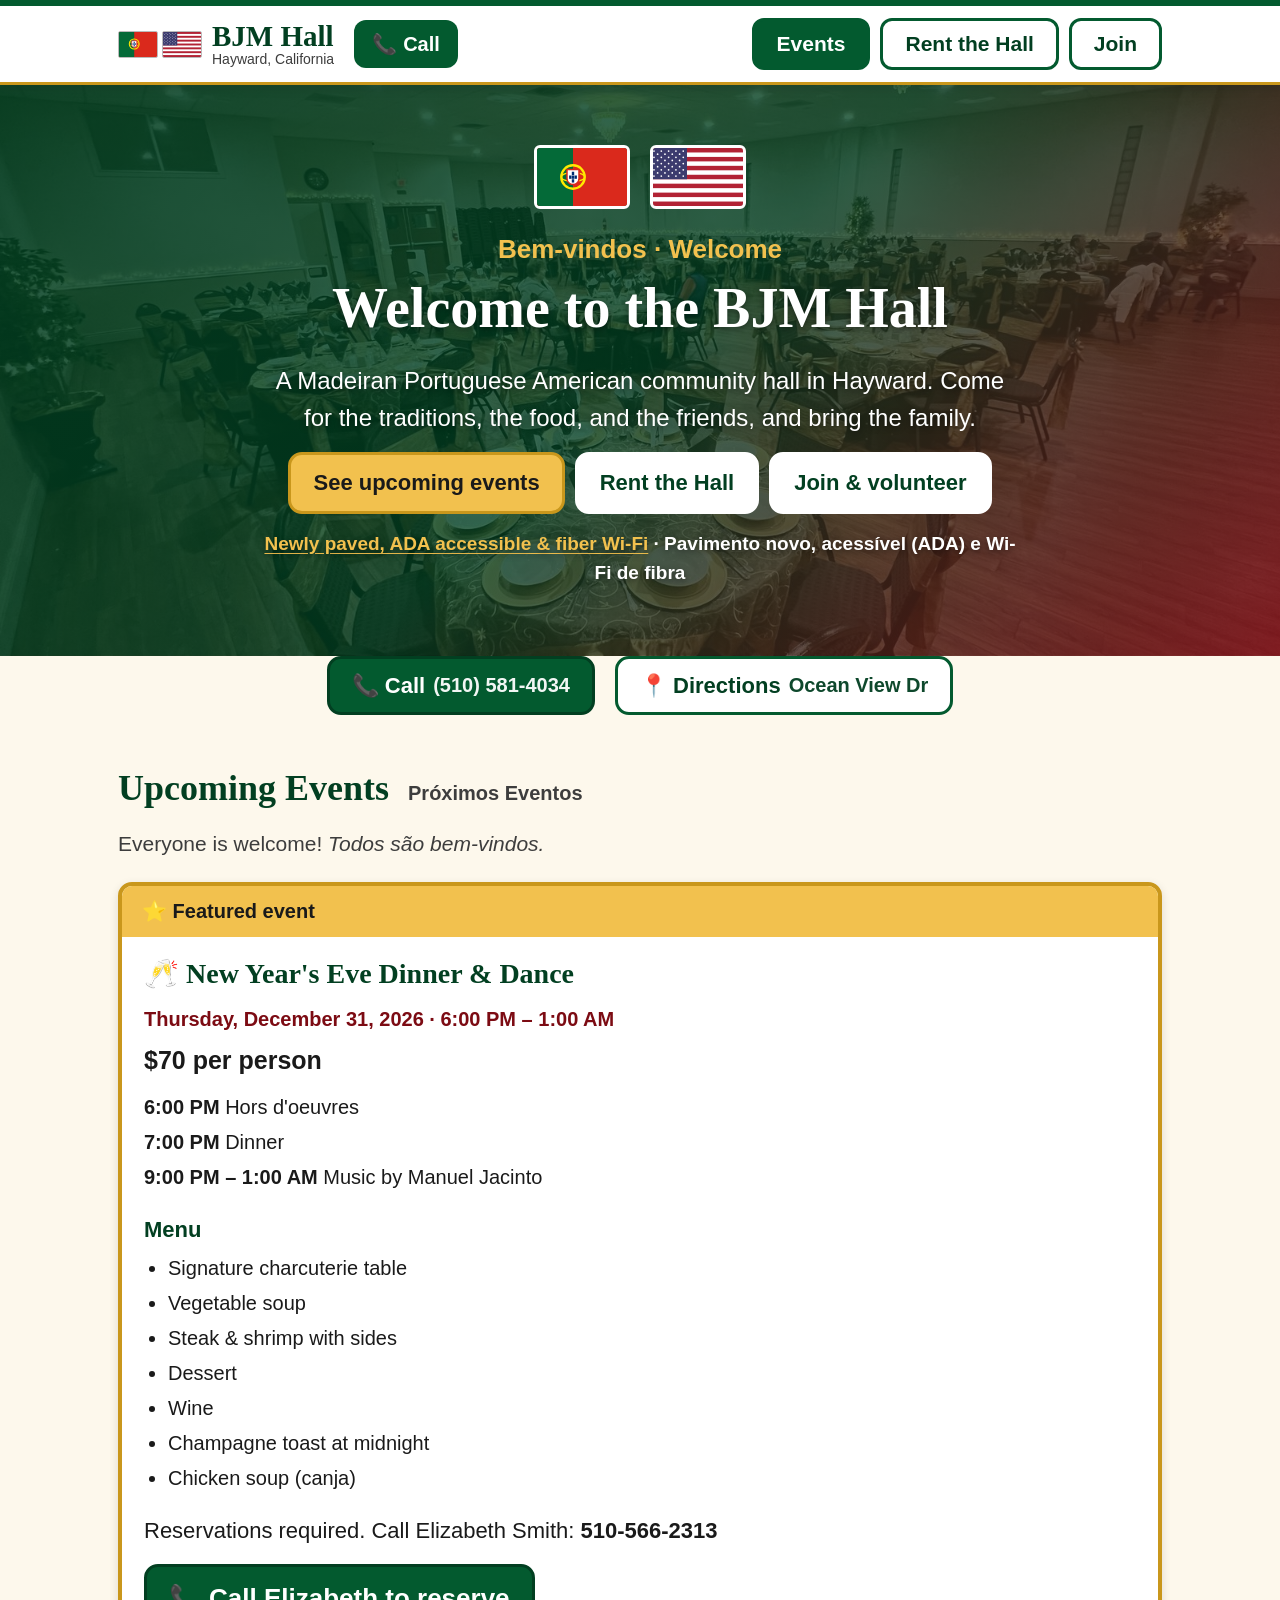
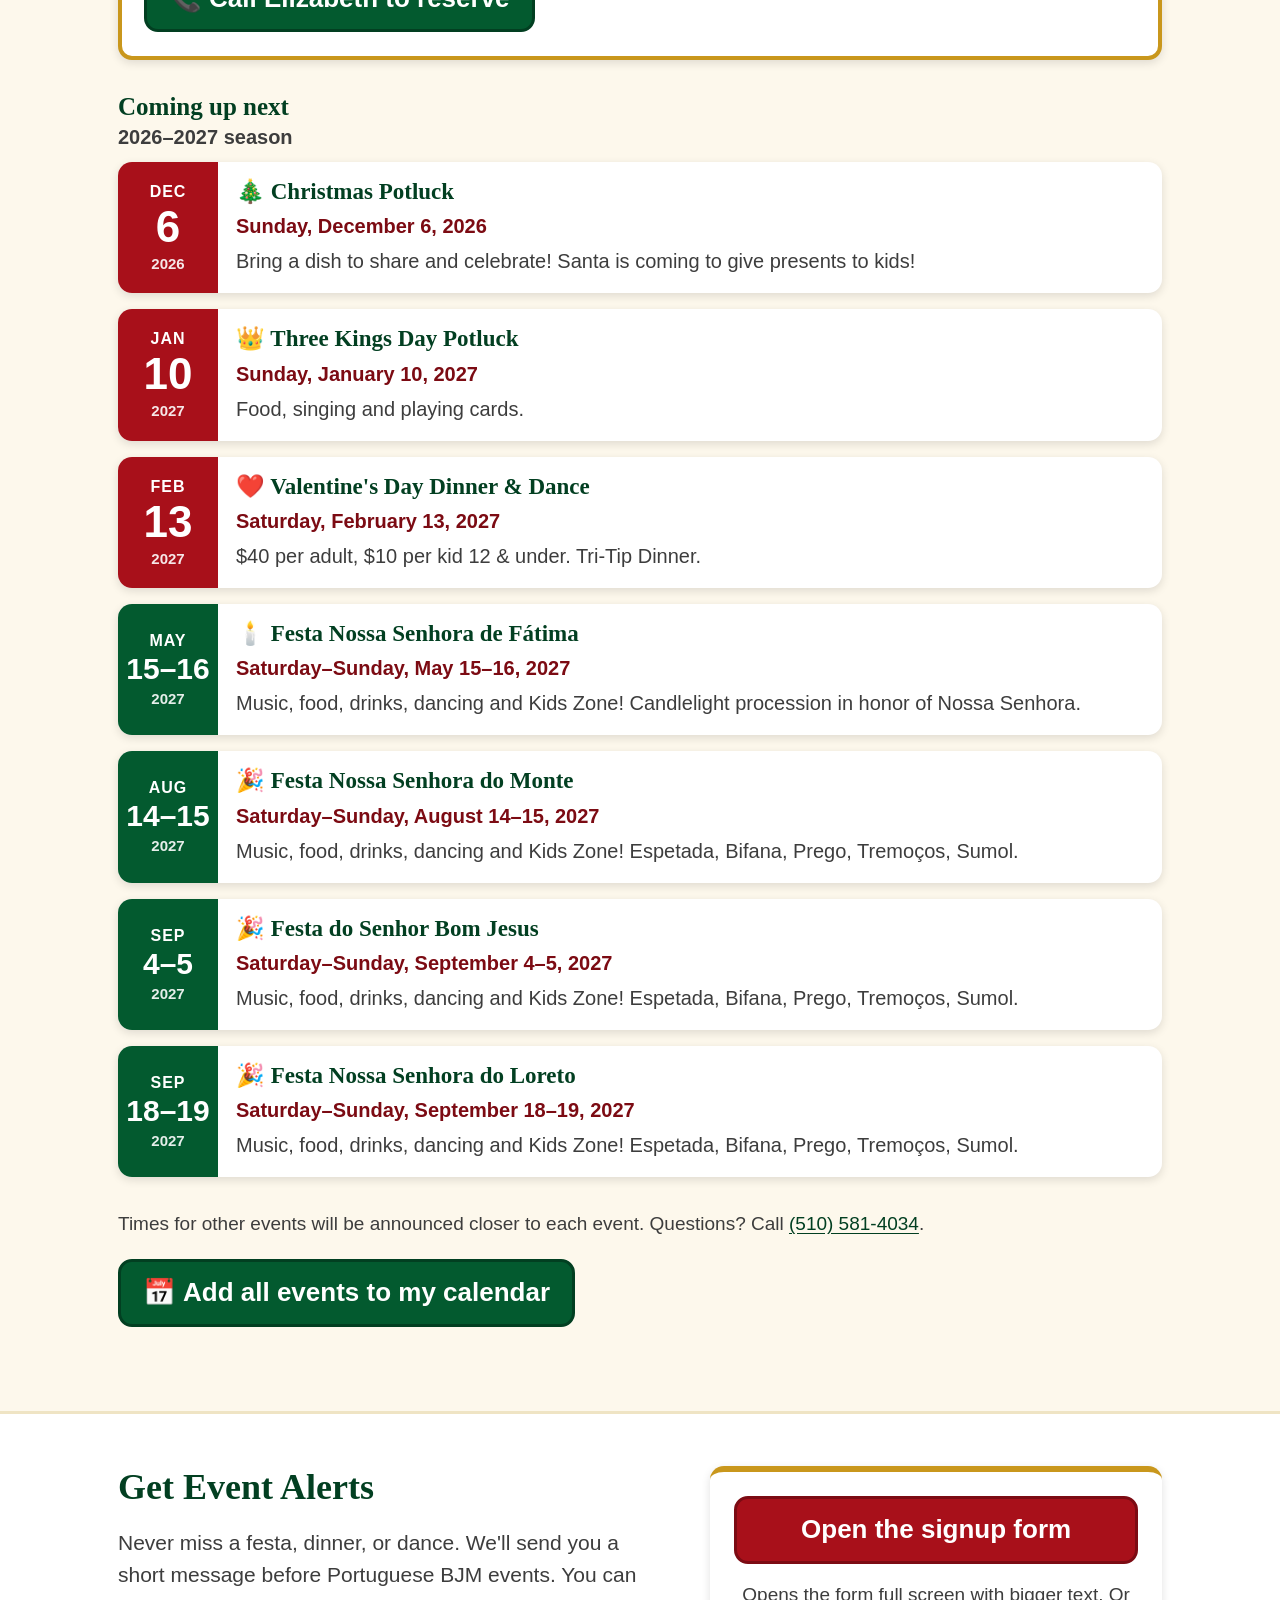
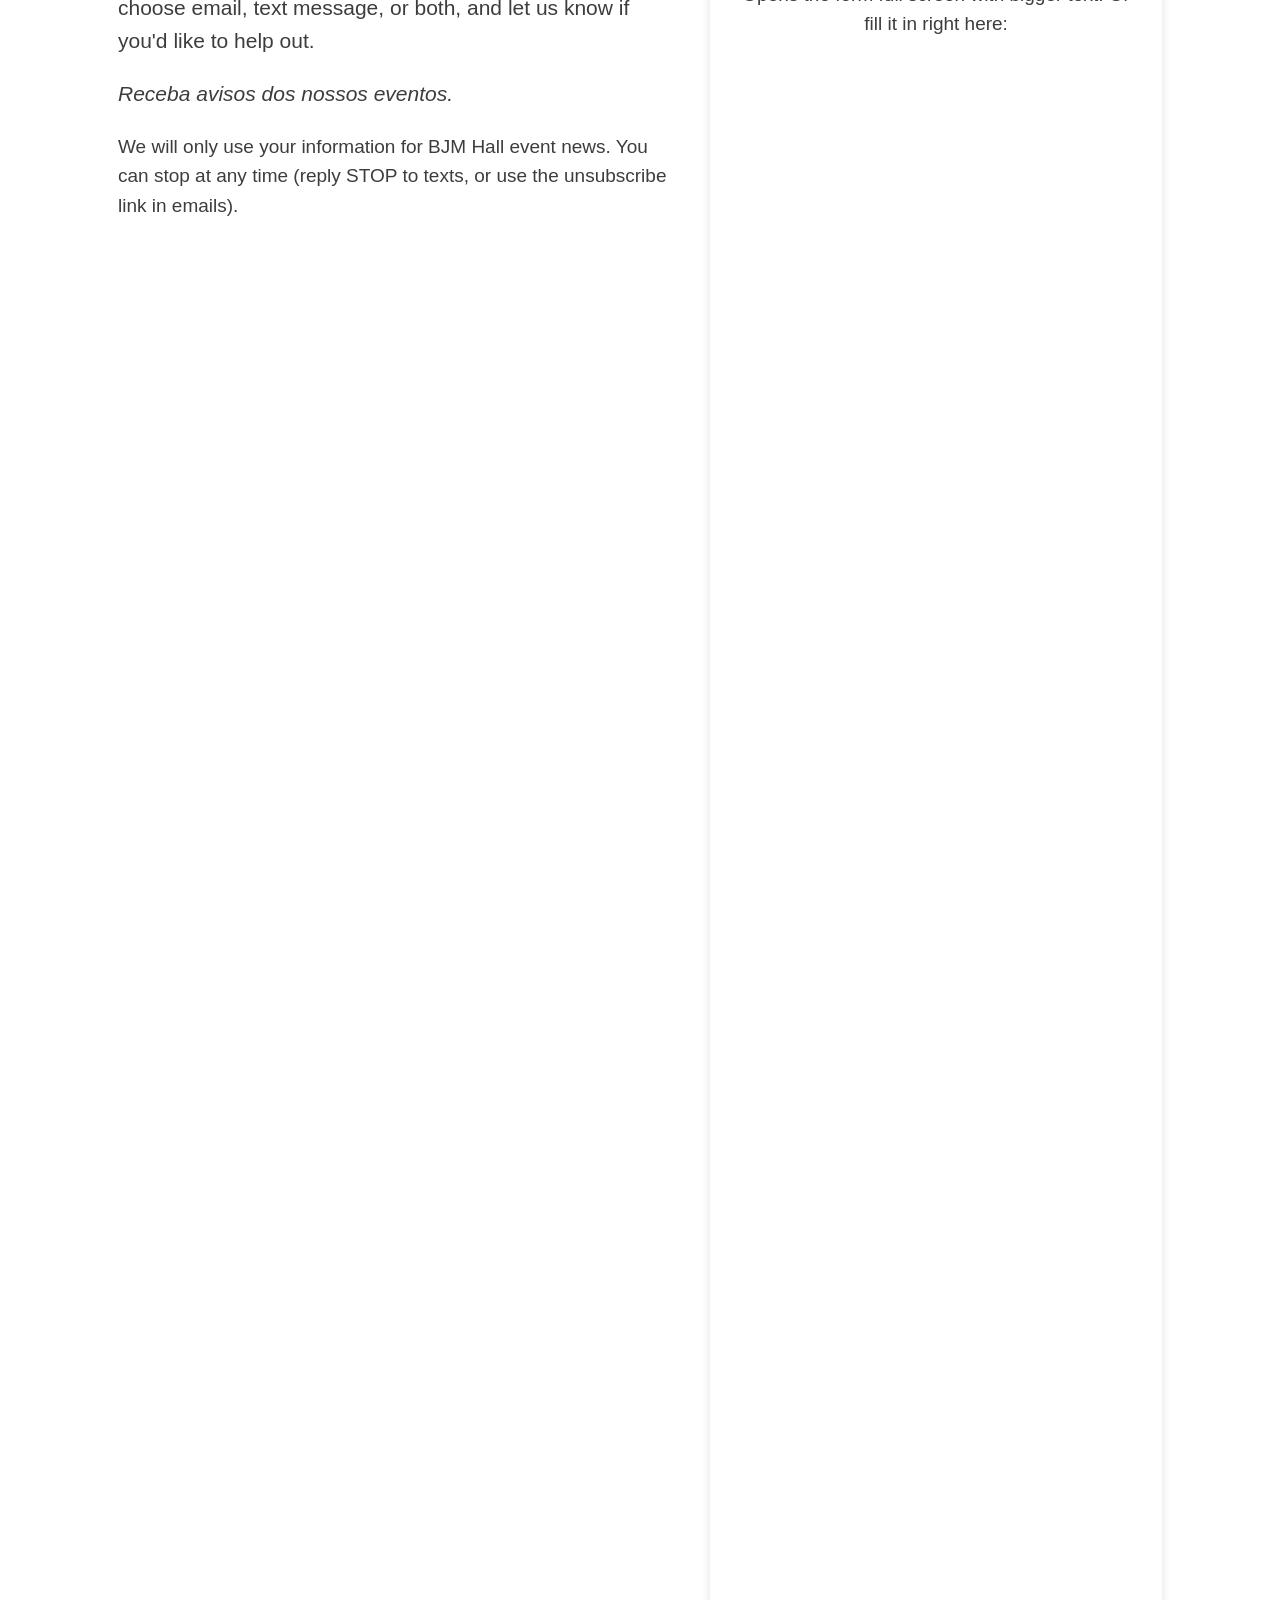
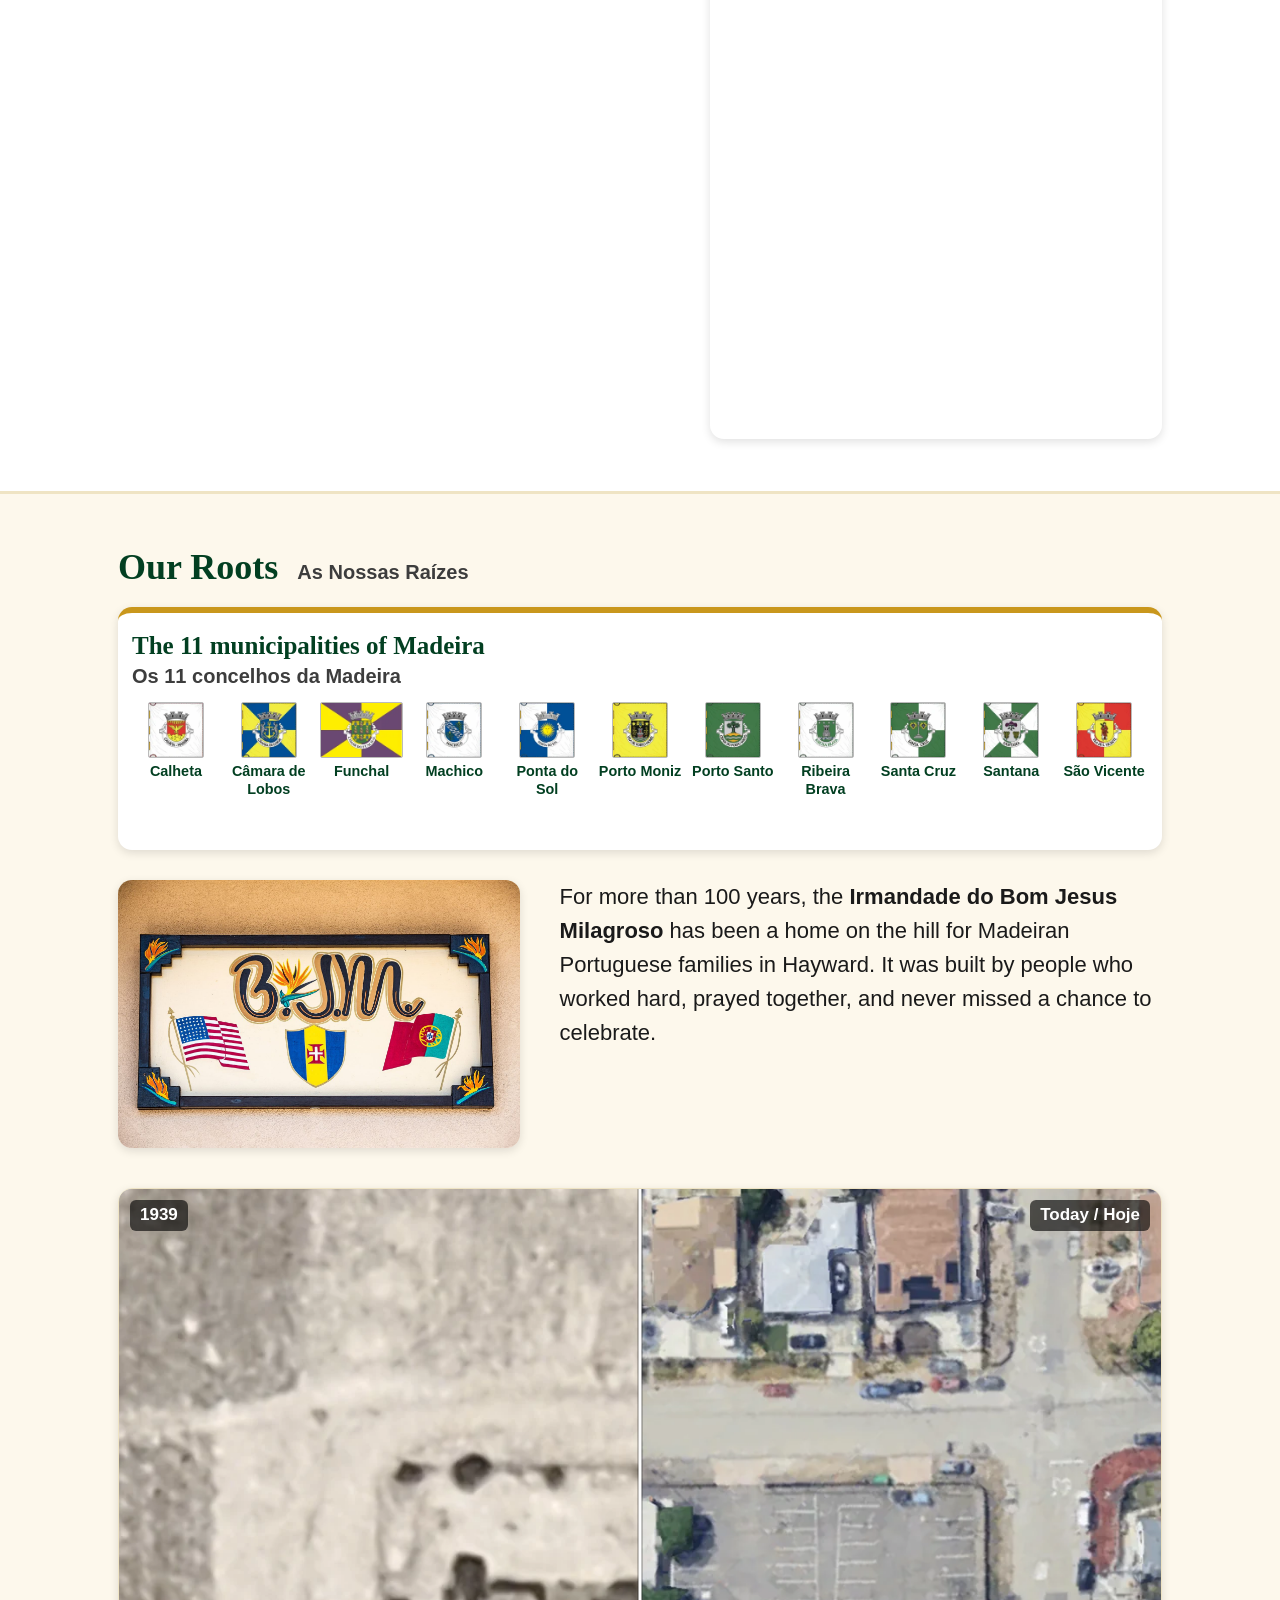
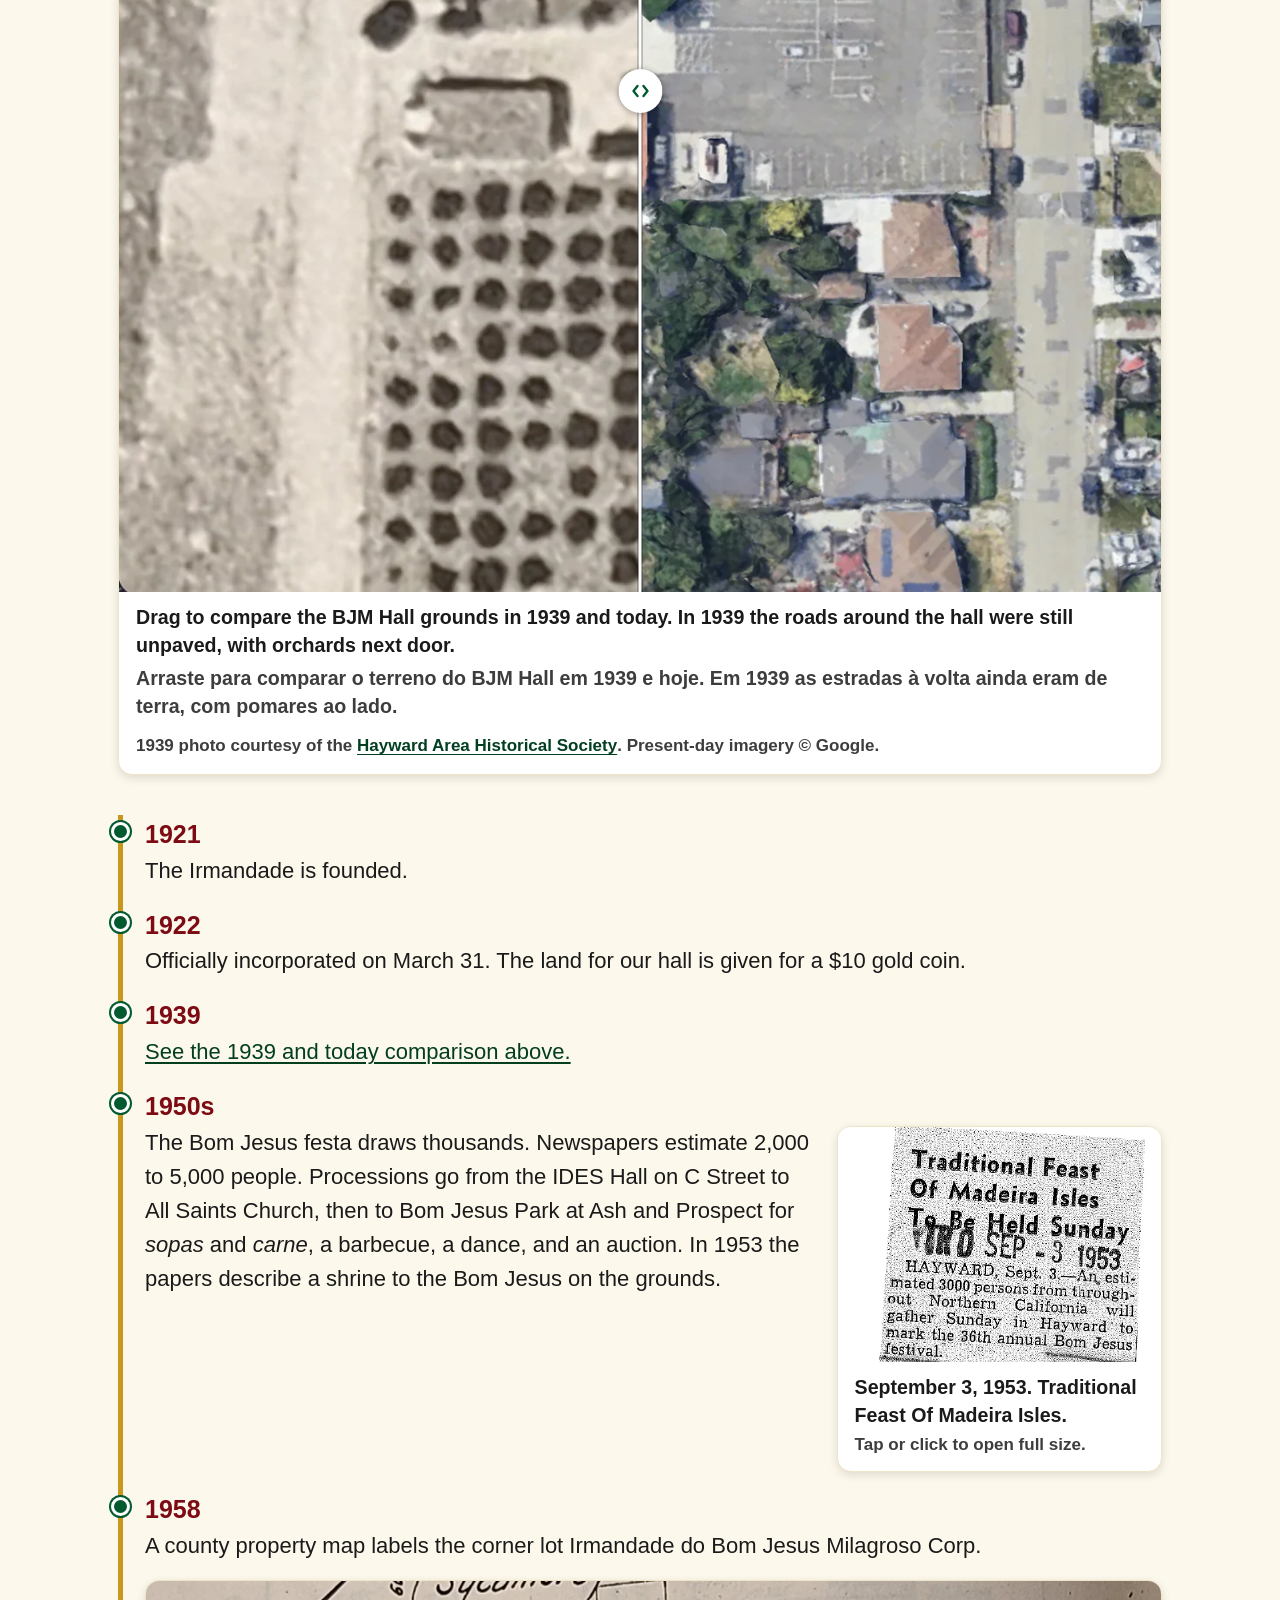
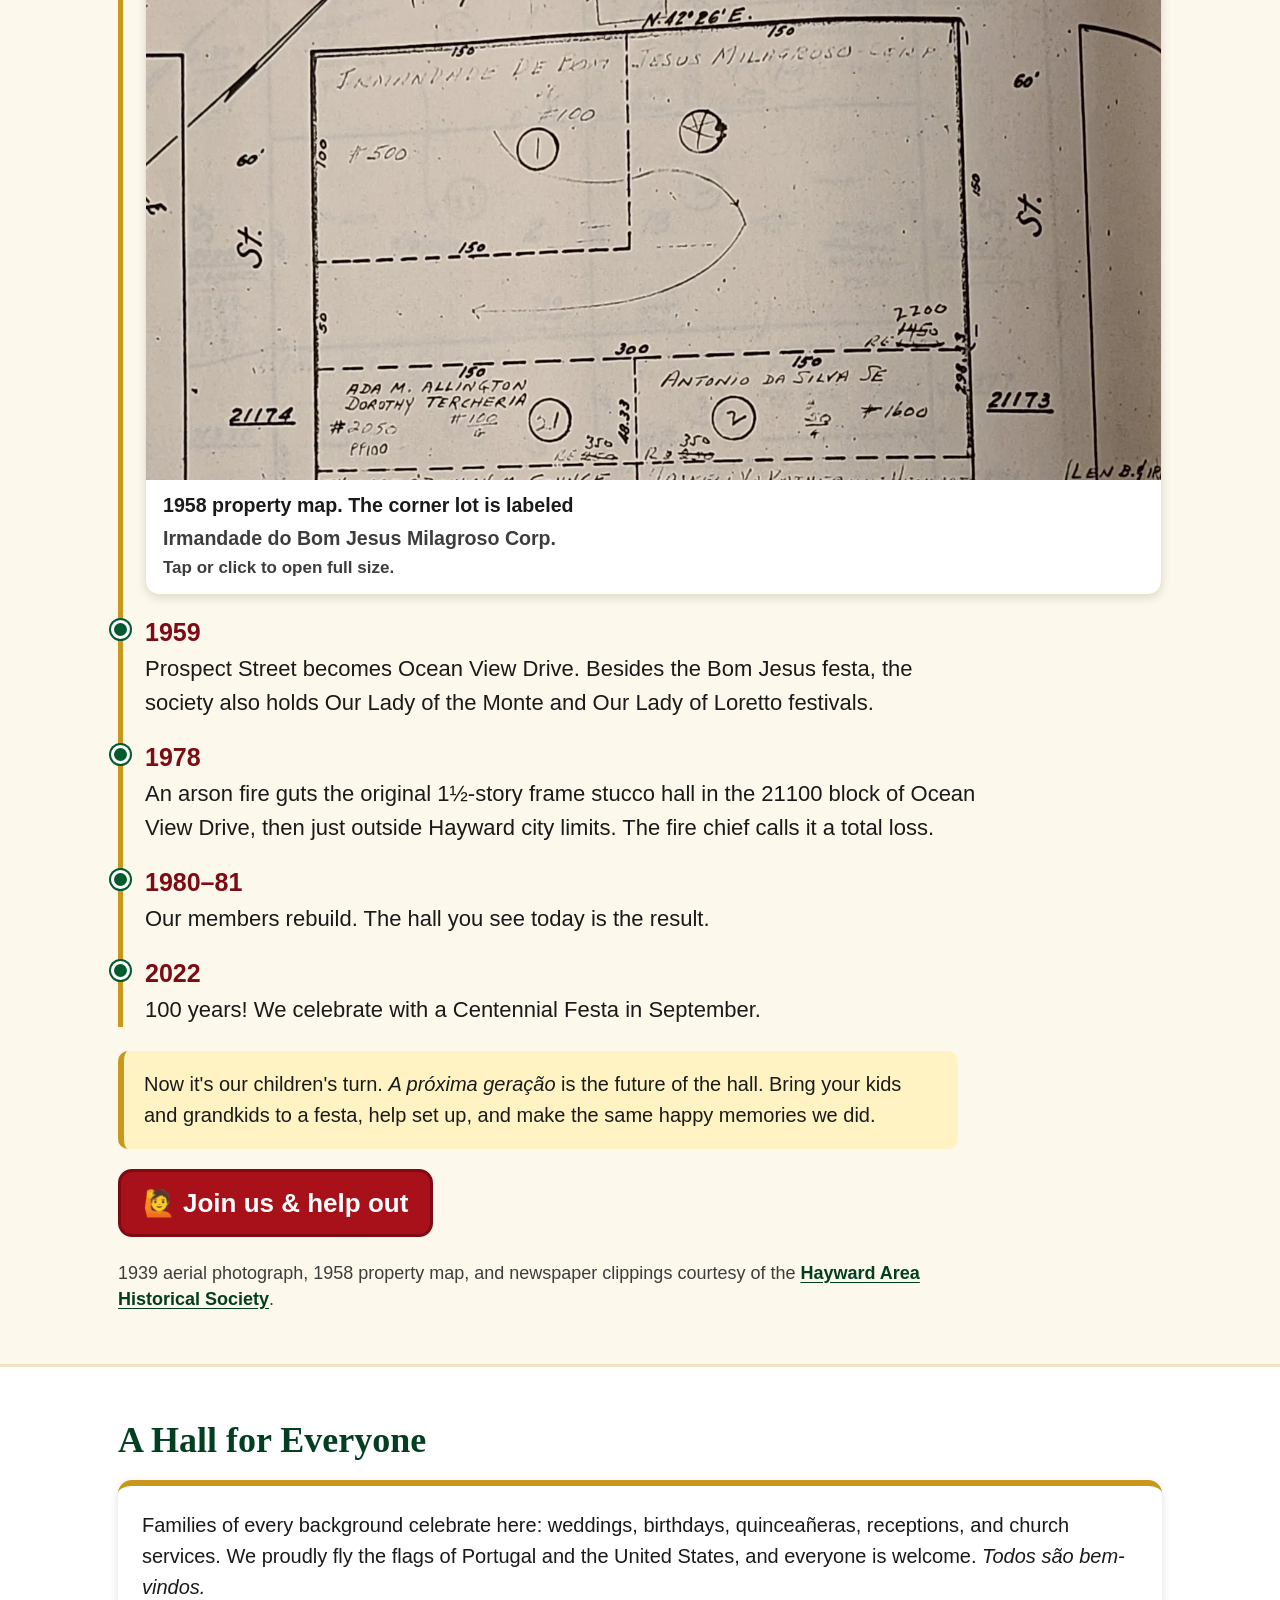
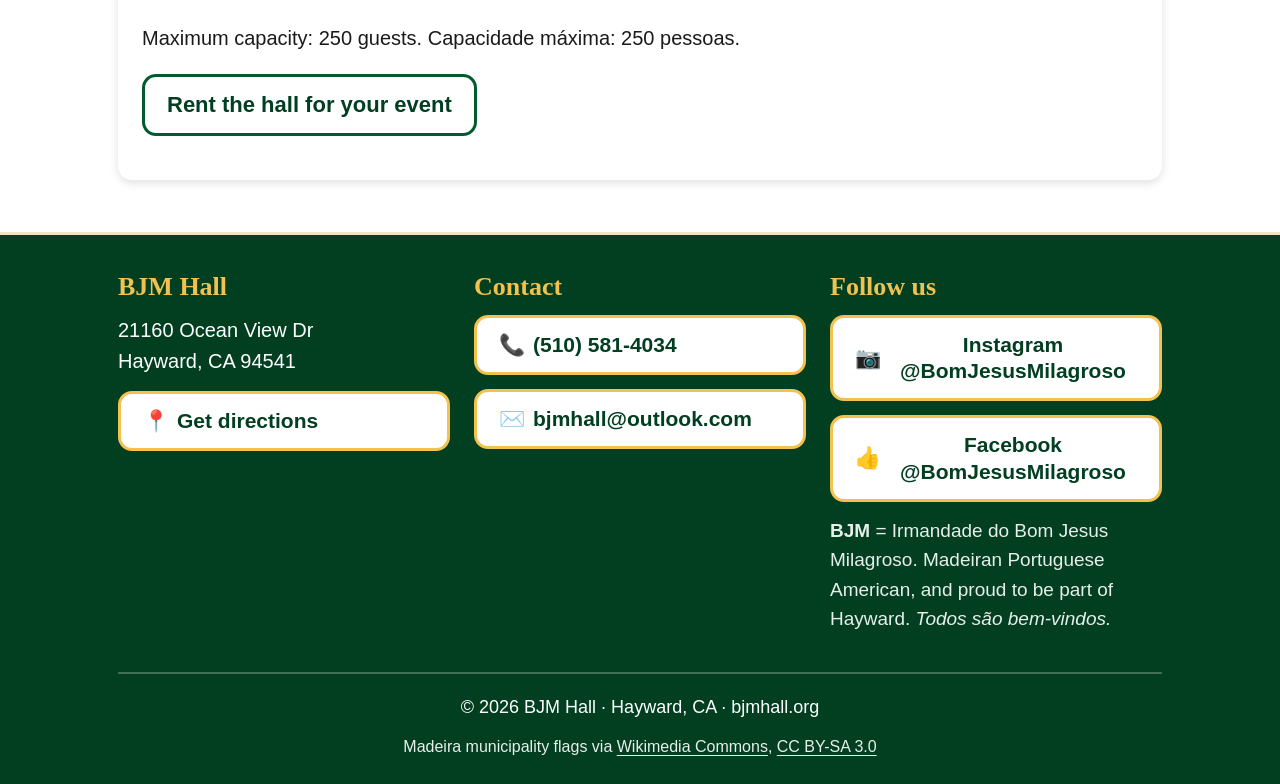
<file: index.html>
<!DOCTYPE html>
<html lang="en">
<head>
<meta charset="utf-8">
<meta name="viewport" content="width=device-width, initial-scale=1">
<title>BJM Hall – Hayward, CA | Portuguese Community Events</title>
<meta name="description" content="Portuguese community events at the BJM Hall in Hayward, California. Upcoming festas, dinners, and dances, plus event alerts.">
<link rel="canonical" href="https://bjmhall.org/">
<script>
  // Old home-page rental anchors now live on the rental page.
  (function () {
    var hash = window.location.hash;
    if (hash === "#rent" || hash === "#grounds" || hash === "#grounds-title" || hash === "#types" || hash === "#photos" || hash === "#details" || hash === "#availability" || hash === "#request" || hash === "#location") {
      window.location.replace("rent.html" + window.location.search + hash);
    }
  })();
</script>
<link rel="icon" href="images/flag-pt.svg" type="image/svg+xml">
<link rel="stylesheet" href="css/style.css">
</head>
<body>
<a class="skip-link" href="#main">Skip to main content</a>
<header class="site-header">
  <div class="header-inner">
    <div class="header-top">
      <a class="brand" href="index.html" aria-label="BJM Hall home">
        <span class="brand-flags"><img src="images/flag-pt.svg" alt="" width="36" height="24"><img src="images/flag-us.svg" alt="" width="36" height="24"></span>
        <span class="brand-name">BJM Hall<small>Hayward, California</small></span>
      </a>
      <a class="header-call" href="tel:+15105814034" aria-label="Call the BJM Hall at (510) 581-4034"><span aria-hidden="true">📞</span> Call</a>
    </div>
    <nav class="main-nav" aria-label="Main">
      <ul>
        <li><a href="index.html" aria-current="page">Events</a></li>
        <li><a href="rent.html">Rent the Hall</a></li>
        <li><a href="join/">Join</a></li>
      </ul>
    </nav>
  </div>
</header>
<main id="main">
  <section class="hero hero-photo" style="background-image:linear-gradient(135deg,rgba(2,63,33,.88) 0%,rgba(2,63,33,.78) 50%,rgba(124,11,19,.85) 100%),url('images/hall-01-main-hall.jpg')">
    <div class="container">
      <div class="hero-flags">
        <img src="images/flag-pt.svg" alt="Flag of Portugal">
        <img src="images/flag-us.svg" alt="Flag of the United States">
      </div>
      <p class="welcome"><span lang="pt">Bem-vindos</span> &middot; Welcome</p>
      <h1>Welcome to the BJM Hall</h1>
      <p class="lead">A Madeiran Portuguese American community hall in Hayward.<span class="lead-more"> Come for the traditions, the food, and the friends, and bring the family.</span></p>
      <div class="hero-actions">
        <a class="btn btn-gold" href="#events">See upcoming events</a>
        <a class="btn btn-secondary" href="rent.html">Rent the Hall</a>
        <a class="btn btn-secondary hero-extra" href="join/">Join &amp; volunteer</a>
      </div>
      <p class="hero-access"><a href="rent.html#grounds">Newly paved, ADA accessible &amp; fiber Wi-Fi</a> <span lang="pt">· Pavimento novo, acessível (ADA) e Wi-Fi de fibra</span></p>
    </div>
  </section>
  <div class="quick-actions container" aria-label="Call or get directions">
    <a class="btn btn-call btn-stack" href="tel:+15105814034"><span><span aria-hidden="true">📞</span> Call</span><small>(510) 581-4034</small></a>
    <a class="btn btn-secondary btn-stack" href="https://www.google.com/maps/dir/?api=1&amp;destination=21160+Ocean+View+Dr,+Hayward,+CA+94541"><span><span aria-hidden="true">📍</span> Directions</span><small>Ocean View Dr</small></a>
  </div>

  <section id="events">
    <div class="container">
      <h2>Upcoming Events <span class="h2-alt" lang="pt">Próximos Eventos</span></h2>
      <p class="section-intro">Everyone is welcome! <span lang="pt"><em>Todos são bem-vindos.</em></span></p>

      <article class="featured-event" aria-labelledby="nye-title">
        <p class="featured-tag">⭐ Featured event</p>
        <!-- FLYER IMAGE: save the web-optimized flyer as images/nye-2026-flyer.jpg, then uncomment:
        <img class="featured-img" src="images/nye-2026-flyer.jpg" alt="Flyer for the BJM Hall New Year's Eve Dinner &amp; Dance, December 31, 2026: hors d'oeuvres at 6 PM, dinner at 7 PM, music by Manuel Jacinto 9 PM to 1 AM, $70 per person. Call Elizabeth Smith at 510-566-2313 to reserve." width="800" height="1000" loading="lazy">
        -->
        <div class="featured-body">
          <h3 id="nye-title"><span aria-hidden="true">🥂</span> New Year's Eve Dinner &amp; Dance</h3>
          <p class="event-when">Thursday, December 31, 2026 · 6:00 PM – 1:00 AM</p>
          <p class="featured-price"><strong>$70 per person</strong></p>
          <ul class="featured-schedule">
            <li><strong>6:00 PM</strong> Hors d'oeuvres</li>
            <li><strong>7:00 PM</strong> Dinner</li>
            <li><strong>9:00 PM – 1:00 AM</strong> Music by Manuel Jacinto</li>
          </ul>
          <h4>Menu</h4>
          <ul class="featured-menu">
            <li>Signature charcuterie table</li>
            <li>Vegetable soup</li>
            <li>Steak &amp; shrimp with sides</li>
            <li>Dessert</li>
            <li>Wine</li>
            <li>Champagne toast at midnight</li>
            <li>Chicken soup (<span lang="pt">canja</span>)</li>
          </ul>
          <p class="featured-reserve">Reservations required. Call Elizabeth Smith: <strong>510-566-2313</strong></p>
          <a class="btn btn-call btn-huge" href="tel:+15105662313"><span aria-hidden="true">📞</span> Call Elizabeth to reserve</a>
        </div>
      </article>

      <h3>Coming up next <span class="h2-alt">2026–2027 season</span></h3>
      <ul class="event-list">
        <li class="event">
          <div class="event-date"><span class="month">DEC</span><span class="day">6</span><span class="year">2026</span></div>
          <div class="event-body">
            <h3><span aria-hidden="true">🎄</span> Christmas Potluck</h3>
            <p class="event-when">Sunday, December 6, 2026</p>
            <p>Bring a dish to share and celebrate! Santa is coming to give presents to kids!</p>
          </div>
        </li>
        <li class="event">
          <div class="event-date"><span class="month">JAN</span><span class="day">10</span><span class="year">2027</span></div>
          <div class="event-body">
            <h3><span aria-hidden="true">👑</span> Three Kings Day Potluck</h3>
            <p class="event-when">Sunday, January 10, 2027</p>
            <p>Food, singing and playing cards.</p>
          </div>
        </li>
        <li class="event">
          <div class="event-date"><span class="month">FEB</span><span class="day">13</span><span class="year">2027</span></div>
          <div class="event-body">
            <h3><span aria-hidden="true">❤️</span> Valentine&#x27;s Day Dinner &amp; Dance</h3>
            <p class="event-when">Saturday, February 13, 2027</p>
            <p>$40 per adult, $10 per kid 12 &amp; under. Tri-Tip Dinner.</p>
          </div>
        </li>
        <li class="event event-festa">
          <div class="event-date"><span class="month">MAY</span><span class="day day-range">15–16</span><span class="year">2027</span></div>
          <div class="event-body">
            <h3><span aria-hidden="true">🕯️</span> Festa Nossa Senhora de Fátima</h3>
            <p class="event-when">Saturday–Sunday, May 15–16, 2027</p>
            <p>Music, food, drinks, dancing and Kids Zone! Candlelight procession in honor of Nossa Senhora.</p>
          </div>
        </li>
        <li class="event event-festa">
          <div class="event-date"><span class="month">AUG</span><span class="day day-range">14–15</span><span class="year">2027</span></div>
          <div class="event-body">
            <h3><span aria-hidden="true">🎉</span> Festa Nossa Senhora do Monte</h3>
            <p class="event-when">Saturday–Sunday, August 14–15, 2027</p>
            <p>Music, food, drinks, dancing and Kids Zone! Espetada, Bifana, Prego, Tremoços, Sumol.</p>
          </div>
        </li>
        <li class="event event-festa">
          <div class="event-date"><span class="month">SEP</span><span class="day day-range">4–5</span><span class="year">2027</span></div>
          <div class="event-body">
            <h3><span aria-hidden="true">🎉</span> Festa do Senhor Bom Jesus</h3>
            <p class="event-when">Saturday–Sunday, September 4–5, 2027</p>
            <p>Music, food, drinks, dancing and Kids Zone! Espetada, Bifana, Prego, Tremoços, Sumol.</p>
          </div>
        </li>
        <li class="event event-festa">
          <div class="event-date"><span class="month">SEP</span><span class="day day-range">18–19</span><span class="year">2027</span></div>
          <div class="event-body">
            <h3><span aria-hidden="true">🎉</span> Festa Nossa Senhora do Loreto</h3>
            <p class="event-when">Saturday–Sunday, September 18–19, 2027</p>
            <p>Music, food, drinks, dancing and Kids Zone! Espetada, Bifana, Prego, Tremoços, Sumol.</p>
          </div>
        </li>
      </ul>
      <p class="small-print">Times for other events will be announced closer to each event. Questions? Call <a href="tel:+15105814034">(510) 581-4034</a>.</p>
      <div class="event-actions">
        <a class="btn btn-call btn-huge" href="events.ics" download="bjmhall-events-2026-2027.ics"><span aria-hidden="true">📅</span> Add all events to my calendar</a>
        <!-- FLYER: add images/bjm-events-flyer-2026-2027.jpg, then uncomment this button.
        <a class="btn btn-secondary btn-huge" href="images/bjm-events-flyer-2026-2027.jpg"><span aria-hidden="true">🖼️</span> See the full flyer</a>
        -->
      </div>
    </div>
  </section>

  <section id="signup" class="section-alt">
    <div class="container two-col">
      <div>
        <h2>Get Event Alerts</h2>
        <p class="section-intro">Never miss a festa, dinner, or dance. We'll send you a short message before Portuguese BJM events. You can choose email, text message, or both, and let us know if you'd like to help out.</p>
        <p class="section-intro" lang="pt"><em>Receba avisos dos nossos eventos.</em></p>
        <p class="small-print">We will only use your information for BJM Hall event news. You can stop at any time (reply STOP to texts, or use the unsubscribe link in emails).</p>
      </div>
      <div class="card">
        <!-- MICROSOFT FORMS EMBED (Join): see README > FORMS-SETUP. The button below is the fallback link to the same form. -->
        <div class="form-embed">
          <a class="btn btn-primary btn-huge" href="https://forms.cloud.microsoft/Pages/ResponsePage.aspx?id=DQSIkWdsW0yxEjajBLZtrQAAAAAAAAAAAANAATeEOQFUOU02TlFFQjRBWkc4U1RZVFo4VkIzN0M1Qy4u" target="_blank" rel="noopener">Open the signup form</a>
          <p class="small-print form-embed-help">Opens the form full screen with bigger text. Or fill it in right here:</p>
          <iframe class="form-join" src="https://forms.cloud.microsoft/Pages/ResponsePage.aspx?id=DQSIkWdsW0yxEjajBLZtrQAAAAAAAAAAAANAATeEOQFUOU02TlFFQjRBWkc4U1RZVFo4VkIzN0M1Qy4u&amp;embed=true" title="BJM Hall signup: event updates and volunteering" loading="lazy" allowfullscreen></iframe>
        </div>
      </div>
    </div>
  </section>

  <section>
    <div class="container">
      <h2 id="roots">Our Roots <span class="h2-alt" lang="pt">As Nossas Raízes</span></h2>
      <!--
        The 11 municipal flags of Madeira, optimized for the web from Wikimedia Commons (CC BY-SA 3.0).
        Square flags are the flag field of Sérgio Horta's ceremonial drawings. Funchal is rasterized from
        Flag of Funchal.svg (coat of arms by Sérgio Horta; SVG by Hurfer). Calheta is Calheta (Madeira),
        not Calheta on São Jorge in the Azores. Porto Santo is the municipal flag, not the freguesia flag.
        Calheta: https://commons.wikimedia.org/wiki/File:Pt-clt1.png
        Câmara de Lobos: https://commons.wikimedia.org/wiki/File:Pt-cmt3.png
        Funchal: https://commons.wikimedia.org/wiki/File:Flag_of_Funchal.svg
        Machico: https://commons.wikimedia.org/wiki/File:Pt-mch3.png
        Ponta do Sol: https://commons.wikimedia.org/wiki/File:Pt-pts1.png
        Porto Moniz: https://commons.wikimedia.org/wiki/File:Pt-pmz1.png
        Porto Santo: https://commons.wikimedia.org/wiki/File:Pt-pst3.png
        Ribeira Brava: https://commons.wikimedia.org/wiki/File:Pt-rbr1.png
        Santa Cruz (Madeira): https://commons.wikimedia.org/wiki/File:Pt-scr1.png
        Santana (Madeira): https://commons.wikimedia.org/wiki/File:Pt-stn3.png
        São Vicente (Madeira): https://commons.wikimedia.org/wiki/File:Pt-svc1.png
      -->
      <div class="muni-flags">
        <h3 id="muni-flags-title">The 11 municipalities of Madeira <span class="h2-alt" lang="pt">Os 11 concelhos da Madeira</span></h3>
        <ul class="muni-flag-list">
          <li tabindex="0">
            <img src="images/flags/calheta.webp" width="128" height="128" alt="Flag of Calheta, Madeira: white with a red shield and a gold Holy Spirit dove" loading="lazy">
            <span class="muni-name" lang="pt">Calheta</span>
            <span class="muni-note" role="tooltip">White with a red shield and a gold Holy Spirit dove.</span>
          </li>
          <li tabindex="0">
            <img src="images/flags/camara-de-lobos.webp" width="128" height="128" alt="Flag of Câmara de Lobos, Madeira: an anchor between two monk seals, the lobos the town is named for" loading="lazy">
            <span class="muni-name" lang="pt">Câmara de Lobos</span>
            <span class="muni-note" role="tooltip">Anchor between two monk seals, the 'lobos' the town is named for.</span>
          </li>
          <li tabindex="0">
            <img src="images/flags/funchal.webp" width="192" height="128" alt="Flag of Funchal, Madeira: five sugar loaves and grape clusters" loading="lazy">
            <span class="muni-name" lang="pt">Funchal</span>
            <span class="muni-note" role="tooltip">Five sugar loaves and grape clusters.</span>
          </li>
          <li tabindex="0">
            <img src="images/flags/machico.webp" width="128" height="128" alt="Flag of Machico, Madeira: green sugar canes on a blue shield" loading="lazy">
            <span class="muni-name" lang="pt">Machico</span>
            <span class="muni-note" role="tooltip">Green sugar canes on a blue shield.</span>
          </li>
          <li tabindex="0">
            <img src="images/flags/ponta-do-sol.webp" width="128" height="128" alt="Flag of Ponta do Sol, Madeira: a gold sun" loading="lazy">
            <span class="muni-name" lang="pt">Ponta do Sol</span>
            <span class="muni-note" role="tooltip">A gold sun.</span>
          </li>
          <li tabindex="0">
            <img src="images/flags/porto-moniz.webp" width="128" height="128" alt="Flag of Porto Moniz, Madeira: a tower with sugar canes and grapes" loading="lazy">
            <span class="muni-name" lang="pt">Porto Moniz</span>
            <span class="muni-note" role="tooltip">A tower with sugar canes and grapes.</span>
          </li>
          <li tabindex="0">
            <img src="images/flags/porto-santo.webp" width="128" height="128" alt="Flag of Porto Santo, Madeira: a dragon tree" loading="lazy">
            <span class="muni-name" lang="pt">Porto Santo</span>
            <span class="muni-note" role="tooltip">A dragon tree.</span>
          </li>
          <li tabindex="0">
            <img src="images/flags/ribeira-brava.webp" width="128" height="128" alt="Flag of Ribeira Brava, Madeira: a tower above the waves" loading="lazy">
            <span class="muni-name" lang="pt">Ribeira Brava</span>
            <span class="muni-note" role="tooltip">A tower above the waves.</span>
          </li>
          <li tabindex="0">
            <img src="images/flags/santa-cruz.webp" width="128" height="128" alt="Flag of Santa Cruz, Madeira: a green cross with grapes" loading="lazy">
            <span class="muni-name" lang="pt">Santa Cruz</span>
            <span class="muni-note" role="tooltip">A green cross with grapes.</span>
          </li>
          <li tabindex="0">
            <img src="images/flags/santana.webp" width="128" height="128" alt="Flag of Santana, Madeira: a hydrangea with ears of corn" loading="lazy">
            <span class="muni-name" lang="pt">Santana</span>
            <span class="muni-note" role="tooltip">A hydrangea with ears of corn.</span>
          </li>
          <li tabindex="0">
            <img src="images/flags/sao-vicente.webp" width="128" height="128" alt="Flag of São Vicente, Madeira: St. Vincent holding a palm" loading="lazy">
            <span class="muni-name" lang="pt">São Vicente</span>
            <span class="muni-note" role="tooltip">St. Vincent holding a palm.</span>
          </li>
        </ul>
      </div>
      <div class="roots">
        <img class="roots-img" src="images/hall-19-bjm-sign.jpg" alt="The BJM sign with the flags of the United States, Madeira, and Portugal" loading="lazy" width="800" height="533">
        <div class="roots-text">
          <p>For more than 100 years, the <strong lang="pt">Irmandade do Bom Jesus Milagroso</strong> has been a home on the hill for Madeiran Portuguese families in Hayward. It was built by people who worked hard, prayed together, and never missed a chance to celebrate.</p>
        </div>
        <figure class="history-figure history-lead" id="compare-1939">
          <div class="compare-frame" style="--pos:50%">
            <img class="compare-today" src="images/history/compare-today.webp" srcset="images/history/compare-today-800.webp 800w, images/history/compare-today.webp 1200w" sizes="(min-width: 768px) 1056px, 100vw" width="1200" height="1156" alt="Present-day aerial of the BJM Hall block. The hall and its parking lot sit between the streets on the top, left, and right." decoding="async">
            <img class="compare-then" src="images/history/compare-1939.webp" srcset="images/history/compare-1939-800.webp 800w, images/history/compare-1939.webp 1200w" sizes="(min-width: 768px) 1056px, 100vw" width="1200" height="1156" alt="1939 aerial close-up of the same grounds. The roads are unpaved and an orchard stands next door." decoding="async">
            <span class="compare-label compare-label-then">1939</span>
            <span class="compare-label compare-label-now">Today / <span lang="pt">Hoje</span></span>
            <span class="compare-handle" aria-hidden="true"></span>
            <label class="visually-hidden" for="compare-range">Drag to compare the BJM Hall grounds in 1939 and today</label>
            <input id="compare-range" class="compare-range" type="range" min="0" max="100" value="50" step="1">
          </div>
          <figcaption>Drag to compare the BJM Hall grounds in 1939 and today. In 1939 the roads around the hall were still unpaved, with orchards next door. <span lang="pt">Arraste para comparar o terreno do BJM Hall em 1939 e hoje. Em 1939 as estradas à volta ainda eram de terra, com pomares ao lado.</span></figcaption>
          <p class="compare-credit">1939 photo courtesy of the <a href="https://www.haywardareahistory.org/" target="_blank" rel="noopener">Hayward Area Historical Society</a>. Present-day imagery © Google.</p>
        </figure>
        <div class="roots-history">
          <ol class="timeline">
            <li><span class="tl-year">1921</span> <p class="tl-prose">The Irmandade is founded.</p></li>
            <li><span class="tl-year">1922</span> <p class="tl-prose">Officially incorporated on March 31. The land for our hall is given for a $10 gold coin.</p></li>
            <li><span class="tl-year">1939</span> <p class="tl-prose"><a href="#compare-1939">See the 1939 and today comparison above.</a></p></li>
            <li>
              <span class="tl-year">1950s</span>
              <div class="tl-split">
                <p class="tl-prose">The Bom Jesus festa draws thousands. Newspapers estimate 2,000 to 5,000 people. Processions go from the IDES Hall on C Street to All Saints Church, then to Bom Jesus Park at Ash and Prospect for <em lang="pt">sopas</em> and <em lang="pt">carne</em>, a barbecue, a dance, and an auction. In 1953 the papers describe a shrine to the Bom Jesus on the grounds.</p>
                <figure class="history-figure history-clip">
                  <a href="images/history/1953-09-03-feast-of-madeira.webp">
                    <img src="images/history/1953-09-03-feast-of-madeira.webp" width="484" height="352" alt="Newspaper clipping dated September 3, 1953, headlined Traditional Feast Of Madeira Isles To Be Held Sunday. The opening lines say an estimated 3,000 people will gather in Hayward for the 36th annual Bom Jesus festival." loading="lazy" decoding="async">
                    <span class="visually-hidden">Opens full size.</span>
                  </a>
                  <figcaption>September 3, 1953. Traditional Feast Of Madeira Isles. <span class="history-zoom">Tap or click to open full size.</span></figcaption>
                </figure>
              </div>
            </li>
            <li>
              <span class="tl-year">1958</span>
              <p class="tl-prose">A county property map labels the corner lot <span lang="pt">Irmandade do Bom Jesus Milagroso&nbsp;Corp.</span></p>
              <figure class="history-figure history-map">
                <a href="images/history/1958-plat-hall-lot.webp">
                  <img src="images/history/1958-plat-hall-lot.webp" width="1400" height="688" alt="1958 county property map close-up. The corner lot is lettered Irmandade do Bom Jesus Milagroso Corp., with Sycamore along the top." loading="lazy" decoding="async">
                  <span class="visually-hidden">Opens full size.</span>
                </a>
                <figcaption>1958 property map. The corner lot is labeled <span lang="pt">Irmandade do Bom Jesus Milagroso Corp.</span> <span class="history-zoom">Tap or click to open full size.</span></figcaption>
              </figure>
            </li>
            <li><span class="tl-year">1959</span> <p class="tl-prose">Prospect Street becomes Ocean View Drive. Besides the Bom Jesus festa, the society also holds Our Lady of the Monte and Our Lady of Loretto festivals.</p></li>
            <li><span class="tl-year">1978</span> <p class="tl-prose">An arson fire guts the original 1½-story frame stucco hall in the 21100 block of Ocean View Drive, then just outside Hayward city limits. The fire chief calls it a total loss.</p></li>
            <li><span class="tl-year">1980–81</span> <p class="tl-prose">Our members rebuild. The hall you see today is the result.</p></li>
            <li><span class="tl-year">2022</span> <p class="tl-prose">100 years! We celebrate with a Centennial Festa in September.</p></li>
          </ol>
          <p class="roots-invite">Now it's our children's turn. <em lang="pt">A próxima geração</em> is the future of the hall. Bring your kids and grandkids to a festa, help set up, and make the same happy memories we did.</p>
          <a class="btn btn-primary btn-huge" href="join/"><span aria-hidden="true">🙋</span> Join us &amp; help out</a>
          <p class="history-credit">1939 aerial photograph, 1958 property map, and newspaper clippings courtesy of the <a href="https://www.haywardareahistory.org/" target="_blank" rel="noopener">Hayward Area Historical Society</a>.</p>
        </div>
      </div>
    </div>
  </section>

  <section class="section-alt">
    <div class="container">
      <h2>A Hall for Everyone</h2>
      <div class="card">
        <p>Families of every background celebrate here: weddings, birthdays, quinceañeras, receptions, and church services. We proudly fly the flags of Portugal and the United States, and everyone is welcome. <span lang="pt"><em>Todos são bem-vindos.</em></span></p>
        <p>Maximum capacity: 250 guests. <span lang="pt">Capacidade máxima: 250 pessoas.</span></p>
        <p><a class="btn btn-secondary" href="rent.html">Rent the hall for your event</a></p>
      </div>
    </div>
  </section>
</main>
<footer class="site-footer">
  <div class="container">
    <div class="footer-grid">
      <div>
        <h2>BJM Hall</h2>
        <p>21160 Ocean View Dr<br>Hayward, CA 94541</p>
        <p><a class="btn btn-footer" href="https://www.google.com/maps/dir/?api=1&amp;destination=21160+Ocean+View+Dr,+Hayward,+CA+94541"><span aria-hidden="true">📍</span> Get directions</a></p>
      </div>
      <div>
        <h2>Contact</h2>
        <p><a class="btn btn-footer" href="tel:+15105814034"><span aria-hidden="true">📞</span> (510) 581-4034</a></p>
        <p><a class="btn btn-footer" href="mailto:bjmhall@outlook.com"><span aria-hidden="true">✉️</span> bjmhall@outlook.com</a></p>
      </div>
      <div>
        <h2>Follow us</h2>
        <p><a class="btn btn-footer" href="https://www.instagram.com/bomjesusmilagroso" target="_blank" rel="noopener"><span aria-hidden="true">📷</span> Instagram @BomJesusMilagroso</a></p>
        <p><a class="btn btn-footer" href="https://www.facebook.com/BomJesusMilagroso" target="_blank" rel="noopener"><span aria-hidden="true">👍</span> Facebook @BomJesusMilagroso</a></p>
        <p class="small-print footer-note"><strong>BJM</strong> = <span lang="pt">Irmandade do Bom Jesus Milagroso</span>. Madeiran Portuguese American, and proud to be part of Hayward. <em lang="pt">Todos são bem-vindos.</em></p>
      </div>
    </div>
    <div class="footer-bottom">
      <p>&copy; <span id="year">2026</span> BJM Hall &middot; Hayward, CA &middot; bjmhall.org</p>
      <p class="footer-attrib">Madeira municipality flags via <a href="https://commons.wikimedia.org/" target="_blank" rel="noopener">Wikimedia Commons</a>, <a href="https://creativecommons.org/licenses/by-sa/3.0/" target="_blank" rel="noopener">CC BY-SA 3.0</a></p>
    </div>
  </div>
</footer>
<script src="js/compare-slider.js"></script>
</body></html>
</file>
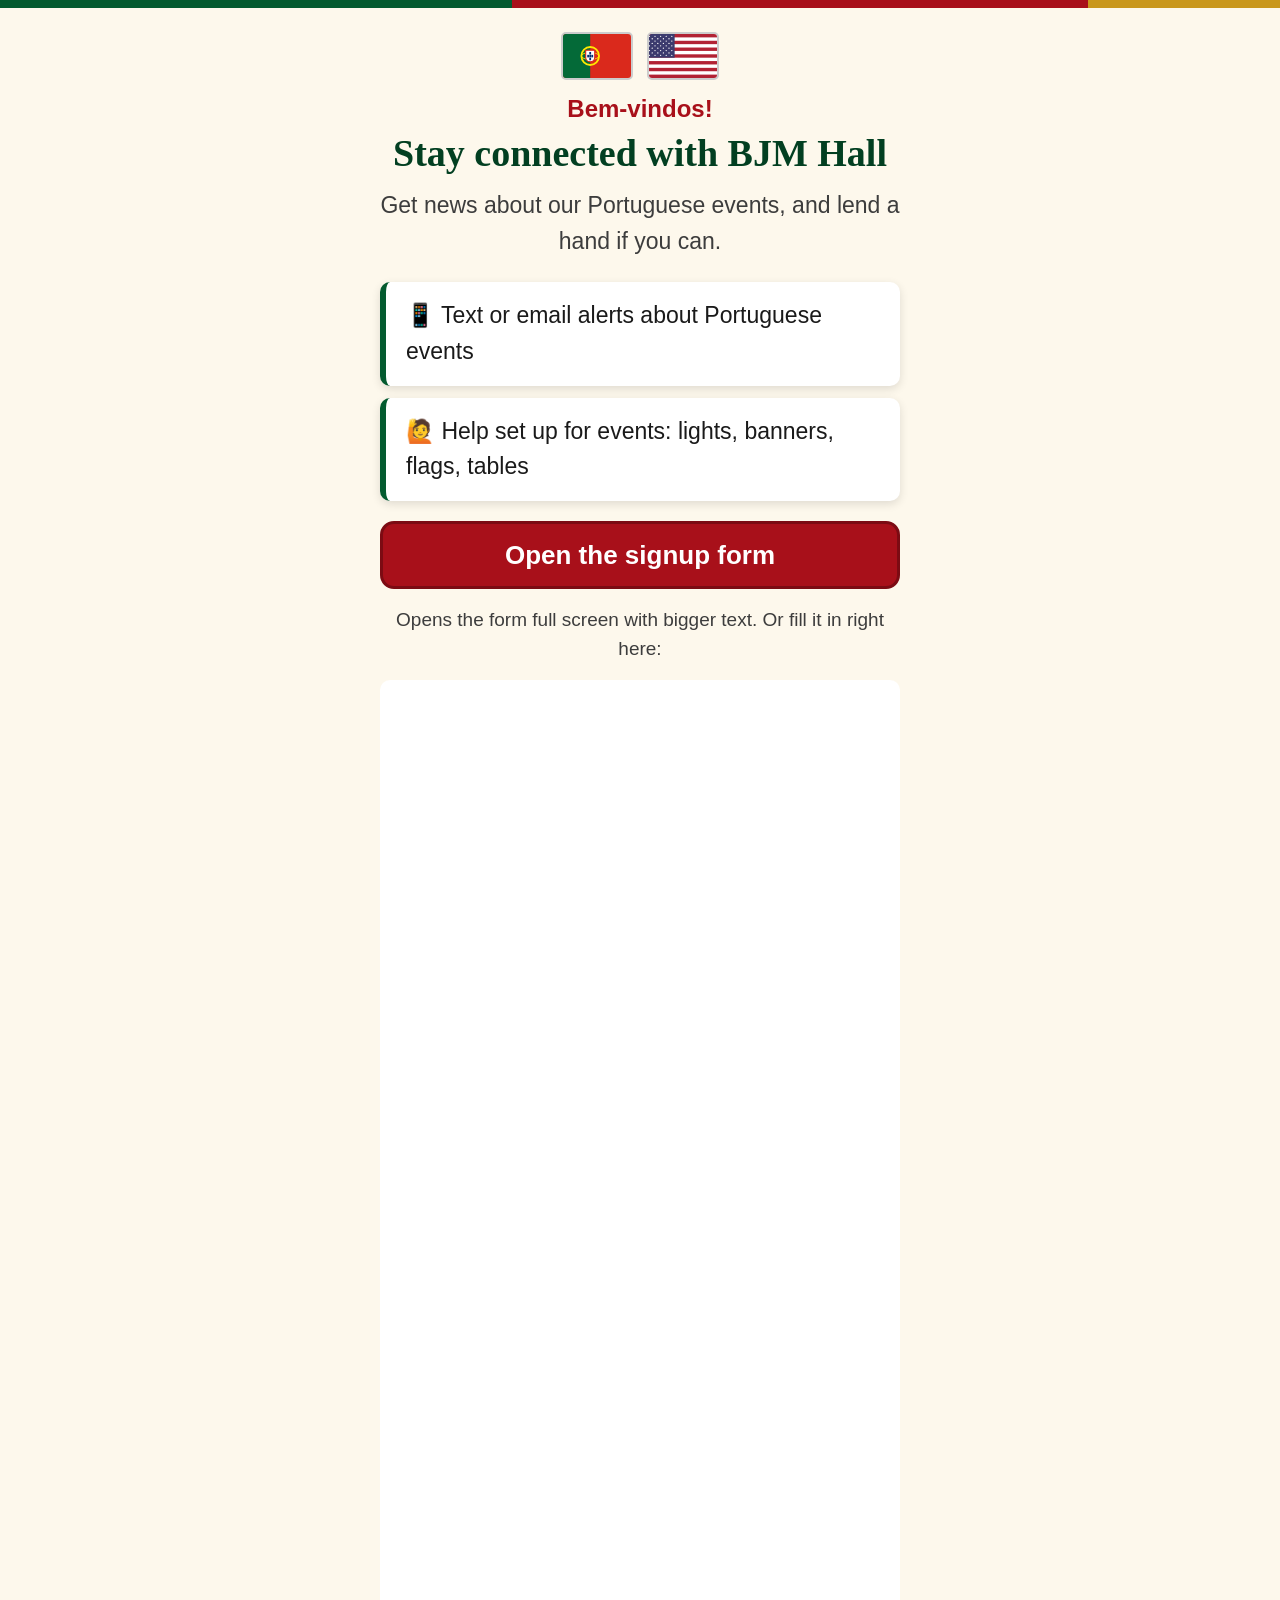
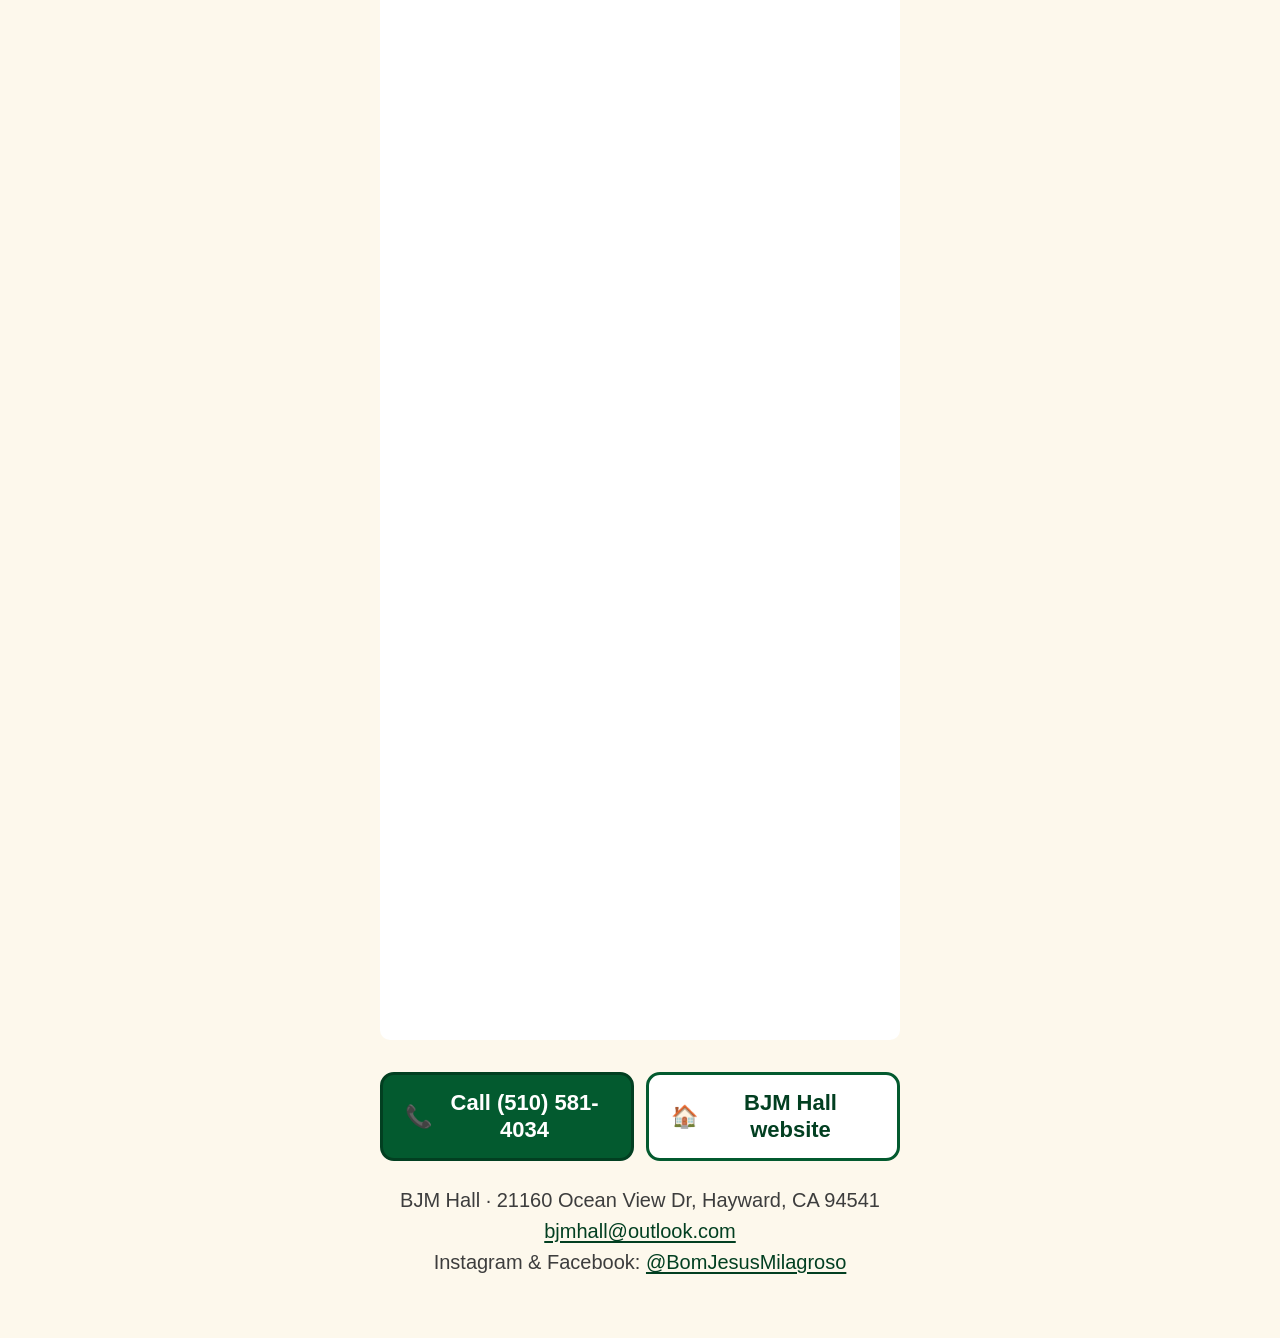
<file: join/index.html>
<!DOCTYPE html>
<html lang="en">
<head>
<meta charset="utf-8">
<meta name="viewport" content="width=device-width, initial-scale=1">
<title>Stay Connected with BJM Hall</title>
<meta name="description" content="Sign up for BJM Hall event updates by text or email, and volunteer to help.">
<link rel="icon" href="../images/flag-pt.svg" type="image/svg+xml">
<link rel="stylesheet" href="../css/style.css">
</head>
<body class="join-page">
<div class="flag-stripe" aria-hidden="true"></div>
<main id="main" class="join-wrap">
  <div class="join-flags">
    <img src="../images/flag-pt.svg" alt="Flag of Portugal">
    <img src="../images/flag-us.svg" alt="Flag of the United States">
  </div>
  <p class="join-welcome"><span lang="pt">Bem-vindos!</span></p>
  <h1>Stay connected with BJM Hall</h1>
  <p class="join-lead">Get news about our Portuguese events, and lend a hand if you can.</p>

  <ul class="join-points">
    <li>📱 Text or email alerts about Portuguese events</li>
    <li>🙋 Help set up for events: lights, banners, flags, tables</li>
  </ul>

  <!-- MICROSOFT FORMS EMBED (Join): see README > FORMS-SETUP. The button below is the fallback link to the same form. -->
        <div class="form-embed">
          <a class="btn btn-primary btn-huge" href="https://forms.cloud.microsoft/Pages/ResponsePage.aspx?id=DQSIkWdsW0yxEjajBLZtrQAAAAAAAAAAAANAATeEOQFUOU02TlFFQjRBWkc4U1RZVFo4VkIzN0M1Qy4u" target="_blank" rel="noopener">Open the signup form</a>
          <p class="small-print form-embed-help">Opens the form full screen with bigger text. Or fill it in right here:</p>
          <iframe class="form-join" src="https://forms.cloud.microsoft/Pages/ResponsePage.aspx?id=DQSIkWdsW0yxEjajBLZtrQAAAAAAAAAAAANAATeEOQFUOU02TlFFQjRBWkc4U1RZVFo4VkIzN0M1Qy4u&amp;embed=true" title="BJM Hall signup: event updates and volunteering" loading="lazy" allowfullscreen></iframe>
        </div>
  <div class="join-more">
    <a class="btn btn-call" href="tel:+15105814034"><span aria-hidden="true">📞</span> Call (510) 581-4034</a>
    <a class="btn btn-secondary" href="../index.html"><span aria-hidden="true">🏠</span> BJM Hall website</a>
  </div>
  <p class="join-foot">BJM Hall &middot; 21160 Ocean View Dr, Hayward, CA 94541<br><a href="mailto:bjmhall@outlook.com">bjmhall@outlook.com</a><br>Instagram &amp; Facebook: <a href="https://www.instagram.com/bomjesusmilagroso">@BomJesusMilagroso</a></p>
</main>
</body>
</html>
</file>
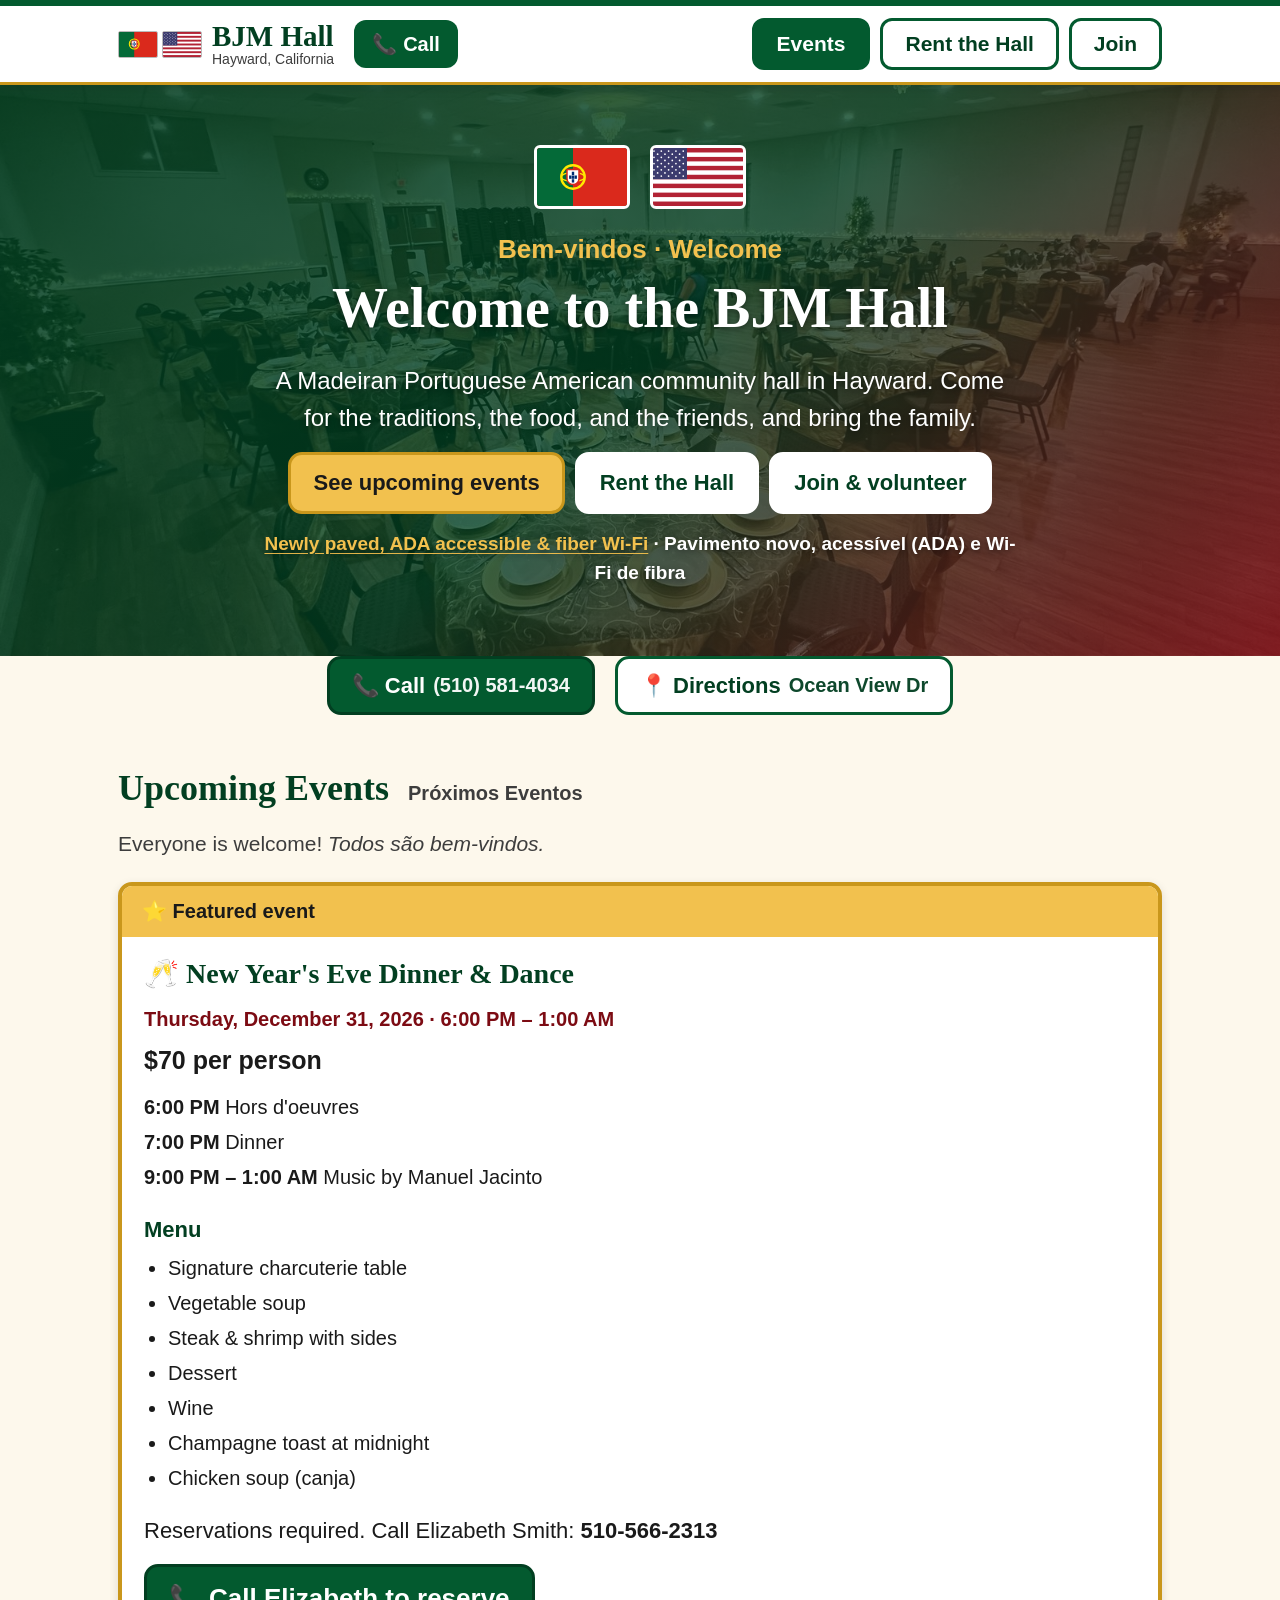
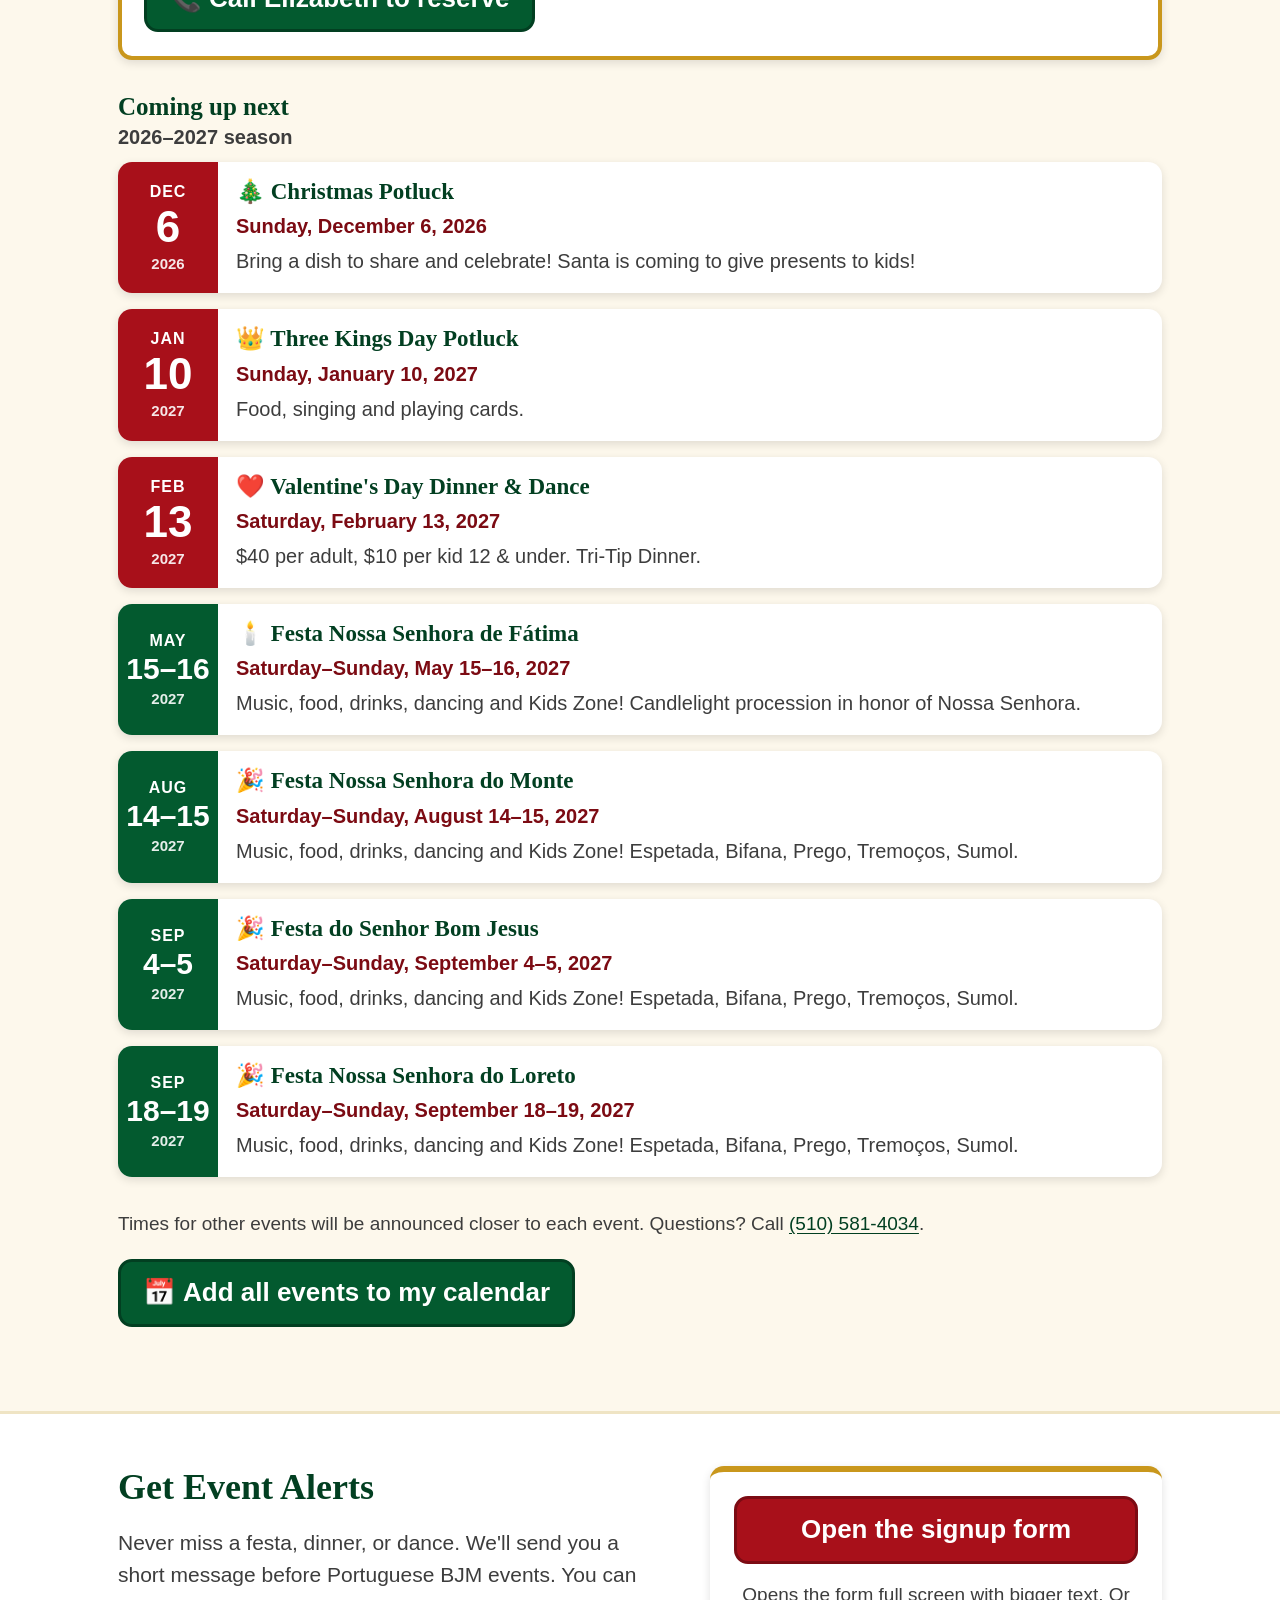
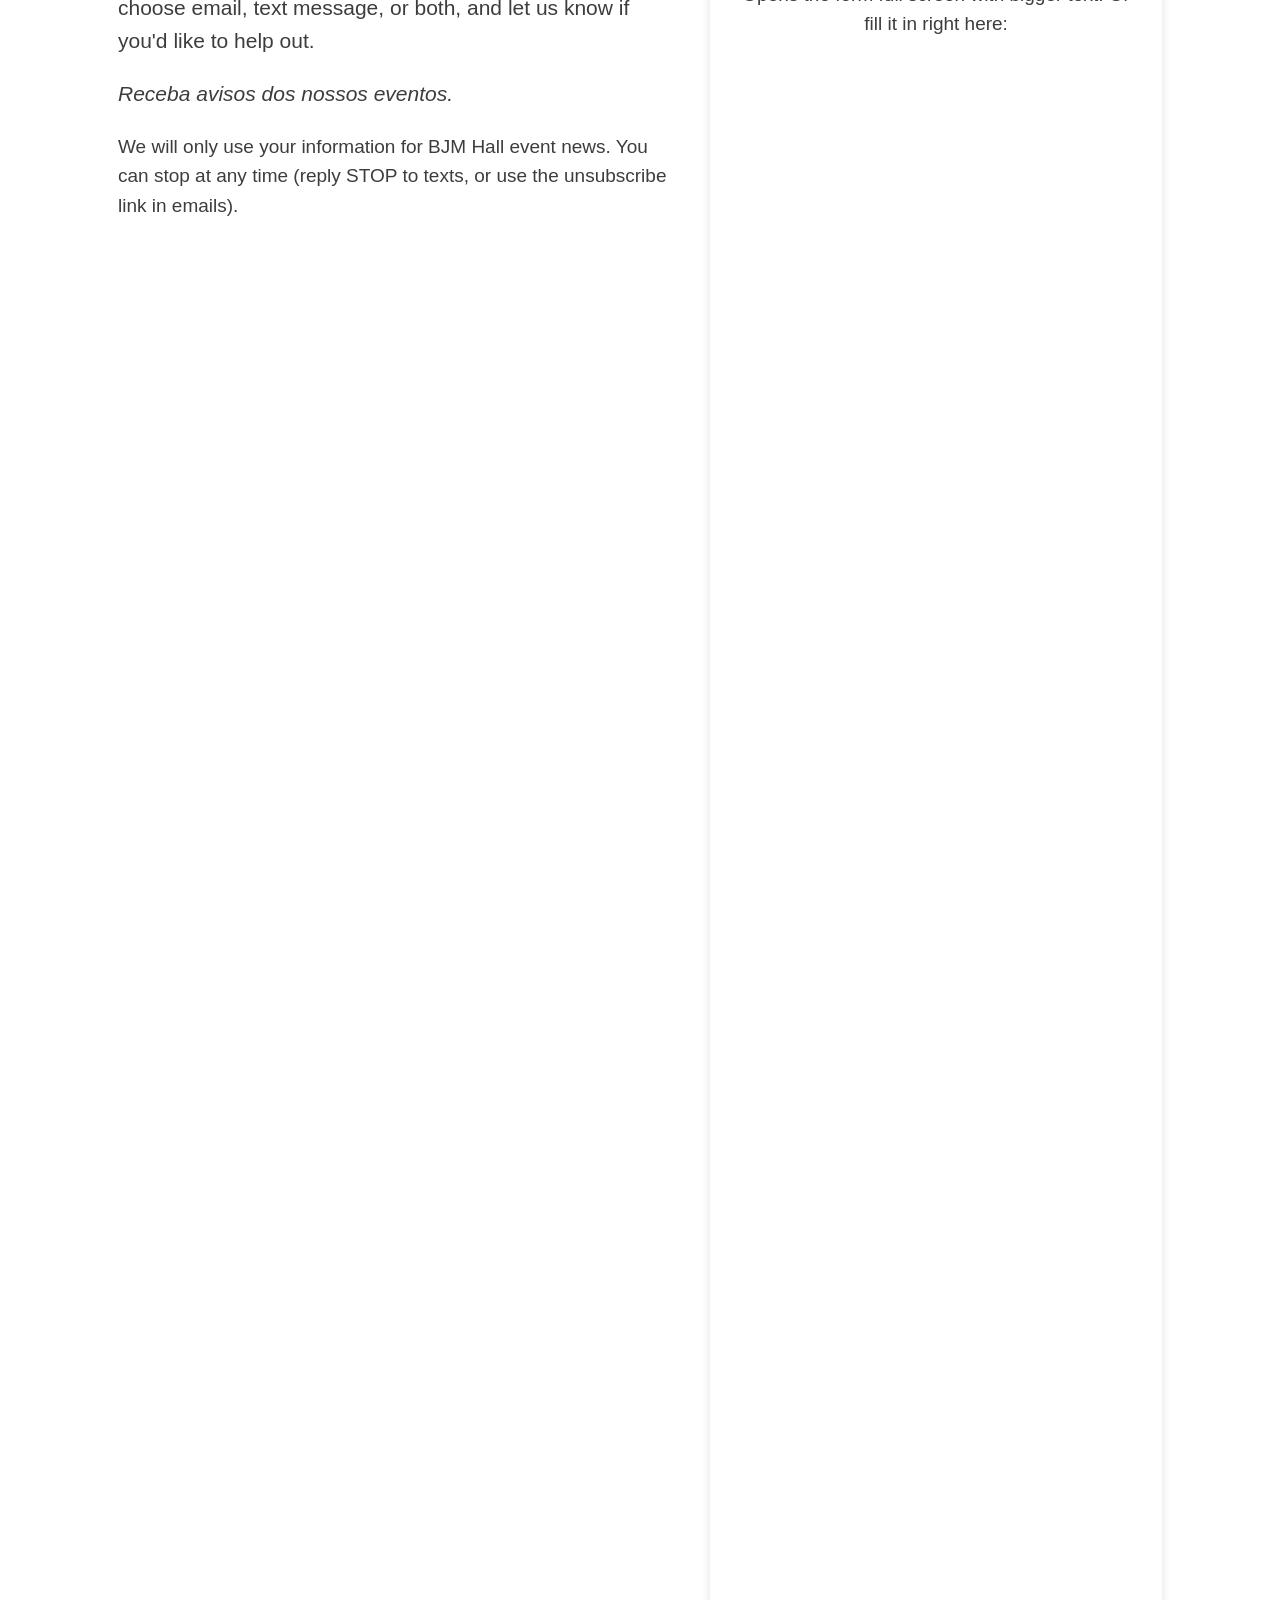
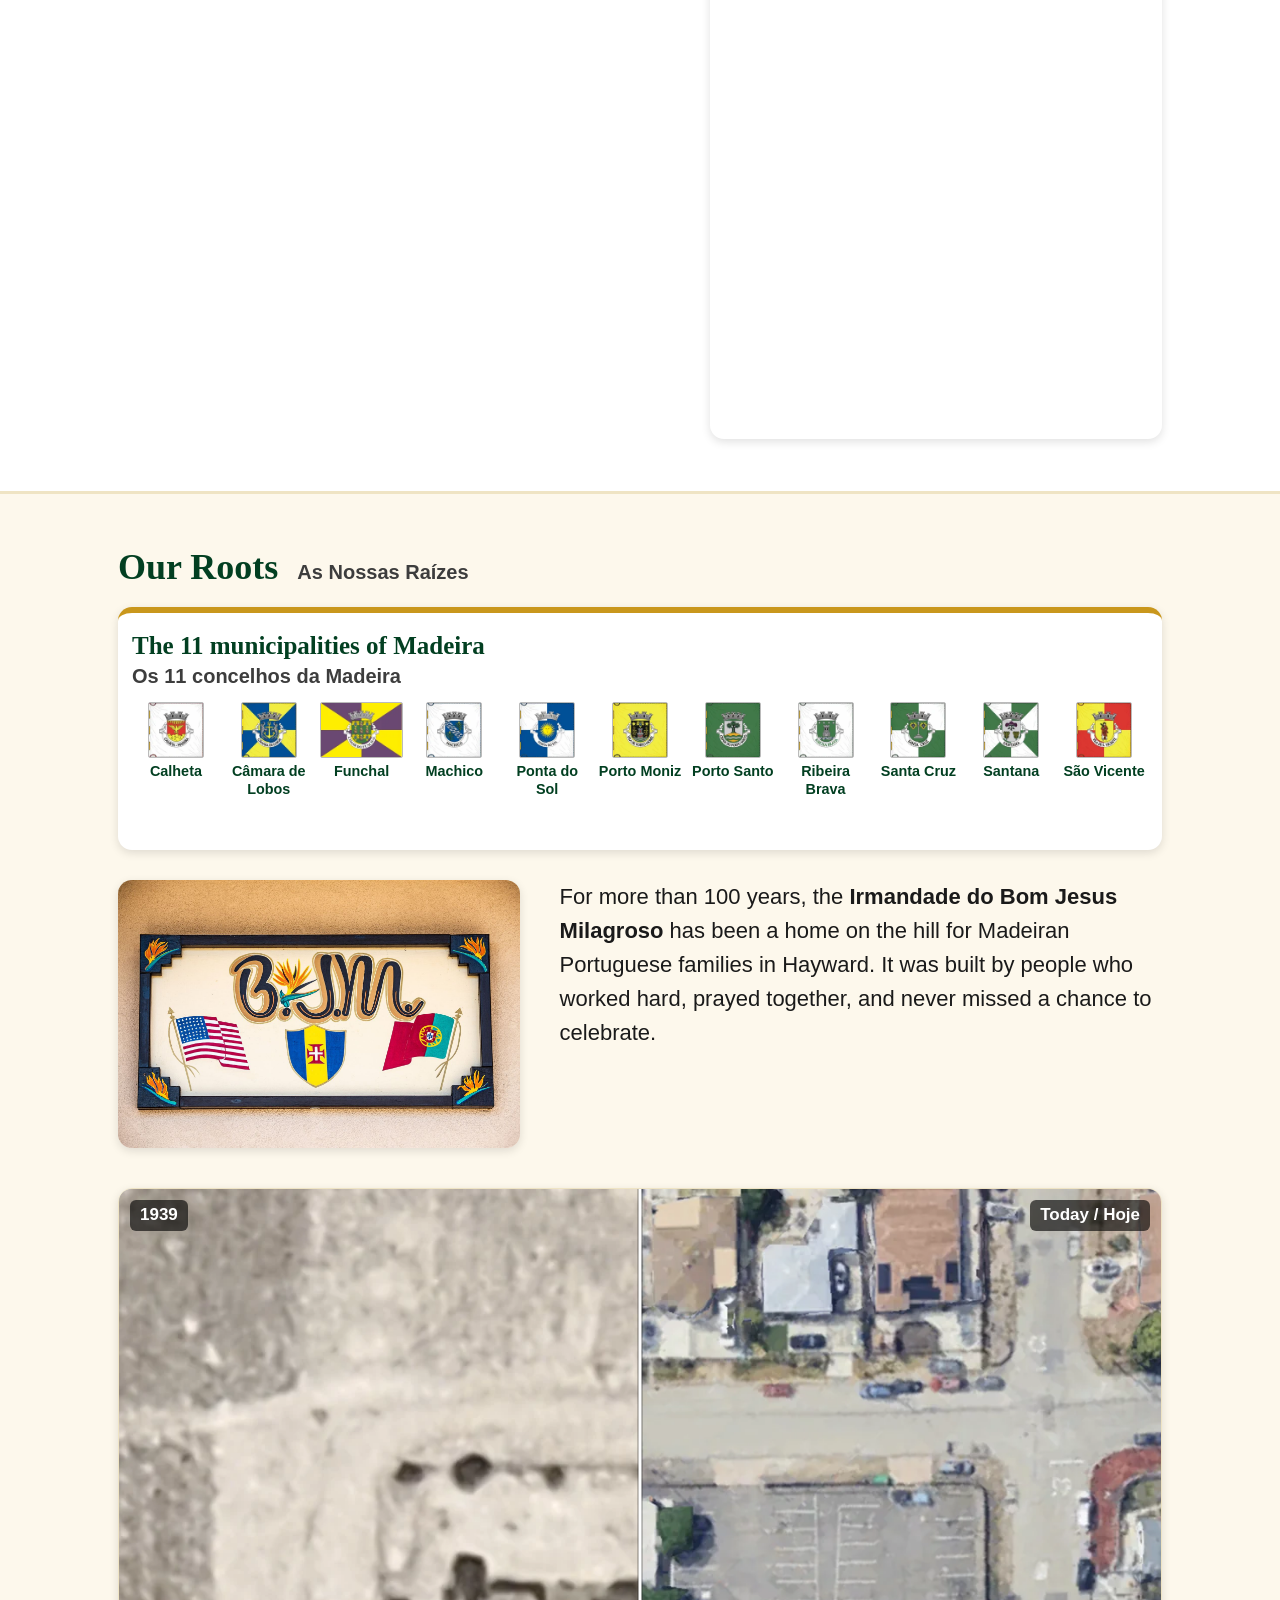
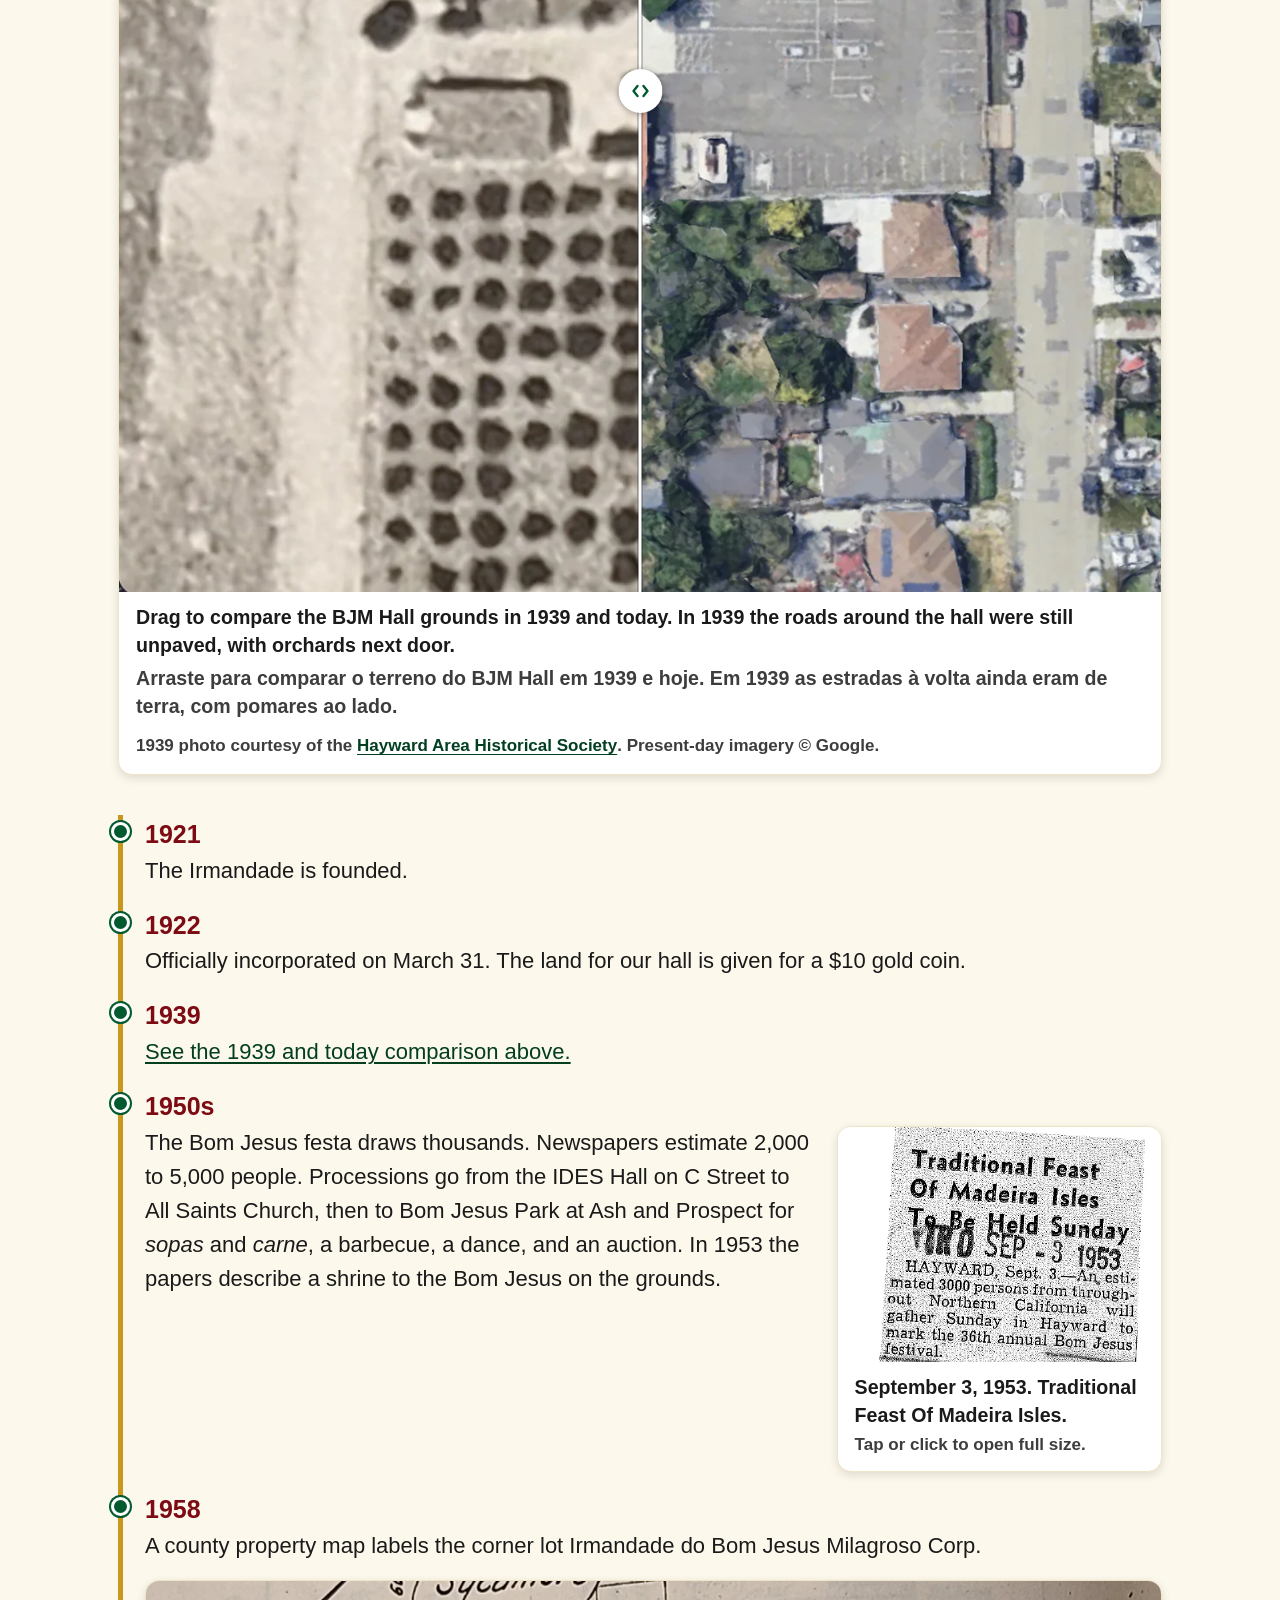
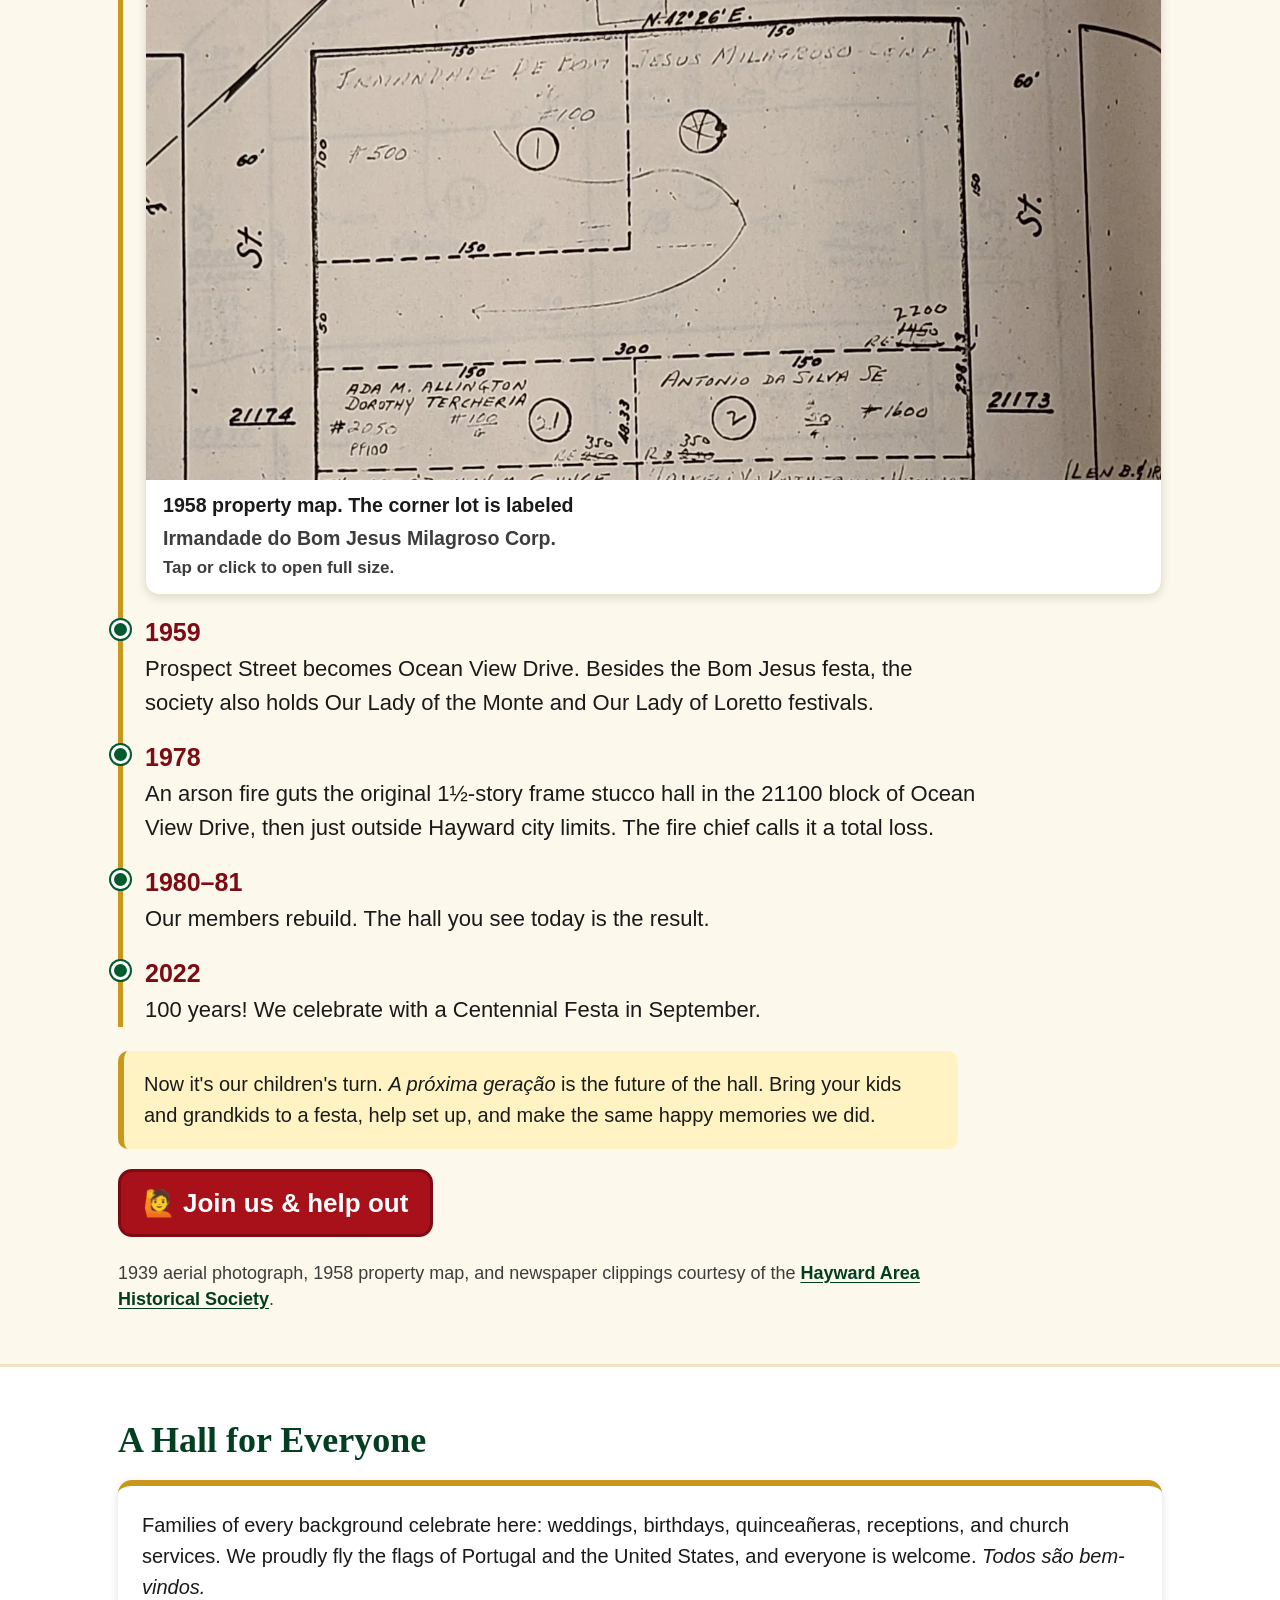
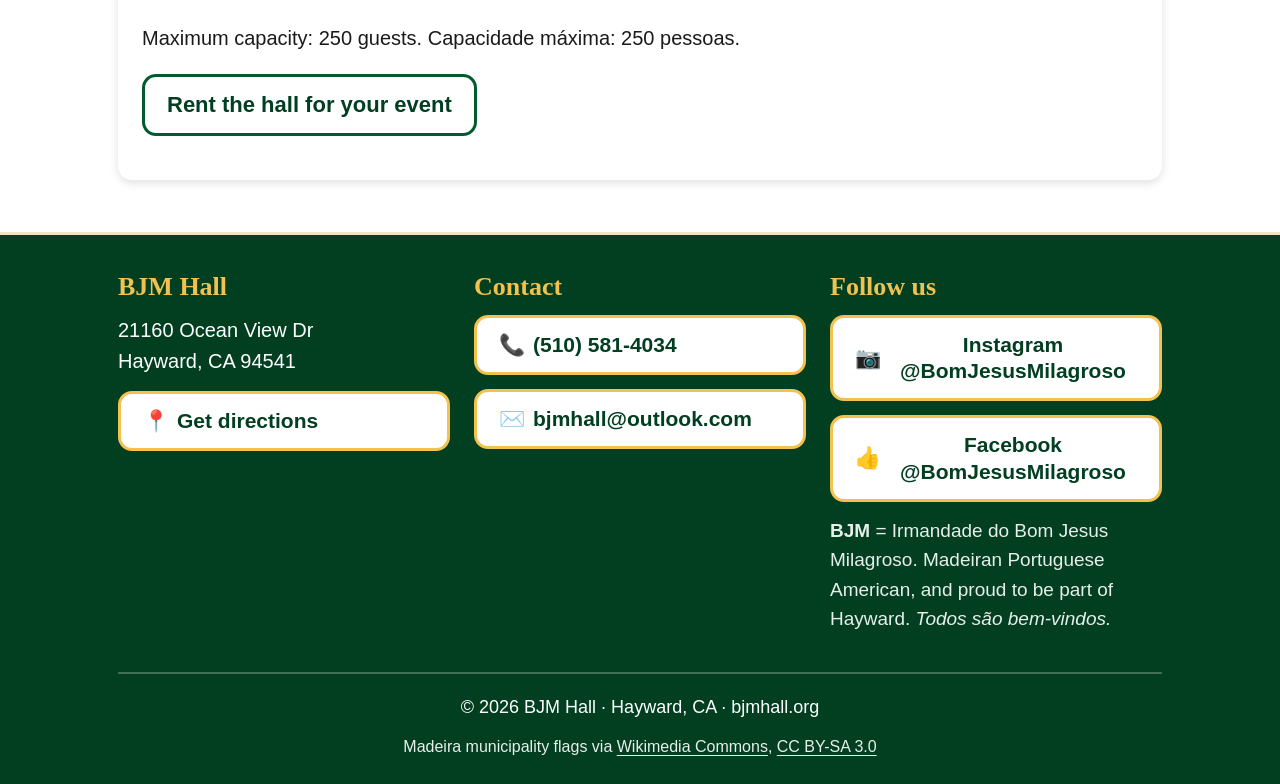
<file: events.html>
<!DOCTYPE html>
<html lang="en">
<head>
<meta charset="utf-8">
<meta name="viewport" content="width=device-width, initial-scale=1">
<title>BJM Hall Events – Hayward, CA | Portuguese Community</title>
<meta name="description" content="Portuguese community events at the BJM Hall in Hayward. This page now opens the home page.">
<meta name="robots" content="noindex">
<link rel="canonical" href="https://bjmhall.org/">
<script>
  // Keep old events.html links, including #events, #signup, #roots, and #nye-title.
  // Rental anchors that were only ever on the home page go straight to the rental page.
  (function () {
    var hash = window.location.hash;
    var rental = hash === "#rent" || hash === "#grounds" || hash === "#grounds-title" || hash === "#types" || hash === "#photos" || hash === "#details" || hash === "#availability" || hash === "#request" || hash === "#location";
    if (rental) {
      window.location.replace("rent.html" + window.location.search + hash);
      return;
    }
    var home = window.location.pathname.replace(/[^/]*$/, "") + window.location.search + hash;
    window.location.replace(home);
  })();
</script>
<meta http-equiv="refresh" content="0; url=./">
<link rel="icon" href="images/flag-pt.svg" type="image/svg+xml">
</head>
<body>
<p>Events are on the home page. <a href="./">Continue to Events</a>.</p>
<p lang="pt">Os eventos estão na página inicial. <a href="./">Continuar</a>.</p>
</body>
</html>
</file>
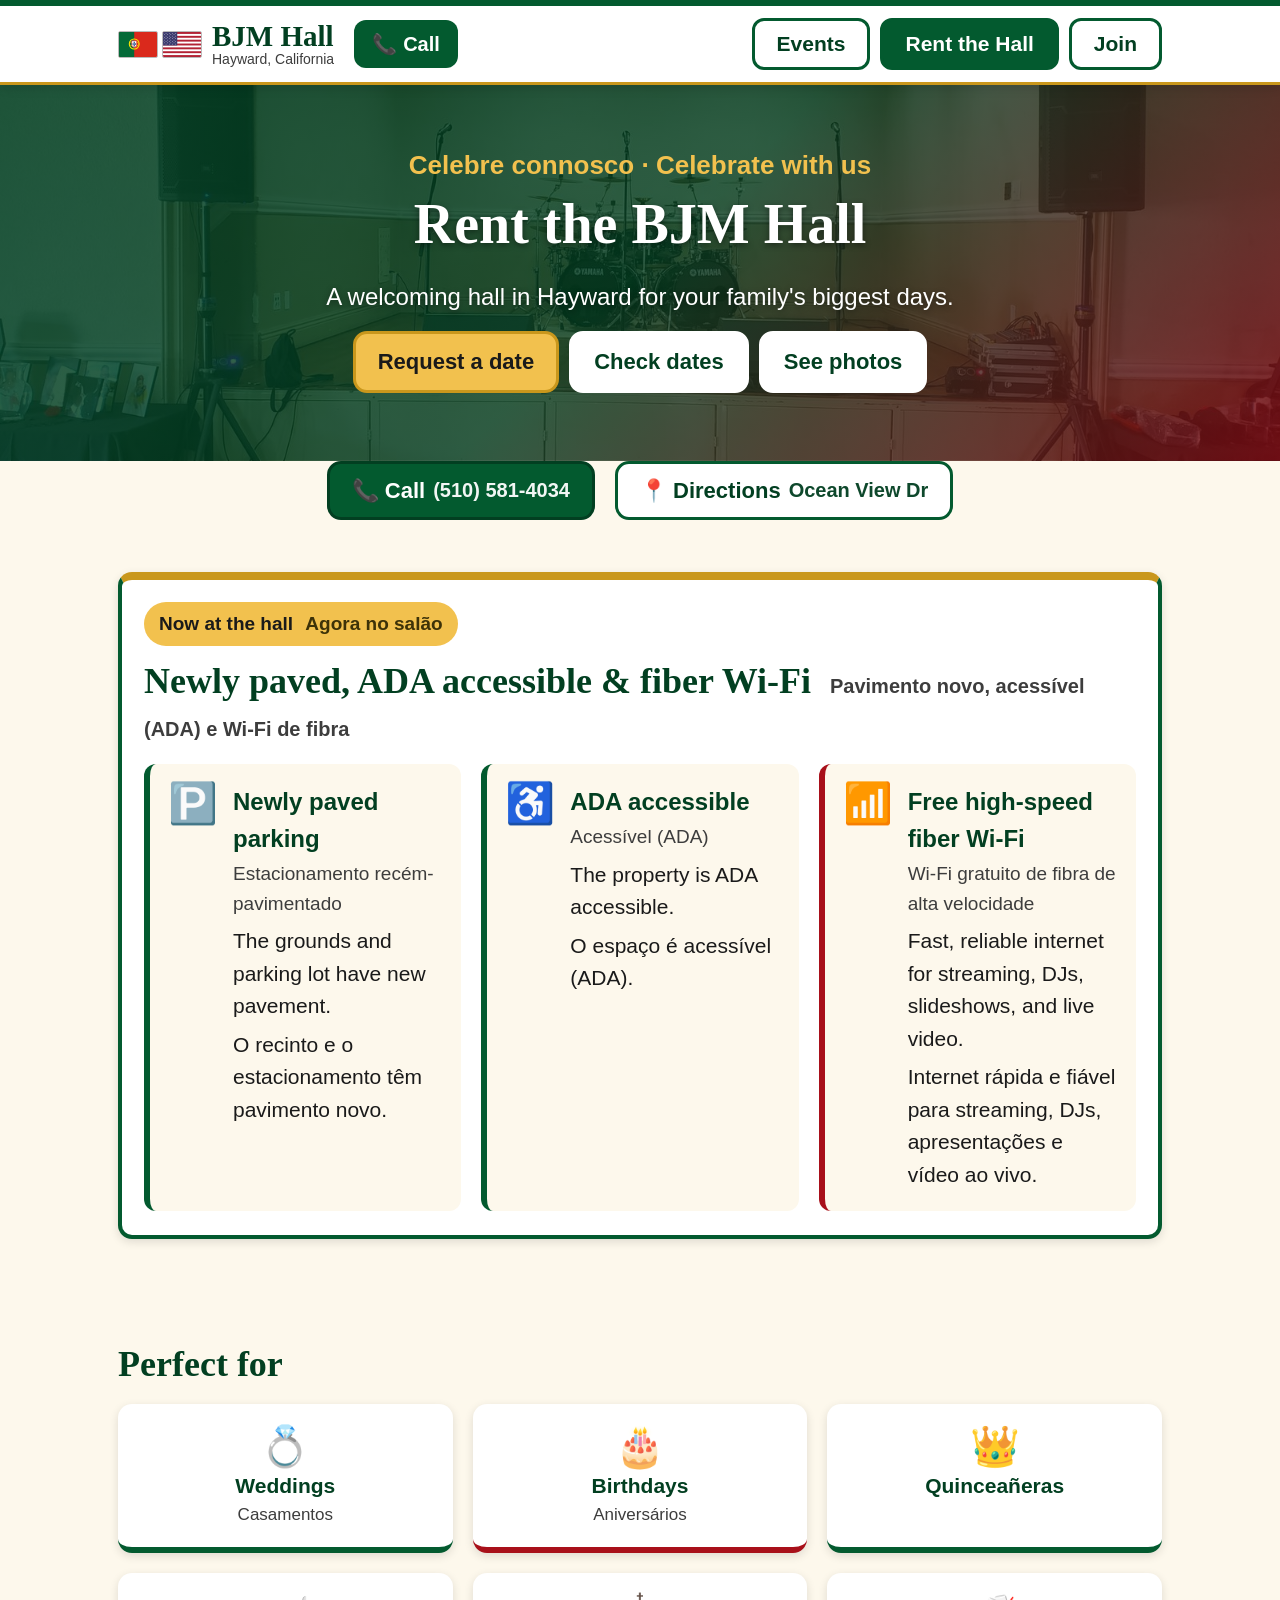
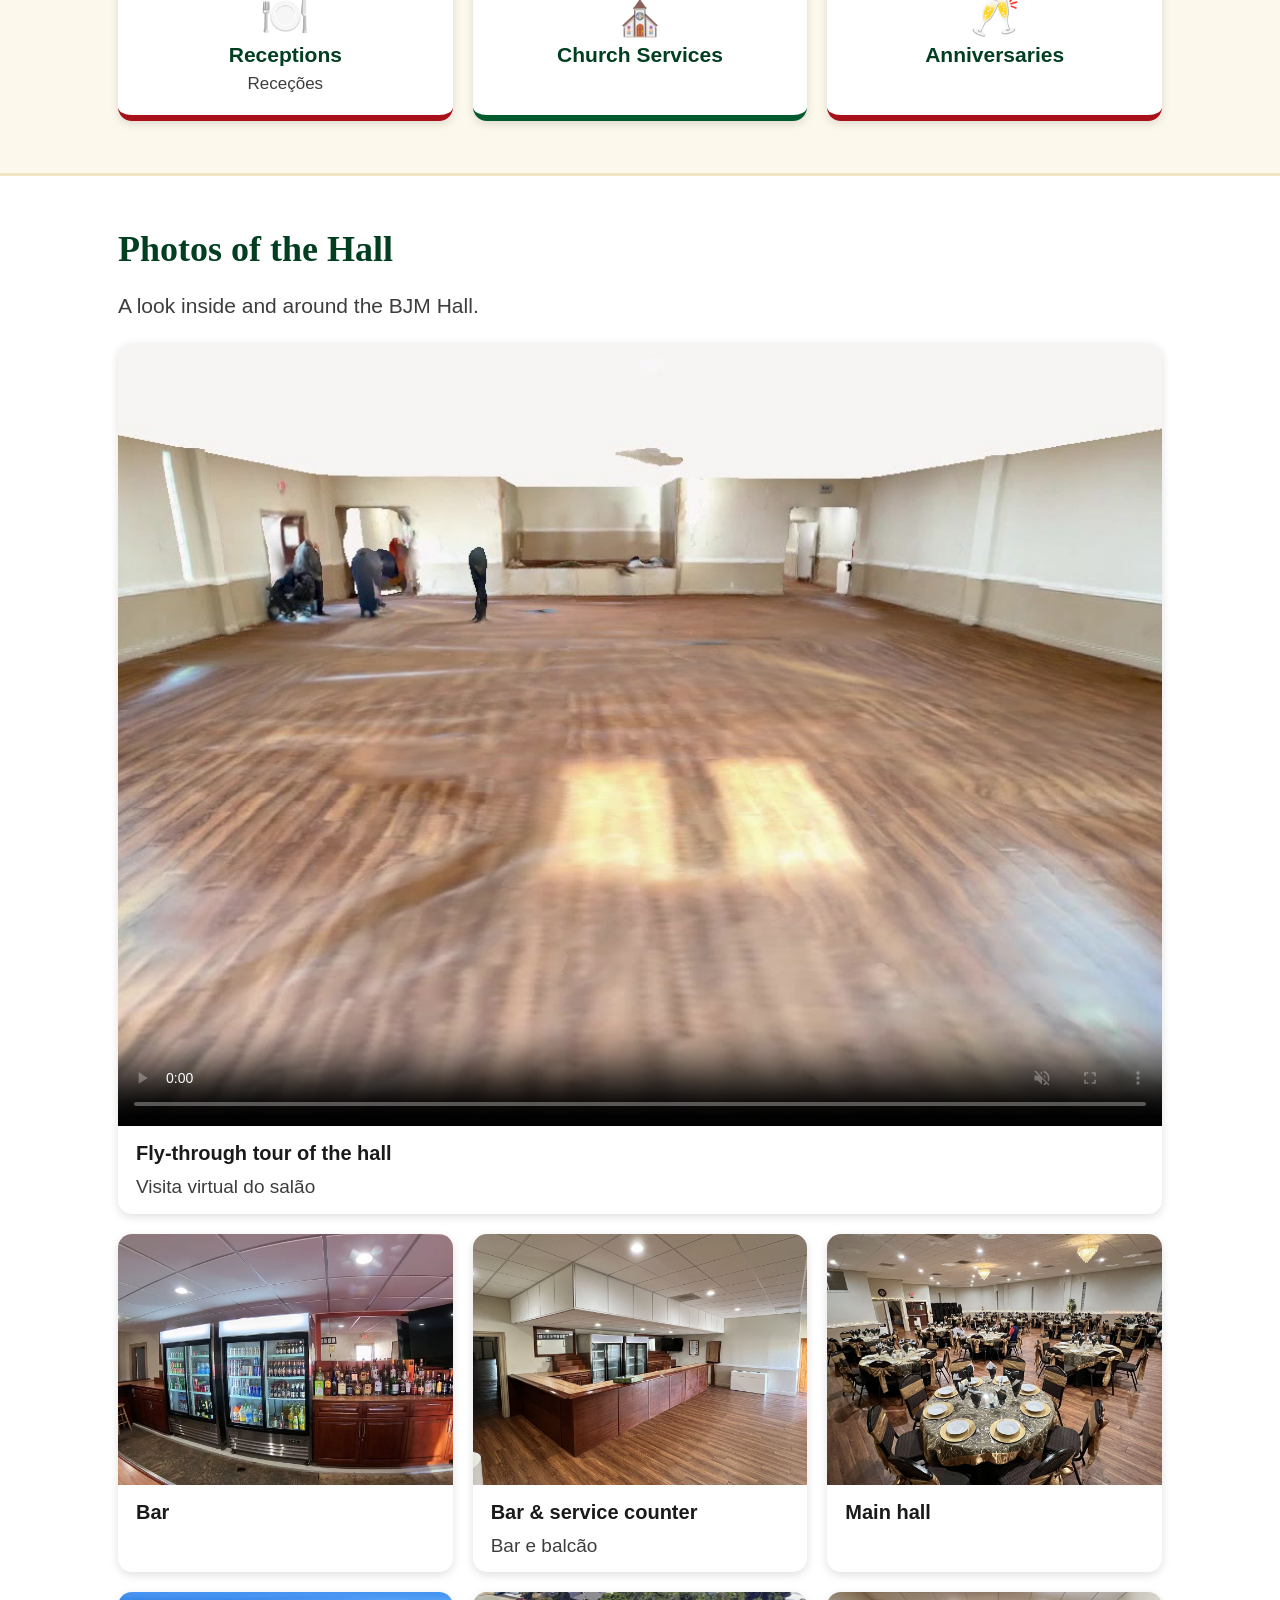
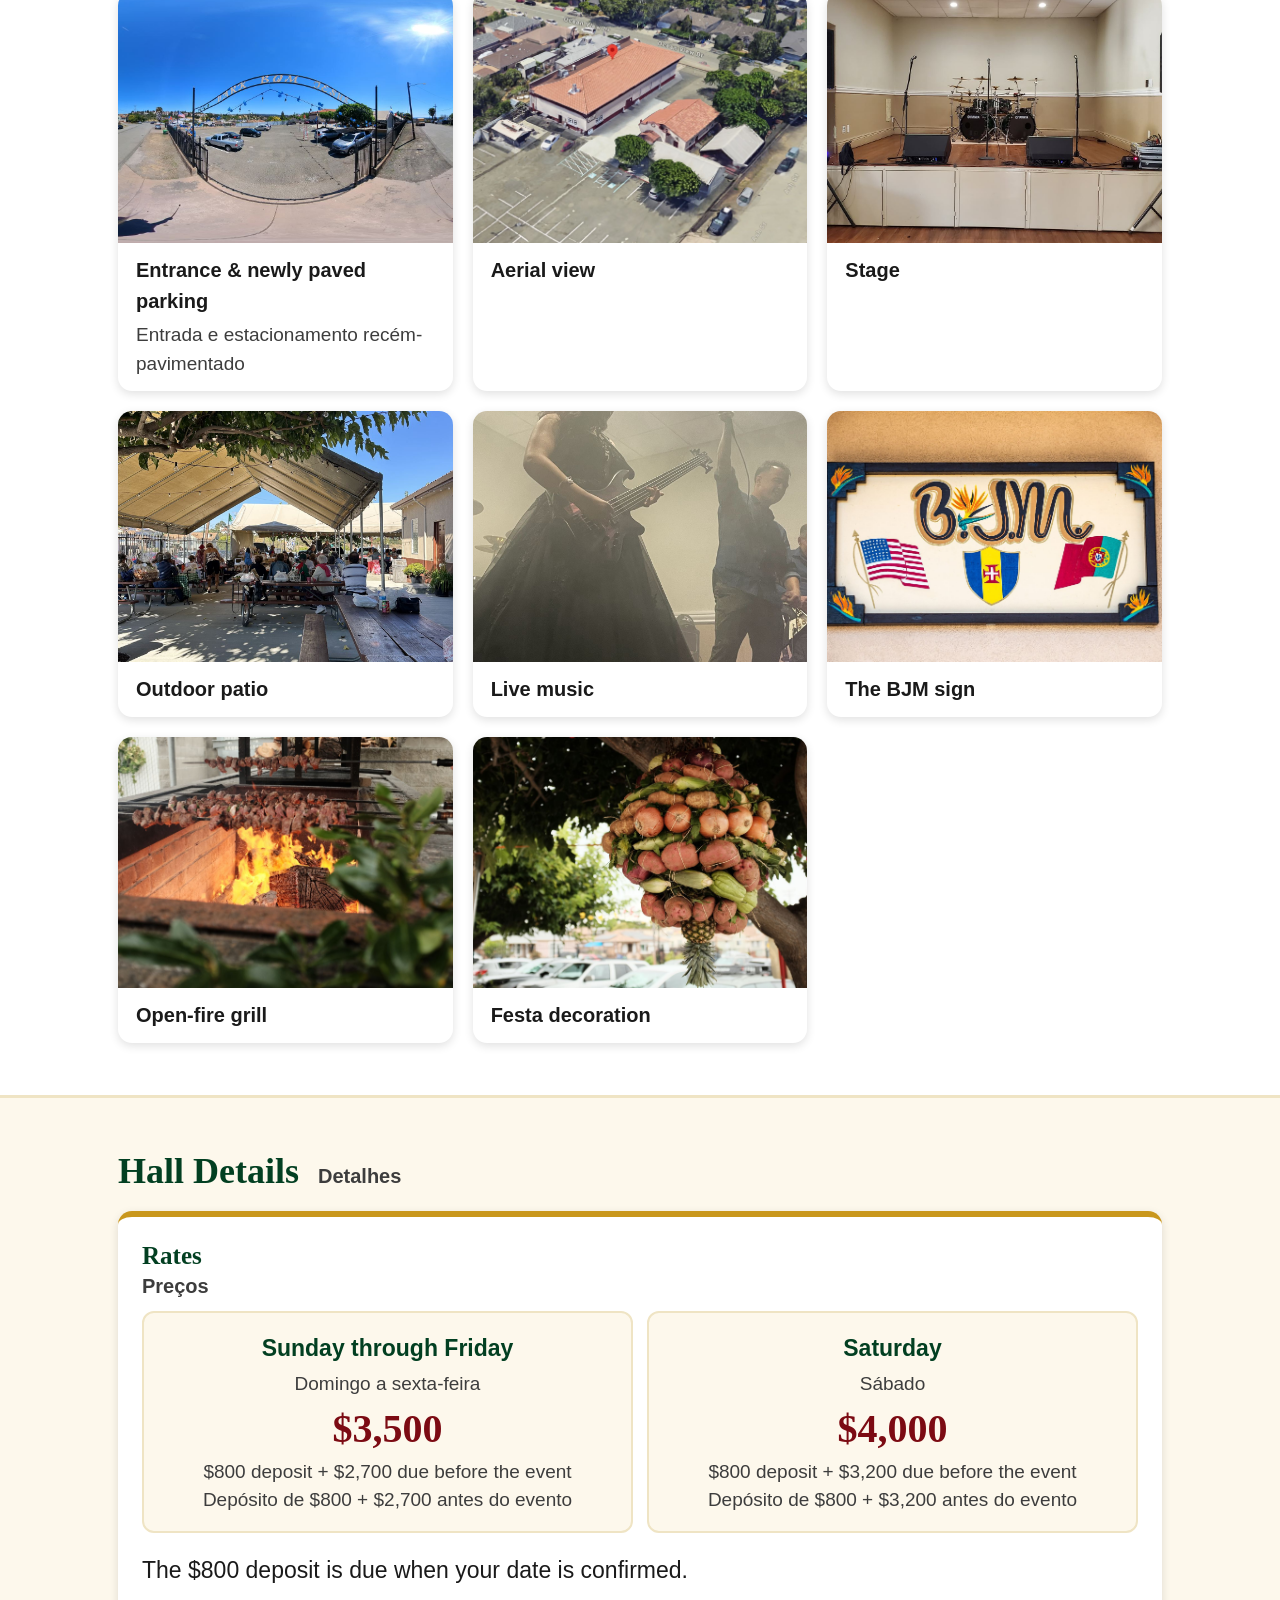
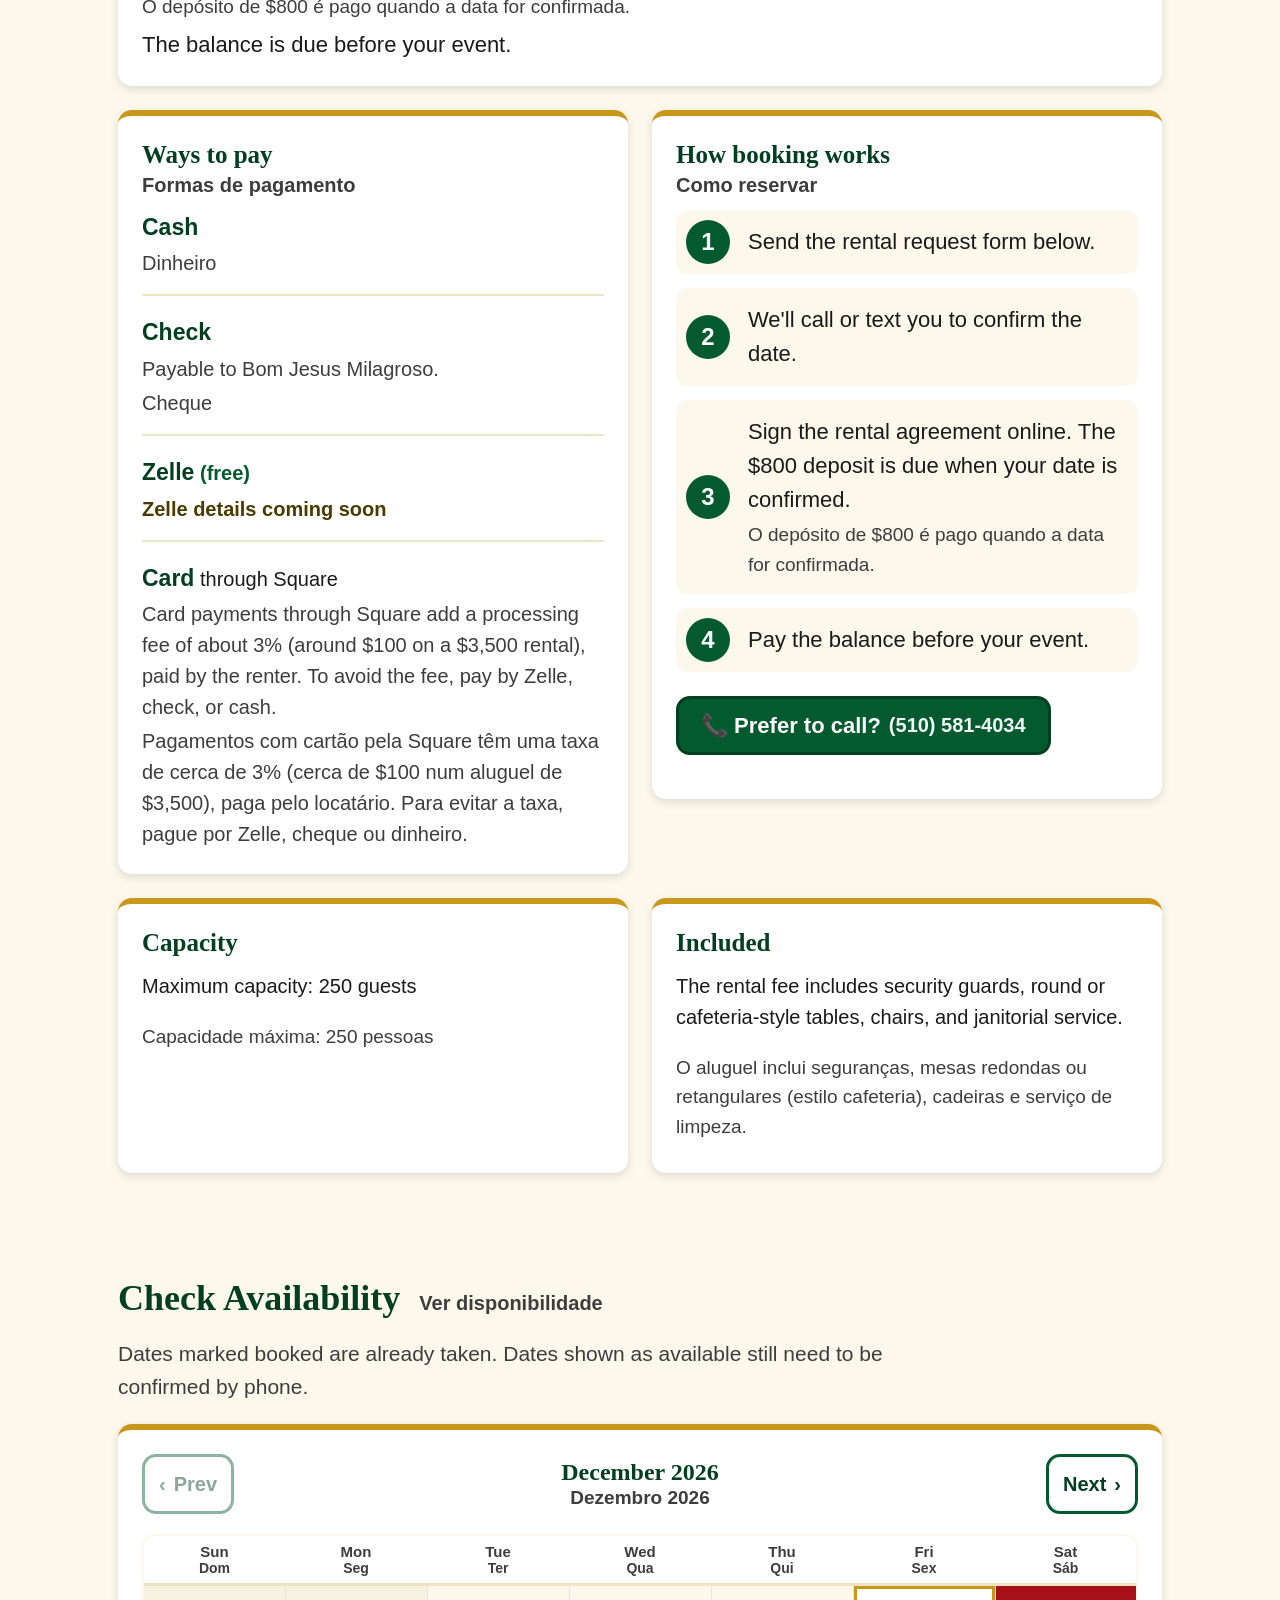
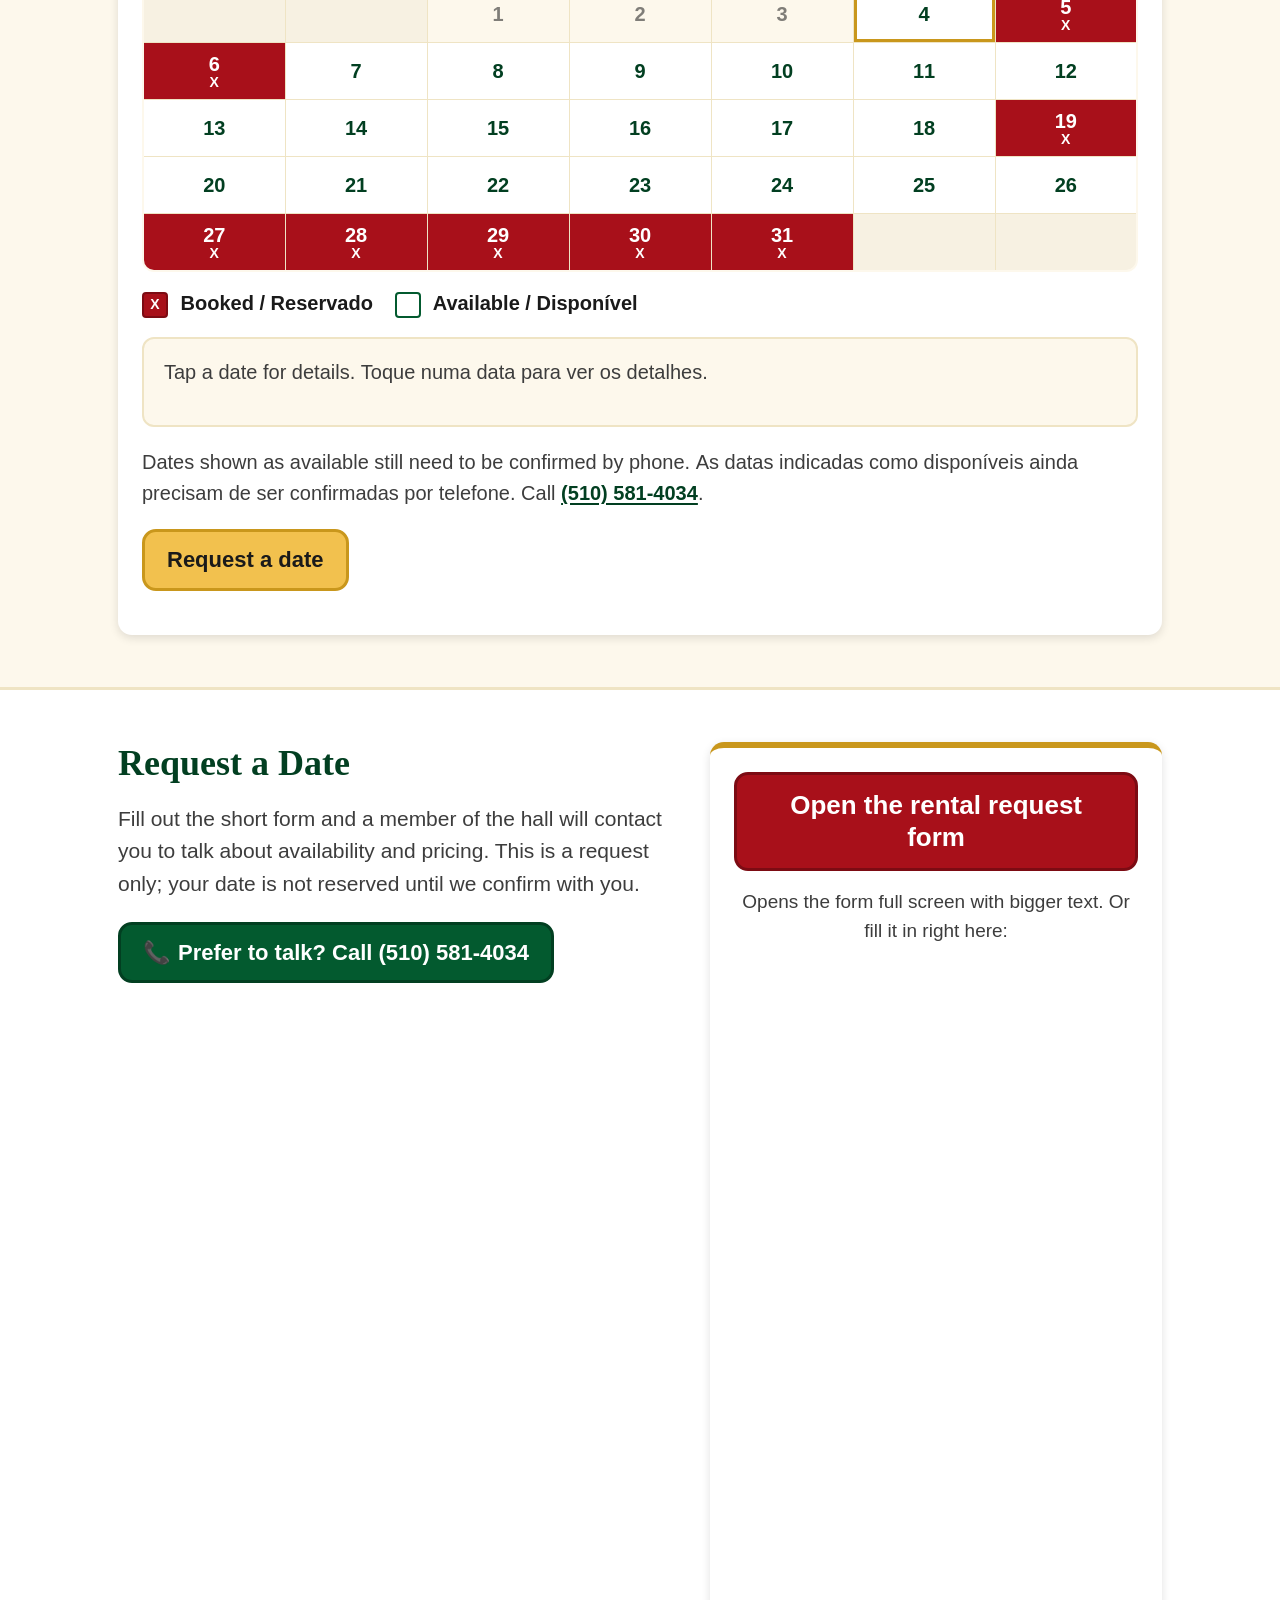
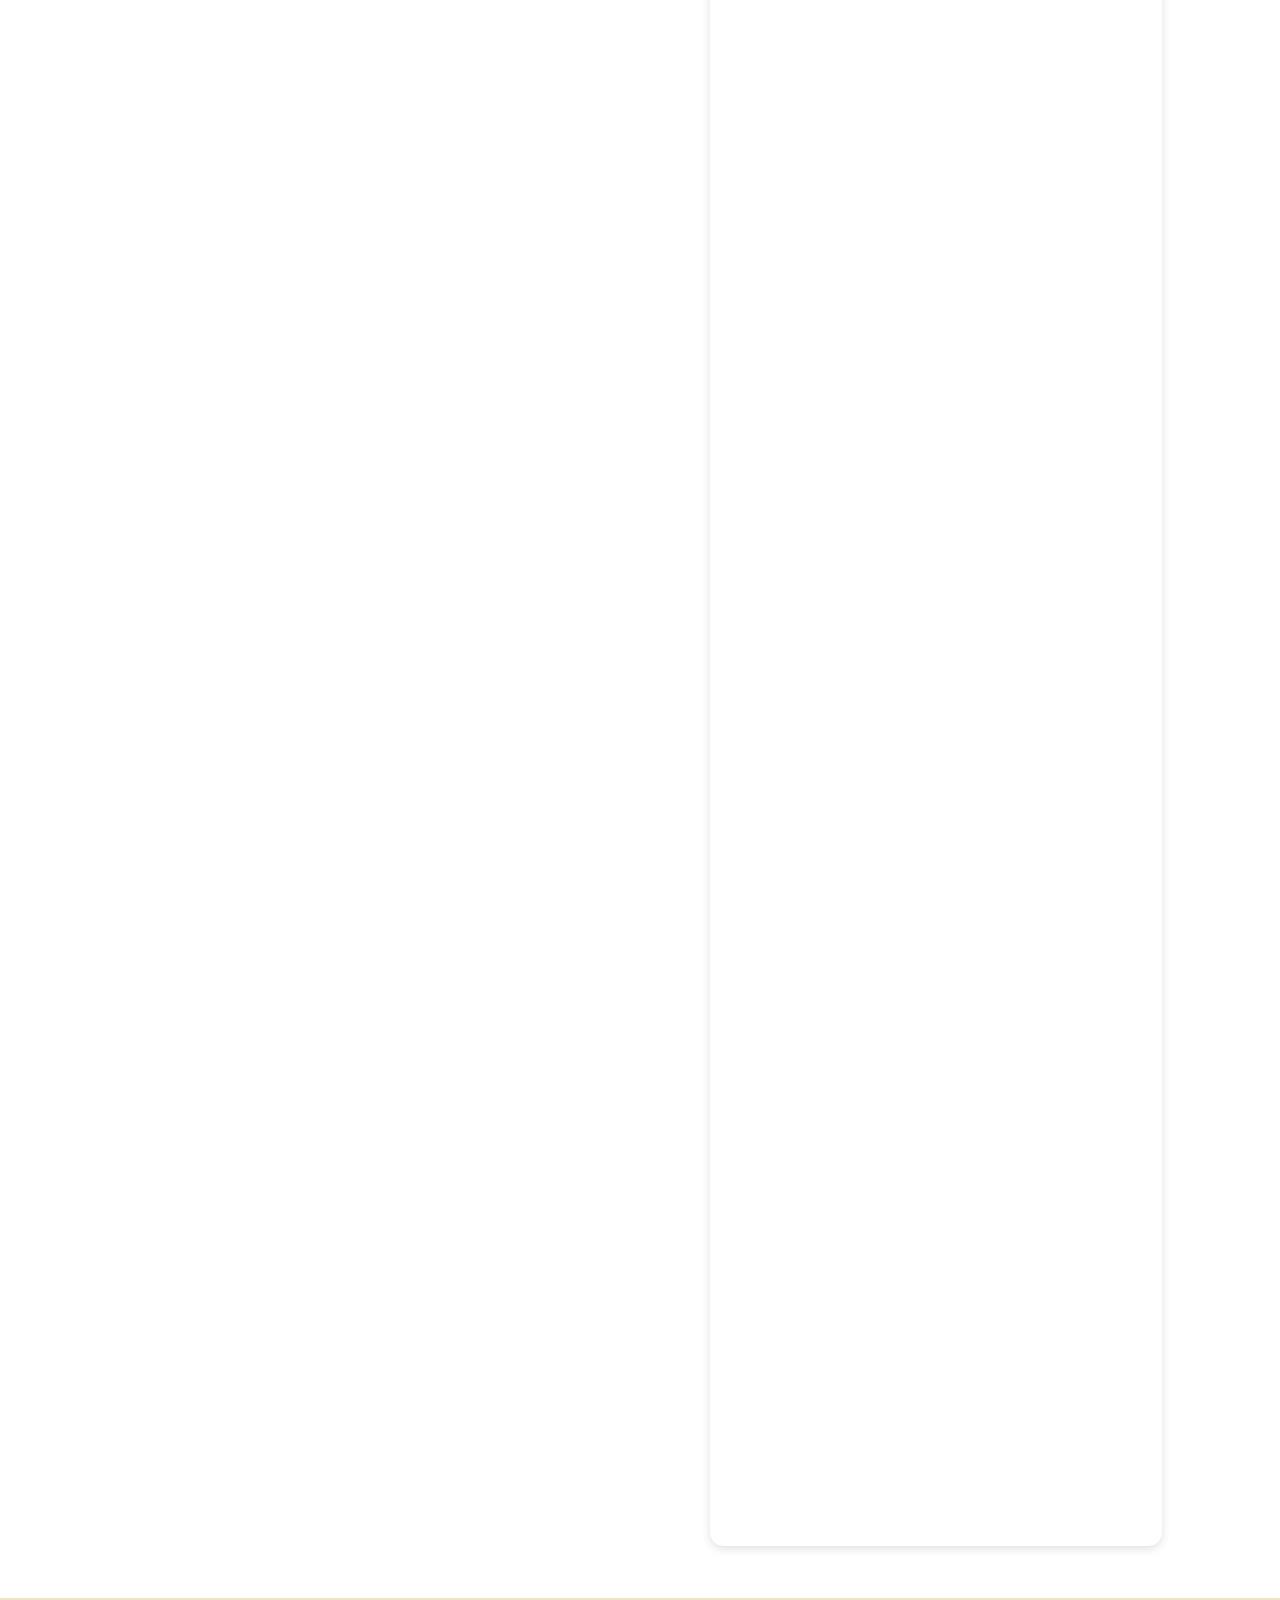
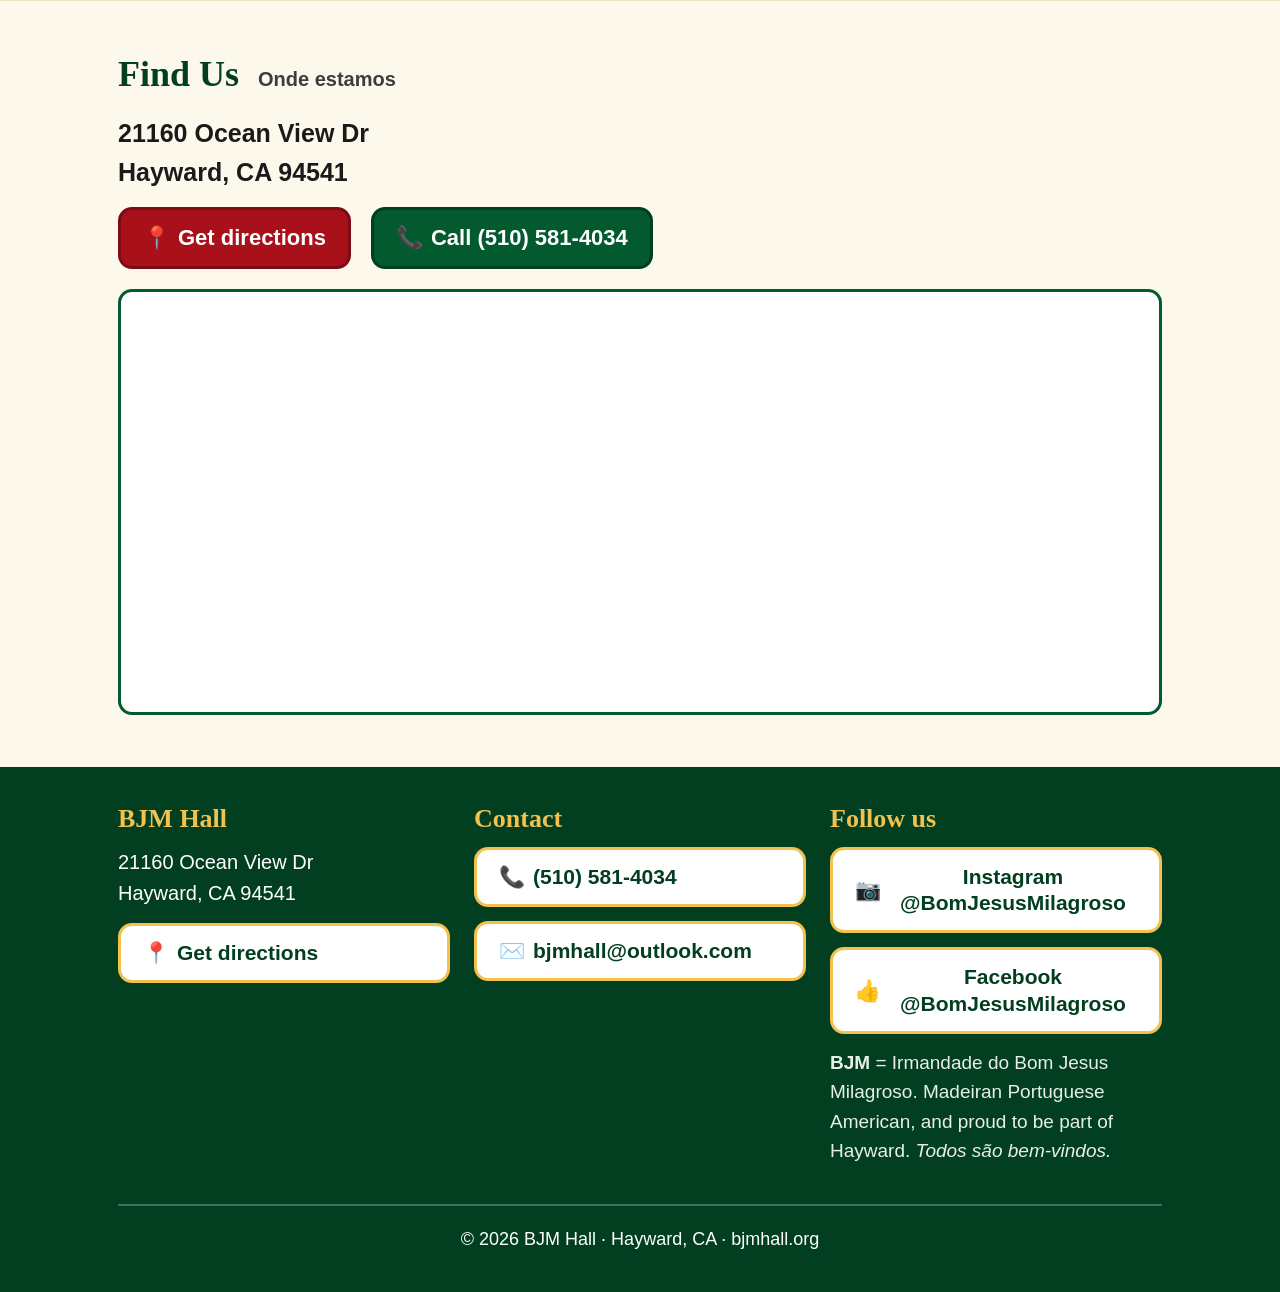
<file: rent.html>
<!DOCTYPE html>
<html lang="en">
<head>
<meta charset="utf-8">
<meta name="viewport" content="width=device-width, initial-scale=1">
<title>Rent the BJM Hall – Hayward, CA | Weddings, Quinceañeras, Parties</title>
<meta name="description" content="Rent the BJM Hall in Hayward, California for weddings, birthdays, quinceañeras, receptions, church services, and anniversaries. Up to 250 guests. Newly paved parking, ADA accessible, and free high-speed fiber Wi-Fi. Sunday–Friday $3,500, Saturday $4,000 ($800 deposit).">
<link rel="canonical" href="https://bjmhall.org/rent.html">
<link rel="icon" href="images/flag-pt.svg" type="image/svg+xml">
<link rel="stylesheet" href="css/style.css">
</head>
<body>
<a class="skip-link" href="#main">Skip to main content</a>
<header class="site-header">
  <div class="header-inner">
    <div class="header-top">
      <a class="brand" href="index.html" aria-label="BJM Hall home">
        <span class="brand-flags"><img src="images/flag-pt.svg" alt="" width="36" height="24"><img src="images/flag-us.svg" alt="" width="36" height="24"></span>
        <span class="brand-name">BJM Hall<small>Hayward, California</small></span>
      </a>
      <a class="header-call" href="tel:+15105814034" aria-label="Call the BJM Hall at (510) 581-4034"><span aria-hidden="true">📞</span> Call</a>
    </div>
    <nav class="main-nav" aria-label="Main">
      <ul>
        <li><a href="index.html">Events</a></li>
        <li><a href="rent.html" aria-current="page">Rent the Hall</a></li>
        <li><a href="join/">Join</a></li>
      </ul>
    </nav>
  </div>
</header>
<main id="main">
  <section id="rent" class="hero hero-photo" style="background-image:linear-gradient(135deg,rgba(2,63,33,.88) 0%,rgba(2,63,33,.78) 50%,rgba(124,11,19,.85) 100%),url('images/hall-12-stage.jpg')">
    <div class="container">
      <p class="welcome"><span lang="pt">Celebre connosco</span> &middot; Celebrate with us</p>
      <h1>Rent the BJM Hall</h1>
      <p class="lead">A welcoming hall in Hayward for your family's biggest days.</p>
      <div class="hero-actions">
        <a class="btn btn-gold" href="#request">Request a date</a>
        <a class="btn btn-secondary" href="#availability">Check dates</a>
        <a class="btn btn-secondary" href="#photos">See photos</a>
      </div>
    </div>
  </section>
  <div class="quick-actions container" aria-label="Call or get directions">
    <a class="btn btn-call btn-stack" href="tel:+15105814034"><span><span aria-hidden="true">📞</span> Call</span><small>(510) 581-4034</small></a>
    <a class="btn btn-secondary btn-stack" href="https://www.google.com/maps/dir/?api=1&amp;destination=21160+Ocean+View+Dr,+Hayward,+CA+94541"><span><span aria-hidden="true">📍</span> Directions</span><small>Ocean View Dr</small></a>
  </div>

  <section id="grounds" aria-labelledby="grounds-title">
    <div class="container">
      <div class="grounds-callout">
        <p class="grounds-tag">Now at the hall <span lang="pt">Agora no salão</span></p>
        <h2 id="grounds-title">Newly paved, ADA accessible &amp; fiber Wi-Fi <span class="h2-alt" lang="pt">Pavimento novo, acessível (ADA) e Wi-Fi de fibra</span></h2>
        <ul class="grounds-list">
          <li>
            <span class="grounds-icon" aria-hidden="true">🅿️</span>
            <div>
              <strong>Newly paved parking</strong>
              <span class="grounds-pt" lang="pt">Estacionamento recém-pavimentado</span>
              <p>The grounds and parking lot have new pavement.</p>
              <p lang="pt">O recinto e o estacionamento têm pavimento novo.</p>
            </div>
          </li>
          <li>
            <span class="grounds-icon" aria-hidden="true">♿</span>
            <div>
              <strong>ADA accessible</strong>
              <span class="grounds-pt" lang="pt">Acessível (ADA)</span>
              <p>The property is ADA accessible.</p>
              <p lang="pt">O espaço é acessível (ADA).</p>
            </div>
          </li>
          <li>
            <span class="grounds-icon" aria-hidden="true">📶</span>
            <div>
              <strong>Free high-speed fiber Wi-Fi</strong>
              <span class="grounds-pt" lang="pt">Wi-Fi gratuito de fibra de alta velocidade</span>
              <p>Fast, reliable internet for streaming, DJs, slideshows, and live video.</p>
              <p lang="pt">Internet rápida e fiável para streaming, DJs, apresentações e vídeo ao vivo.</p>
            </div>
          </li>
        </ul>
      </div>
    </div>
  </section>

  <section id="types">
    <div class="container">
      <h2>Perfect for</h2>
      <ul class="type-grid">
        <li><span class="icon" aria-hidden="true">💍</span><strong>Weddings</strong><span class="alt" lang="pt">Casamentos</span></li>
        <li><span class="icon" aria-hidden="true">🎂</span><strong>Birthdays</strong><span class="alt" lang="pt">Aniversários</span></li>
        <li><span class="icon" aria-hidden="true">👑</span><strong>Quinceañeras</strong></li>
        <li><span class="icon" aria-hidden="true">🍽️</span><strong>Receptions</strong><span class="alt" lang="pt">Receções</span></li>
        <li><span class="icon" aria-hidden="true">⛪</span><strong>Church Services</strong></li>
        <li><span class="icon" aria-hidden="true">🥂</span><strong>Anniversaries</strong></li>
      </ul>
    </div>
  </section>

  <section id="photos" class="section-alt">
    <div class="container">
      <h2>Photos of the Hall</h2>
      <p class="section-intro">A look inside and around the BJM Hall.</p>
      <!-- PHOTOS: files live in images/ as hall-NN-name.jpg (resized to max 1600px).
           To add or swap one, copy a JPG into images/ and add/edit a <figure> below (src, alt text, caption).
           The grid adjusts automatically. -->
      <div class="gallery">
        <figure class="gallery-video">
          <video controls playsinline muted preload="metadata" poster="images/flythrough-poster.jpg" width="1024" height="768" title="Fly-through tour of the hall">
            <source src="assets/flythrough.mp4" type="video/mp4">
          </video>
          <figcaption>Fly-through tour of the hall <span lang="pt">Visita virtual do salão</span></figcaption>
        </figure>
        <figure><img src="images/hall-02-bar.jpg" alt="The hall's bar with refrigerated drink cases" loading="lazy" width="800" height="600"><figcaption>Bar</figcaption></figure>
        <figure><img src="images/hall-06-kitchen-counter.jpg" alt="The hall's bar and service counter, with a wood bar top, glass-door refrigerators, and a TV / Bar e balcão com frigoríficos de porta de vidro e uma televisão" loading="lazy" width="800" height="600"><figcaption>Bar &amp; service counter <span lang="pt">Bar e balcão</span></figcaption></figure>
        <figure><img src="images/hall-01-main-hall.jpg" alt="The main hall set for a banquet, with chandeliers and round tables" loading="lazy" width="800" height="600"><figcaption>Main hall</figcaption></figure>
        <figure><img src="images/hall-04-entrance-parking.jpg" alt="Wide view of the entrance gate and the newly paved parking lot" loading="lazy" width="800" height="600"><figcaption>Entrance &amp; newly paved parking <span lang="pt">Entrada e estacionamento recém-pavimentado</span></figcaption></figure>
        <figure><img src="images/hall-07-aerial-view.jpg" alt="Aerial view of the hall and its parking lot" loading="lazy" width="800" height="600"><figcaption>Aerial view</figcaption></figure>
        <figure><img src="images/hall-12-stage.jpg" alt="Stage with sound speakers and a drum set" loading="lazy" width="800" height="600"><figcaption>Stage</figcaption></figure>
        <figure><img src="images/hall-13-outdoor-patio.jpg" alt="Covered outdoor patio with tables under a canopy" loading="lazy" width="800" height="600"><figcaption>Outdoor patio</figcaption></figure>
        <figure><img src="images/hall-18-live-music.jpg" alt="Live music performance at the hall" loading="lazy" width="800" height="600"><figcaption>Live music</figcaption></figure>
        <figure><img src="images/hall-19-bjm-sign.jpg" alt="The BJM sign with the flags of the United States, Madeira, and Portugal" loading="lazy" width="800" height="600"><figcaption>The BJM sign</figcaption></figure>
        <figure><img src="images/hall-05-open-fire-grill.jpg" alt="Meat grilling over an open fire" loading="lazy" width="800" height="600"><figcaption>Open-fire grill</figcaption></figure>
        <figure><img src="images/hall-11-festa-decoration.jpg" alt="Fruit decoration hanging from a tree at a festa" loading="lazy" width="800" height="600"><figcaption>Festa decoration</figcaption></figure>
      </div>
    </div>
  </section>

  <section id="details">
    <div class="container">
      <h2>Hall Details <span class="h2-alt" lang="pt">Detalhes</span></h2>

      <div class="card rates-card">
        <h3>Rates <span class="h2-alt" lang="pt">Preços</span></h3>
        <ul class="rate-list">
          <li>
            <p class="rate-when">Sunday through Friday</p>
            <p class="rate-alt" lang="pt">Domingo a sexta-feira</p>
            <p class="rate-price">$3,500</p>
            <p class="rate-split">$800 deposit + $2,700 due before the event<span class="rate-alt-inline" lang="pt">Depósito de $800 + $2,700 antes do evento</span></p>
          </li>
          <li>
            <p class="rate-when">Saturday</p>
            <p class="rate-alt" lang="pt">Sábado</p>
            <p class="rate-price">$4,000</p>
            <p class="rate-split">$800 deposit + $3,200 due before the event<span class="rate-alt-inline" lang="pt">Depósito de $800 + $3,200 antes do evento</span></p>
          </li>
        </ul>
        <p class="rate-deposit">The $800 deposit is due when your date is confirmed. <span class="rate-alt-inline" lang="pt">O depósito de $800 é pago quando a data for confirmada.</span></p>
        <p class="rate-balance">The balance is due before your event.</p>
      </div>

      <div class="rental-info">
        <div class="card">
          <h3>Ways to pay <span class="h2-alt" lang="pt">Formas de pagamento</span></h3>
          <ul class="pay-list">
            <li>
              <strong>Cash</strong>
              <p class="pay-note" lang="pt">Dinheiro</p>
            </li>
            <li>
              <strong>Check</strong>
              <p class="pay-note">Payable to Bom Jesus Milagroso.</p>
              <p class="pay-note" lang="pt">Cheque</p>
            </li>
            <li>
              <!-- ZELLE PLACEHOLDER: add hall Zelle email/phone -->
              <strong>Zelle</strong> <span class="pay-free">(free)</span>
              <p class="pay-note pay-soon">Zelle details coming soon</p>
            </li>
            <li>
              <strong>Card</strong> through Square
              <p class="pay-note">Card payments through Square add a processing fee of about 3% (around $100 on a $3,500 rental), paid by the renter. To avoid the fee, pay by Zelle, check, or cash.</p>
              <p class="pay-note" lang="pt">Pagamentos com cartão pela Square têm uma taxa de cerca de 3% (cerca de $100 num aluguel de $3,500), paga pelo locatário. Para evitar a taxa, pague por Zelle, cheque ou dinheiro.</p>
            </li>
          </ul>
        </div>
        <div class="card">
          <h3>How booking works <span class="h2-alt" lang="pt">Como reservar</span></h3>
          <ol class="booking-steps">
            <li>Send the rental request form below.</li>
            <li>We'll call or text you to confirm the date.</li>
            <li><span>Sign the rental agreement online. The $800 deposit is due when your date is confirmed. <span class="rate-alt-inline" lang="pt">O depósito de $800 é pago quando a data for confirmada.</span></span></li>
            <li>Pay the balance before your event.</li>
          </ol>
          <p><a class="btn btn-call btn-stack" href="tel:+15105814034"><span><span aria-hidden="true">📞</span> Prefer to call?</span><small>(510) 581-4034</small></a></p>
        </div>
      </div>

      <div class="details-tbd">
        <div class="card"><h3>Capacity</h3><p>Maximum capacity: 250 guests</p><p class="rate-alt" lang="pt">Capacidade máxima: 250 pessoas</p></div>
        <div class="card"><h3>Included</h3><p>The rental fee includes security guards, round or cafeteria-style tables, chairs, and janitorial service.</p><p class="rate-alt" lang="pt">O aluguel inclui seguranças, mesas redondas ou retangulares (estilo cafeteria), cadeiras e serviço de limpeza.</p></div>
      </div>
    </div>
  </section>

  <section id="availability">
    <div class="container">
      <h2>Check Availability <span class="h2-alt" lang="pt">Ver disponibilidade</span></h2>
      <p class="section-intro">Dates marked booked are already taken. Dates shown as available still need to be confirmed by phone.</p>
      <div class="card avail-card">
        <div id="availability-calendar">
          <p class="avail-status">Loading availability… <span lang="pt">A carregar disponibilidade…</span></p>
        </div>
        <p class="avail-note">Dates shown as available still need to be confirmed by phone. <span lang="pt">As datas indicadas como disponíveis ainda precisam de ser confirmadas por telefone.</span> Call <a class="avail-phone" href="tel:+15105814034">(510) 581-4034</a>.</p>
        <p><a class="btn btn-gold" href="#request">Request a date</a></p>
      </div>
    </div>
  </section>

  <section id="request" class="section-alt">
    <div class="container two-col">
      <div>
        <h2>Request a Date</h2>
        <p class="section-intro">Fill out the short form and a member of the hall will contact you to talk about availability and pricing. This is a request only; your date is not reserved until we confirm with you.</p>
        <p><a class="btn btn-call" href="tel:+15105814034"><span aria-hidden="true">📞</span> Prefer to talk? Call (510) 581-4034</a></p>
      </div>
      <div class="card">
        <!-- MICROSOFT FORMS EMBED (Rental): see README > FORMS-SETUP. The button below is the fallback link to the same form. -->
        <div class="form-embed">
          <a class="btn btn-primary btn-huge" href="https://forms.cloud.microsoft/Pages/ResponsePage.aspx?id=DQSIkWdsW0yxEjajBLZtrQAAAAAAAAAAAANAATeEOQFUOENYTU9RWDAzQ0w1RTVJSUhCM05DTjRIWS4u" target="_blank" rel="noopener">Open the rental request form</a>
          <p class="small-print form-embed-help">Opens the form full screen with bigger text. Or fill it in right here:</p>
          <iframe class="form-rental" src="https://forms.cloud.microsoft/Pages/ResponsePage.aspx?id=DQSIkWdsW0yxEjajBLZtrQAAAAAAAAAAAANAATeEOQFUOENYTU9RWDAzQ0w1RTVJSUhCM05DTjRIWS4u&amp;embed=true" title="BJM Hall rental request form" loading="lazy" allowfullscreen></iframe>
        </div>
      </div>
    </div>
  </section>
  <section id="location">
    <div class="container">
      <h2>Find Us <span class="h2-alt" lang="pt">Onde estamos</span></h2>
      <p class="address-big">21160 Ocean View Dr<br>Hayward, CA 94541</p>
      <div class="quick-actions quick-actions-inline">
        <a class="btn btn-primary" href="https://www.google.com/maps/dir/?api=1&amp;destination=21160+Ocean+View+Dr,+Hayward,+CA+94541"><span aria-hidden="true">📍</span> Get directions</a>
        <a class="btn btn-call" href="tel:+15105814034"><span aria-hidden="true">📞</span> Call (510) 581-4034</a>
      </div>
      <div class="map-embed">
        <iframe loading="lazy" src="https://maps.google.com/maps?q=21160%20Ocean%20View%20Dr%2C%20Hayward%2C%20CA%2094541&amp;z=15&amp;output=embed" title="Map showing BJM Hall at 21160 Ocean View Dr, Hayward, CA" referrerpolicy="no-referrer-when-downgrade" allowfullscreen></iframe>
      </div>
    </div>
  </section>
</main>
<footer class="site-footer">
  <div class="container">
    <div class="footer-grid">
      <div>
        <h2>BJM Hall</h2>
        <p>21160 Ocean View Dr<br>Hayward, CA 94541</p>
        <p><a class="btn btn-footer" href="https://www.google.com/maps/dir/?api=1&amp;destination=21160+Ocean+View+Dr,+Hayward,+CA+94541"><span aria-hidden="true">📍</span> Get directions</a></p>
      </div>
      <div>
        <h2>Contact</h2>
        <p><a class="btn btn-footer" href="tel:+15105814034"><span aria-hidden="true">📞</span> (510) 581-4034</a></p>
        <p><a class="btn btn-footer" href="mailto:bjmhall@outlook.com"><span aria-hidden="true">✉️</span> bjmhall@outlook.com</a></p>
      </div>
      <div>
        <h2>Follow us</h2>
        <p><a class="btn btn-footer" href="https://www.instagram.com/bomjesusmilagroso" target="_blank" rel="noopener"><span aria-hidden="true">📷</span> Instagram @BomJesusMilagroso</a></p>
        <p><a class="btn btn-footer" href="https://www.facebook.com/BomJesusMilagroso" target="_blank" rel="noopener"><span aria-hidden="true">👍</span> Facebook @BomJesusMilagroso</a></p>
        <p class="small-print footer-note"><strong>BJM</strong> = <span lang="pt">Irmandade do Bom Jesus Milagroso</span>. Madeiran Portuguese American, and proud to be part of Hayward. <em lang="pt">Todos são bem-vindos.</em></p>
      </div>
    </div>
    <div class="footer-bottom">
      <p>&copy; <span id="year">2026</span> BJM Hall &middot; Hayward, CA &middot; bjmhall.org</p>
    </div>
  </div>
</footer>
<script src="js/availability-calendar.js" defer></script>
</body></html>
</file>
<file: css/style.css>
/* BJM Hall – MOBILE-FIRST styles.
   Base = phones (~320-480px). min-width queries enhance for tablet (640px+) and desktop (960px+).
   Elderly-friendly: large text, high contrast, tap targets >= 52px. */
:root{
  --green:#035A2F; --green-dark:#023F21; --red:#A8101A; --red-dark:#7C0B13;
  --gold:#C9971C; --gold-light:#F2C14E; --cream:#FDF8EC; --ink:#1A1A1A; --muted:#3D3D3D;
  --radius:14px; --shadow:0 3px 10px rgba(0,0,0,.12); --tap:56px;
}
*,*::before,*::after{box-sizing:border-box}
html{font-size:19px;-webkit-text-size-adjust:100%;scroll-padding-top:130px}
body{margin:0;font-family:"Segoe UI",Roboto,Helvetica,Arial,sans-serif;line-height:1.55;color:var(--ink);background:var(--cream);overflow-wrap:break-word}
img,iframe{max-width:100%}
img{height:auto;display:block}
a{color:var(--green-dark);text-decoration:underline;text-underline-offset:3px}
:focus-visible{outline:4px solid var(--gold);outline-offset:3px}
h1,h2,h3{font-family:Georgia,"Times New Roman",serif;line-height:1.2;color:var(--green-dark);margin:0 0 .5em}
h1{font-size:1.85rem} h2{font-size:1.6rem} h3{font-size:1.25rem}
.h2-alt{display:block;font-family:"Segoe UI",Roboto,Helvetica,Arial,sans-serif;font-size:1rem;font-weight:600;color:var(--muted);margin-top:.2rem}
p{margin:0 0 1em}
code{overflow-wrap:anywhere}
.container{max-width:1100px;margin:0 auto;padding:0 1rem}
.skip-link{position:absolute;left:-999px;top:0;background:var(--gold-light);color:#000;padding:.8rem 1rem;font-weight:700;z-index:100}
.skip-link:focus{left:.5rem;top:.5rem}
.flag-stripe{height:8px;background:linear-gradient(90deg,var(--green) 0 40%,var(--red) 40% 85%,var(--gold) 85% 100%)}

/* ---------- Header: sticky, compact, 3 big labeled nav buttons (no JS) ---------- */
.site-header{position:sticky;top:0;z-index:50;background:#fff;border-top:6px solid var(--green);border-bottom:3px solid var(--gold);box-shadow:var(--shadow)}
.header-inner{max-width:1100px;margin:0 auto;padding:.4rem .6rem .5rem}
.header-top{display:flex;align-items:center;justify-content:space-between;gap:.5rem;margin-bottom:.4rem}
.brand{display:flex;align-items:center;gap:.5rem;text-decoration:none;color:var(--green-dark);min-height:48px;min-width:0}
.brand-flags{display:flex;gap:.2rem;flex-shrink:0}
.brand-flags img{width:30px;height:20px;border:1px solid #bbb;border-radius:2px;object-fit:cover}
.brand-name{font-family:Georgia,serif;font-size:1.25rem;font-weight:700;line-height:1.05;white-space:nowrap}
.brand-name small{display:block;font-family:"Segoe UI",Roboto,Arial,sans-serif;font-size:.7rem;font-weight:400;color:var(--muted)}
.header-call{display:inline-flex;align-items:center;justify-content:center;gap:.3rem;min-height:48px;min-width:48px;padding:0 .9rem;border-radius:12px;background:var(--green);color:#fff;font-weight:800;font-size:1rem;text-decoration:none;flex-shrink:0}
.main-nav ul{list-style:none;margin:0;padding:0;display:grid;grid-template-columns:.95fr 1.55fr .75fr;gap:.35rem}
.main-nav a{display:flex;align-items:center;justify-content:center;text-align:center;min-height:52px;padding:.3rem .3rem;border-radius:12px;font-weight:800;font-size:.95rem;line-height:1.15;text-decoration:none;color:var(--green-dark);border:3px solid var(--green);background:#fff}
.main-nav a[aria-current="page"]{background:var(--green);color:#fff}

/* ---------- Buttons ---------- */
.btn{display:inline-flex;align-items:center;justify-content:center;gap:.4rem;min-height:var(--tap);padding:.7rem 1.1rem;border-radius:var(--radius);font-size:1.1rem;font-weight:800;text-decoration:none;border:3px solid transparent;cursor:pointer;text-align:center;line-height:1.25;width:100%}
.btn-primary{background:var(--red);color:#fff;border-color:var(--red-dark)}
.btn-secondary{background:#fff;color:var(--green-dark);border-color:var(--green)}
.btn-gold{background:var(--gold-light);color:#1a1a1a;border-color:var(--gold)}
.btn-call{background:var(--green);color:#fff;border-color:var(--green-dark)}
.btn-huge{font-size:1.3rem;min-height:68px}
.btn-footer{background:#fff;color:var(--green-dark);border-color:var(--gold-light);font-size:1.05rem;justify-content:flex-start}
@media (hover:hover){
  .btn-primary:hover{background:var(--red-dark);color:#fff}
  .btn-secondary:hover,.main-nav a:hover{background:var(--green);color:#fff}
  .btn-gold:hover{background:var(--gold)}
  .btn-call:hover{background:var(--green-dark)}
}

/* ---------- Hero: short on phones so content shows above the fold ---------- */
.hero{background:linear-gradient(135deg,var(--green-dark),var(--green) 45%,var(--red));color:#fff;padding:1rem 0 1.1rem;text-align:center}
.hero-photo{background-color:var(--green-dark);background-position:center;background-size:cover;background-repeat:no-repeat}
.hero h1{color:#fff;font-size:1.65rem;margin-bottom:.35em;text-shadow:0 2px 6px rgba(0,0,0,.45)}
.hero .welcome{font-size:.95rem;font-weight:800;color:var(--gold-light);margin:0 0 .3rem}
.hero .lead{font-size:1.05rem;margin:0 auto .8rem;max-width:760px;text-shadow:0 2px 6px rgba(0,0,0,.45)}
.hero-flags{display:none}
.hero-actions{display:grid;grid-template-columns:repeat(auto-fit,minmax(130px,1fr));gap:.5rem;max-width:520px;margin:0 auto}
.hero .btn-secondary{border-color:#fff}
.hero-extra{display:none}
.hero-access{margin:.75rem auto 0;max-width:760px;font-size:.95rem;font-weight:700;text-shadow:0 2px 6px rgba(0,0,0,.45)}
.hero-access a{color:var(--gold-light);font-weight:800}
.hero-access [lang="pt"]{font-weight:600}

/* Call / Directions strip */
.quick-actions{display:grid;grid-template-columns:1fr 1fr;gap:.5rem;padding-top:.8rem;padding-bottom:.2rem}
.quick-actions-inline{grid-template-columns:1fr}
.btn-stack{flex-direction:column;gap:0;padding:.5rem .4rem;line-height:1.15}
.btn-stack small{font-size:.85rem;font-weight:700;opacity:.95}
.lead-more{display:none}
.quick-actions-inline{padding:0;margin:0 0 1rem}

/* ---------- Sections ---------- */
section{padding:1.8rem 0}
.section-alt{background:#fff;border-top:3px solid #efe4c4;border-bottom:3px solid #efe4c4}
.section-intro{font-size:1.05rem;color:var(--muted);max-width:800px}
.card{background:#fff;border-radius:var(--radius);box-shadow:var(--shadow);padding:1.2rem;border-top:6px solid var(--gold)}
.card-img{width:calc(100% + 2.4rem);max-width:none;margin:-1.2rem -1.2rem 1rem;aspect-ratio:3/2;object-fit:cover;border-radius:var(--radius) var(--radius) 0 0}
.example-tag{display:inline-block;background:#FFF3C4;border:2px solid var(--gold);color:#4a3b00;font-family:Arial,sans-serif;font-size:.7rem;font-weight:800;padding:.05rem .45rem;border-radius:6px;vertical-align:middle;letter-spacing:.04em}
.small-print{font-size:.95rem;color:var(--muted)}
.hint{display:block;font-weight:400;font-size:.95rem;color:var(--muted)}
.address-big{font-size:1.25rem;font-weight:700;margin-bottom:.8rem}

/* ---------- Events ---------- */
.event-list{list-style:none;margin:0 0 1.6rem;padding:0;display:grid;gap:.8rem}
.event{display:flex;gap:.9rem;align-items:stretch;background:#fff;border-radius:var(--radius);box-shadow:var(--shadow);overflow:hidden}
.event-date{background:var(--red);color:#fff;flex:0 0 76px;display:flex;flex-direction:column;align-items:center;justify-content:center;padding:.6rem .3rem;font-weight:800;text-align:center}
.event-date .month{font-size:.8rem;text-transform:uppercase;letter-spacing:.06em}
.event-date .day{font-size:1.8rem;line-height:1}
.event-date .day-range{font-size:1.25rem;white-space:nowrap}
.event-date .year{font-size:.75rem;font-weight:700;opacity:.9;margin-top:.15rem}
.event-when{font-weight:800;color:var(--red-dark)!important;margin-bottom:.2rem!important}
.event-festa .event-date{background:var(--green)}
.event-actions{display:grid;gap:.7rem;margin:1rem 0 1.6rem}
.site-footer .footer-note{color:#e8efe9}
.event-body{padding:.8rem .9rem .8rem 0;min-width:0}
.event-body h3{font-size:1.15rem;margin-bottom:.25em}
.event-body p{margin:0;color:var(--muted);font-size:1rem}

.featured-event{background:#fff;border:4px solid var(--gold);border-radius:var(--radius);box-shadow:var(--shadow);overflow:hidden;margin:0 0 1.6rem}
.featured-tag{background:var(--gold-light);color:#1a1a1a;font-weight:800;margin:0;padding:.5rem 1rem;font-size:1rem}
.featured-img{width:100%;height:auto}
.featured-body{padding:1rem 1.1rem 1.2rem}
.featured-body h3{font-size:1.4rem}
.featured-body h4{font-size:1.1rem;margin:1rem 0 .3rem;color:var(--green-dark)}
.featured-price{font-size:1.25rem;margin:.3rem 0 .6rem}
.featured-schedule,.featured-menu{margin:0;padding-left:1.2rem}
.featured-schedule li,.featured-menu li{margin:.2rem 0}
.featured-schedule{list-style:none;padding:0}
.featured-reserve{margin:1rem 0 .8rem;font-size:1.1rem}

/* Our Roots + timeline */
.roots{display:grid;gap:1.2rem}
.roots-img{width:100%;border-radius:var(--radius);box-shadow:var(--shadow);aspect-ratio:3/2;object-fit:cover}
.roots-text p{font-size:1.1rem}
.timeline{list-style:none;margin:0 0 1.2rem;padding:0;border-left:5px solid var(--gold);display:grid;gap:.9rem}
.timeline li{position:relative;padding-left:1.1rem;font-size:1.1rem}
.timeline li::before{content:"";position:absolute;left:-12px;top:.35rem;width:19px;height:19px;border-radius:50%;background:var(--green);border:3px solid #fff;box-shadow:0 0 0 2px var(--green)}
.tl-year{display:block;font-weight:800;font-size:1.25rem;color:var(--red-dark)}
.tl-prose{margin:0;max-width:42rem}
.tl-split{display:grid;gap:.85rem}
.roots-invite{background:#FFF3C4;border-left:6px solid var(--gold);border-radius:10px;padding:.9rem 1rem;max-width:42rem}
.roots-history > .btn{max-width:42rem}

/* Archival photographs in Our Roots. The picture opens at full size. */
.history-figure{margin:.85rem 0 0;max-width:100%;background:#fff;border:1px solid #efe4c4;border-radius:var(--radius);box-shadow:var(--shadow);overflow:hidden}
.history-figure a{display:block;color:inherit;text-decoration:none}
.history-figure img{width:100%;height:auto;background:#f3eee0}
.history-lead{grid-column:1 / -1;max-width:none;margin-top:0}
.compare-frame{position:relative;width:100%;aspect-ratio:1200 / 1156;overflow:hidden;background:#f3eee0;touch-action:pan-y;cursor:ew-resize;user-select:none}
.history-lead .compare-frame img{position:absolute;inset:0;width:100%;height:100%;max-width:none;object-fit:fill;pointer-events:none;background:none}
.compare-then{clip-path:inset(0 calc(100% - var(--pos, 50%)) 0 0)}
.compare-label{position:absolute;top:.55rem;z-index:2;pointer-events:none;background:rgba(0,0,0,.62);color:#fff;font-size:.85rem;font-weight:800;line-height:1.2;padding:.28rem .5rem;border-radius:6px}
.compare-label-then{left:.55rem}
.compare-label-now{right:.55rem}
.compare-handle{position:absolute;top:0;bottom:0;left:var(--pos, 50%);z-index:2;width:3px;transform:translateX(-50%);background:#fff;box-shadow:0 0 0 1px rgba(0,0,0,.4);pointer-events:none}
.compare-handle::after{content:"";position:absolute;top:50%;left:50%;width:44px;height:44px;transform:translate(-50%, -50%);border-radius:50%;background:#fff url("data:image/svg+xml,%3Csvg xmlns='http://www.w3.org/2000/svg' viewBox='0 0 24 24' fill='none' stroke='%23035A2F' stroke-width='2.4' stroke-linecap='round' stroke-linejoin='round'%3E%3Cpath d='M9 7 L5 12 L9 17 M15 7 L19 12 L15 17'/%3E%3C/svg%3E") center / 24px 24px no-repeat;box-shadow:0 1px 6px rgba(0,0,0,.4)}
.compare-frame:focus-within .compare-handle::after{outline:4px solid var(--gold);outline-offset:3px}
.compare-range{position:absolute;z-index:3;left:0;top:50%;width:100%;height:44px;margin:0;transform:translateY(-50%);opacity:0;cursor:ew-resize;touch-action:pan-y}
.compare-credit{margin:0;padding:0 .85rem .75rem;max-width:42rem;font-size:.85rem;font-weight:600;line-height:1.45;color:var(--muted)}
.compare-credit a{display:inline;color:var(--green-dark);font-weight:700;text-decoration:underline}
.history-clip{max-width:16.5rem}
.history-figure figcaption{padding:.6rem .85rem .7rem;font-weight:700;font-size:.98rem;line-height:1.4}
.history-figure figcaption [lang="pt"]{display:block;margin-top:.3rem;font-weight:600;color:var(--muted)}
.history-zoom{display:block;margin-top:.2rem;font-weight:600;font-size:.85rem;color:var(--muted)}
.history-credit{margin:1.15rem 0 0;max-width:42rem;font-size:.9rem;line-height:1.45;color:var(--muted)}
.history-credit a{color:var(--green-dark);font-weight:700}

/* Madeira's 11 municipalities, at the top of Our Roots. No motion. */
.muni-flags{position:relative;margin:0 0 1.5rem;padding:.8rem .45rem 3.6rem;background:#fff;border-radius:var(--radius);border-top:6px solid var(--gold);box-shadow:var(--shadow)}
.muni-flags h3{margin-bottom:.7rem}
.muni-flag-list{list-style:none;margin:0;padding:0;display:flex;flex-wrap:wrap;justify-content:center;gap:.75rem .3rem}
.muni-flag-list li{flex:1 1 calc(33.333% - .4rem);max-width:7.6rem;min-width:0;display:flex;flex-direction:column;align-items:center;text-align:center;position:static;border-radius:8px}
.muni-flag-list img{height:auto;width:auto;max-height:52px;max-width:100%;border:1px solid #bbb;border-radius:2px;background:#fff}
.muni-name{display:block;margin-top:.28rem;font-family:"Segoe UI",Roboto,Helvetica,Arial,sans-serif;font-size:.78rem;font-weight:700;line-height:1.2;color:var(--green-dark)}
/* Bottom padding leaves room for the note so it stays under the names and inside the strip. */
.muni-note{position:absolute;z-index:5;left:.45rem;right:.45rem;bottom:.45rem;width:auto;margin:0;padding:.35rem .55rem;background:var(--green-dark);color:#fff;font-family:"Segoe UI",Roboto,Helvetica,Arial,sans-serif;font-size:.78rem;font-weight:600;line-height:1.35;text-align:center;border-radius:8px;box-shadow:var(--shadow);pointer-events:none;opacity:0;visibility:hidden}
.muni-flag-list li:hover .muni-note,.muni-flag-list li:focus-within .muni-note{opacity:1;visibility:visible}

/* ---------- Hall Details: rates, payment, booking ---------- */
.rates-card{margin-bottom:1.2rem}
.rate-list{list-style:none;margin:0 0 1rem;padding:0;display:grid;gap:.7rem}
.rate-list li{background:var(--cream);border:2px solid #efe4c4;border-radius:12px;padding:.9rem 1rem;text-align:center;min-width:0;display:flex;flex-direction:column}
.rate-when{font-weight:800;font-size:1.15rem;color:var(--green-dark);margin:0 0 .15rem}
.rate-alt{font-size:.95rem;color:var(--muted);margin:0 0 .4rem}
.rate-price{font-family:Georgia,"Times New Roman",serif;font-size:2rem;font-weight:700;color:var(--red-dark);margin-top:auto;margin-bottom:0;white-space:nowrap;line-height:1.1}
.rate-split{font-size:.95rem;color:var(--muted);margin:.4rem 0 0;line-height:1.35;font-weight:400}
.rate-deposit{font-size:1.15rem;margin:0 0 .35rem}
.rate-alt-inline{display:block;font-size:.95rem;font-weight:400;color:var(--muted);margin-top:.15rem}
.rate-balance{margin:0;font-size:1.1rem}
.rental-info{display:grid;grid-template-columns:1fr;gap:1.2rem;margin:0 0 1.2rem}
.pay-list{list-style:none;margin:0;padding:0;display:grid;gap:.2rem}
.pay-list li{padding:.75rem 0;border-bottom:2px solid #efe4c4;min-width:0}
.pay-list li:last-child{border-bottom:0;padding-bottom:0}
.pay-list li:first-child{padding-top:0}
.pay-list strong{display:inline;font-size:1.15rem;color:var(--green-dark)}
.pay-free{font-weight:700;color:var(--green)}
.pay-note{margin:.15rem 0 0;color:var(--muted);font-size:1rem}
.pay-soon{font-weight:700;color:#4a3b00}
.booking-steps{list-style:none;margin:0 0 1.2rem;padding:0;display:grid;gap:.7rem;counter-reset:step}
.booking-steps li{position:relative;padding:.75rem .8rem .75rem 3.6rem;background:var(--cream);border-radius:12px;font-size:1.1rem;min-height:56px;display:flex;align-items:center}
.booking-steps li::before{counter-increment:step;content:counter(step);position:absolute;left:.5rem;top:50%;transform:translateY(-50%);width:44px;height:44px;border-radius:50%;background:var(--green);color:#fff;font-weight:800;font-size:1.2rem;display:flex;align-items:center;justify-content:center;line-height:1;font-family:"Segoe UI",Roboto,Helvetica,Arial,sans-serif}
.details-tbd{display:grid;grid-template-columns:1fr;gap:1.2rem}

/* Keep language subtitles under h3s so they don't wrap into the title in two-col cards */
h3 .h2-alt{display:block;margin-left:0;margin-top:.15rem}


/* ---------- Layout grids (single column on phones) ---------- */
.two-col,.heritage,.footer-grid{display:grid;grid-template-columns:1fr;gap:1.2rem}
.type-grid{list-style:none;padding:0;margin:0;display:grid;grid-template-columns:1fr 1fr;gap:.7rem}
.type-grid li{background:#fff;border-radius:var(--radius);box-shadow:var(--shadow);padding:.9rem .5rem;text-align:center;border-bottom:6px solid var(--green);min-width:0}
.type-grid li:nth-child(even){border-bottom-color:var(--red)}
.type-grid .icon{font-size:2rem;display:block;line-height:1.2}
.type-grid strong{display:block;font-size:1.05rem;color:var(--green-dark)}
.type-grid span.alt{display:block;color:var(--muted);font-size:.85rem}

/* Newly paved grounds, ADA access, and fiber Wi-Fi, on the rental page */
.grounds-callout{background:#fff;border:4px solid var(--green);border-top:8px solid var(--gold);border-radius:var(--radius);box-shadow:var(--shadow);padding:1.1rem 1.1rem 1.2rem}
.grounds-tag{display:inline-block;background:var(--gold-light);color:#1a1a1a;font-weight:800;margin:0 0 .7rem;padding:.35rem .75rem;border-radius:999px;font-size:.95rem}
.grounds-tag [lang="pt"]{display:block;font-weight:600;color:#3d3208}
.grounds-list{list-style:none;margin:.2rem 0 0;padding:0;display:grid;gap:.8rem}
.grounds-list li{display:flex;gap:.75rem;align-items:flex-start;background:var(--cream);border-radius:12px;padding:.95rem .9rem;border-left:6px solid var(--green);min-width:0}
.grounds-list li:last-child{border-left-color:var(--red)}
.grounds-icon{font-size:2rem;line-height:1;flex:0 0 auto}
.grounds-list strong{display:block;font-size:1.2rem;color:var(--green-dark)}
.grounds-pt{display:block;color:var(--muted);font-size:.95rem;margin:.1rem 0 .35rem}
.grounds-list p{margin:0 0 .3rem;font-size:1.05rem}
.grounds-list p:last-child{margin:0}

/* Gallery: 1 col phones, 2 cols 480px+, 3 cols desktop.
   The fly-through spans the full width at the top so the two bar photos sit side by side under it. */
.gallery{display:grid;grid-template-columns:1fr;gap:.8rem}
.gallery figure{margin:0;background:#fff;border-radius:var(--radius);overflow:hidden;box-shadow:var(--shadow)}
.gallery img{width:100%;aspect-ratio:4/3;object-fit:cover;background:#e9e2cf}
.gallery video{display:block;width:100%;height:auto;aspect-ratio:4/3;object-fit:contain;background:#fff;vertical-align:middle}
.gallery .gallery-video{grid-column:1/-1}
.gallery figcaption{padding:.6rem .9rem;font-weight:700}
.gallery figcaption [lang="pt"]{display:block;font-weight:400;color:var(--muted);font-size:.95rem;margin-top:.15rem}

/* Map + form embeds */
.map-embed{border:3px solid var(--green);border-radius:var(--radius);overflow:hidden;background:#fff}
.map-embed iframe{display:block;width:100%;height:300px;border:0}
.form-embed{display:grid;gap:.8rem}
.form-embed iframe{display:block;width:100%;border:0;border-radius:10px;background:#fff}
/* Tall enough that the whole Microsoft Form shows without a scroll-inside-a-scroll.
   Measured Nov 2026: Join form content ~1880-1940px, Rental ~2010-2130px. Adjust if questions change. */
.form-embed .form-join{height:1960px}
.form-embed .form-rental{height:2160px}
/* Microsoft Forms only renders inline when the iframe is >= ~320px wide (narrower shows a "Fill out the form" splash).
   On phones, make the iframe span the full screen width so it always qualifies. */
.form-embed iframe{width:100vw;max-width:none;margin-left:calc(50% - 50vw);border-radius:0}
.form-embed-help{text-align:center;margin:0}

/* ---------- Footer ---------- */
.site-footer{background:var(--green-dark);color:#fff;padding:1.8rem 0 1.2rem}
.site-footer h2{color:var(--gold-light);font-size:1.3rem}
.site-footer a{color:#fff}
.site-footer .btn-footer{color:var(--green-dark)}
.site-footer p{margin-bottom:.7rem}
.footer-bottom{border-top:2px solid rgba(255,255,255,.25);margin-top:1.2rem;padding-top:1rem;text-align:center;font-size:.9rem}
.footer-bottom .footer-attrib{margin:.35rem 0 0;font-size:.8rem;font-weight:400;color:#e8efe9}
.footer-bottom .footer-attrib a{color:#e8efe9}

/* ---------- Join (QR) page ---------- */
.join-page{background:var(--cream)}
.join-wrap{max-width:560px;margin:0 auto;padding:1.2rem 1rem 2rem;font-size:1.15rem}
.join-flags{display:flex;justify-content:center;gap:.7rem;margin-bottom:.5rem}
.join-flags img{width:72px;height:48px;object-fit:cover;border:2px solid #ccc;border-radius:5px}
.join-welcome{text-align:center;color:var(--red);font-weight:800;font-size:1.2rem;margin:0 0 .2rem}
.join-wrap h1{text-align:center;font-size:1.9rem;margin-bottom:.3em}
.join-lead{text-align:center;font-size:1.15rem;color:var(--muted)}
.join-points{list-style:none;padding:0;margin:1rem 0;display:grid;gap:.6rem;font-size:1.15rem}
.join-points li{background:#fff;border-left:6px solid var(--green);border-radius:10px;padding:.8rem 1rem;box-shadow:var(--shadow)}
.join-more{display:grid;gap:.6rem;margin-top:1.6rem}
.join-foot{text-align:center;font-size:1rem;color:var(--muted);margin-top:1.2rem}

/* ---------- Rent page: busy/free availability calendar ---------- */
.visually-hidden{position:absolute;width:1px;height:1px;padding:0;margin:-1px;overflow:hidden;clip:rect(0,0,0,0);white-space:nowrap;border:0}
.avail-card{margin-top:.4rem}
.avail-nav{display:flex;align-items:stretch;gap:.45rem;margin:0 0 1rem}
.avail-nav .btn{flex:0 0 auto;width:auto;min-width:var(--tap);padding:.45rem .7rem;font-size:1rem}
.avail-nav .btn[disabled]{opacity:.45;cursor:not-allowed}
.avail-month{flex:1;display:flex;flex-direction:column;align-items:center;justify-content:center;text-align:center;color:var(--green-dark);line-height:1.2;min-width:0;padding:.2rem}
.avail-month strong{font-family:Georgia,"Times New Roman",serif;font-size:1.2rem}
.avail-month span{display:block;font-size:.95rem;font-weight:600;color:var(--muted)}
.avail-grid{width:100%;border-collapse:collapse;table-layout:fixed;background:var(--cream);border:2px solid #efe4c4;border-radius:12px;overflow:hidden}
.avail-grid caption{position:absolute;width:1px;height:1px;padding:0;margin:-1px;overflow:hidden;clip:rect(0,0,0,0);white-space:nowrap;border:0}
.avail-grid th{padding:.35rem 0;font-size:.75rem;line-height:1.15;color:var(--muted);font-weight:800;background:#fff;border-bottom:2px solid #efe4c4}
.avail-grid th span{display:block}
.avail-grid th span[lang="pt"]{font-weight:600;font-size:.7rem}
.avail-grid th abbr{text-decoration:none}
.avail-grid td{padding:0;height:52px;text-align:center;vertical-align:middle;border:1px solid #efe4c4}
.avail-grid .avail-empty{background:#f7f1e2}
.avail-day button{display:flex;flex-direction:column;align-items:center;justify-content:center;gap:0;width:100%;height:52px;margin:0;padding:0;border:0;background:transparent;color:inherit;font:inherit;font-weight:800;cursor:pointer;line-height:1}
.avail-num{font-size:1rem}
.avail-mark{font-size:.7rem;font-weight:800;line-height:1;margin-top:.05rem}
.avail-day.is-open button{background:#fff;color:var(--green-dark)}
.avail-day.is-booked button{background:var(--red);color:#fff}
.avail-day.is-past button{opacity:.55}
.avail-day.is-past.is-open button{background:#f3eee0;color:var(--muted);font-weight:700}
.avail-day.is-today button{box-shadow:inset 0 0 0 3px var(--gold)}
.avail-day.is-selected button{outline:4px solid var(--gold);outline-offset:-4px}
.avail-day.is-booked.is-selected button{outline-color:#fff}
.avail-legend{list-style:none;margin:.8rem 0 0;padding:0;display:flex;flex-wrap:wrap;gap:.6rem 1.1rem;font-weight:700;color:var(--ink)}
.avail-swatch{display:inline-flex;align-items:center;justify-content:center;width:1.3rem;height:1.3rem;margin-right:.35rem;border-radius:4px;vertical-align:middle;font-size:.7rem;font-weight:800}
.avail-swatch.is-booked{background:var(--red);color:#fff;border:2px solid var(--red-dark)}
.avail-swatch.is-open{background:#fff;border:2px solid var(--green)}
.avail-note{font-size:1rem;color:var(--muted);margin:1rem 0}
.avail-phone{font-weight:800;white-space:nowrap}
.avail-detail{margin-top:.9rem;background:var(--cream);border:2px solid #efe4c4;border-radius:12px;padding:.9rem 1rem;min-height:4.5rem}
.avail-detail p{margin:0 0 .5rem}
.avail-detail p:last-child{margin-bottom:0}
.avail-detail-hint{color:var(--muted)}
.avail-detail-booked{font-size:1.2rem;font-weight:800;color:var(--red-dark)}
.avail-error{padding:.4rem 0}
.avail-error p{margin:0 0 .7rem}

/* =========== Larger phones / small tablets =========== */
@media (min-width:480px){
  .gallery{grid-template-columns:1fr 1fr}
  .hero-extra{display:inline-flex}
  .main-nav a{font-size:1.05rem}
  .muni-flag-list li{flex-basis:calc(25% - .4rem);max-width:8.2rem}
}

/* =========== Tablet =========== */
@media (min-width:768px){
  html{font-size:20px;scroll-padding-top:110px}
  h1{font-size:2.2rem} h2{font-size:1.8rem}
  .container{padding:0 1.4rem}
  .header-inner{display:flex;align-items:center;justify-content:space-between;gap:1rem;padding:.6rem 1.4rem}
  .header-top{margin:0;gap:1rem}
  .brand-flags img{width:40px;height:27px}
  .brand-name{font-size:1.45rem}
  .main-nav ul{display:flex;gap:.5rem}
  .main-nav a{padding:.4rem 1.1rem}
  .hero{padding:2.4rem 0 2.6rem}
  .hero h1{font-size:2.5rem}
  .hero .welcome{font-size:1.3rem}
  .hero .lead{font-size:1.2rem}
  .lead-more{display:inline}
  .btn-stack{flex-direction:row;gap:.4rem;padding:.7rem 1.1rem}
  .btn-stack small{font-size:1rem}
  .hero-flags{display:flex;justify-content:center;gap:1rem;margin-bottom:1rem}
  .hero-flags img{width:96px;height:64px;object-fit:cover;border:3px solid #fff;border-radius:6px}
  .btn{width:auto}
  .hero-actions{display:flex;justify-content:center;flex-wrap:wrap;max-width:none}
  .quick-actions{display:flex;justify-content:center;gap:1rem}
  .quick-actions-inline{justify-content:flex-start}
  .h2-alt{display:inline;margin-left:.5rem}
  section{padding:2.6rem 0}
  .type-grid{grid-template-columns:repeat(3,1fr);gap:1rem}
  .grounds-list{grid-template-columns:1fr 1fr;gap:1rem}
  .grounds-tag [lang="pt"]{display:inline;margin-left:.35rem}
  .heritage,.footer-grid{grid-template-columns:repeat(3,1fr)}
  .rate-list{grid-template-columns:1fr 1fr}
  .avail-nav .btn{width:auto;min-width:var(--tap)}
  .avail-grid td,.avail-day button{height:56px}
  .rental-info{grid-template-columns:1fr 1fr;align-items:start}
  .details-tbd{grid-template-columns:1fr 1fr}
  .event-date{flex-basis:100px}
  .event-date .day{font-size:2.2rem}
  .event-date .day-range{font-size:1.5rem}
  .event-actions{display:flex;flex-wrap:wrap;gap:1rem}
  .roots{grid-template-columns:2fr 3fr;align-items:start;gap:2rem}
  .roots-history{grid-column:1 / -1}
  .tl-split{grid-template-columns:minmax(0,42rem) min(16.5rem,32%);gap:0 1.1rem;align-items:start}
  .tl-split .tl-prose{max-width:none}
  .tl-split .history-clip{max-width:none;margin-top:0}
  .muni-flags{padding:.9rem .7rem 2.6rem}
  .muni-flag-list{gap:.8rem .4rem}
  .muni-flag-list li{flex-basis:calc(16.666% - .45rem);max-width:none}
  .featured-event:has(.featured-img){display:grid;grid-template-columns:minmax(260px,40%) 1fr}
  .featured-event:has(.featured-img) .featured-tag{grid-column:1/-1}
  .map-embed iframe{height:420px}
  .form-embed iframe{width:100%;max-width:100%;margin-left:0;border-radius:10px}
  .btn-footer{width:100%}
  .join-more{grid-template-columns:1fr 1fr}
  .join-more .btn{width:100%}
}

/* =========== Desktop =========== */
@media (min-width:960px){
  .two-col{grid-template-columns:1.1fr .9fr;gap:2rem;align-items:start}
  .gallery{grid-template-columns:repeat(3,1fr);gap:1rem}
  .hero{padding:3rem 0 3.4rem}
  .hero h1{font-size:2.8rem}
  .grounds-list{grid-template-columns:1fr 1fr 1fr}
  .muni-flag-list{flex-wrap:nowrap;gap:.35rem .25rem}
  .muni-flag-list li{flex:1 1 0;max-width:none}
  .muni-flag-list img{max-height:56px}
  .muni-name{font-size:.72rem}
}
@media (prefers-reduced-motion:reduce){*{transition:none!important;scroll-behavior:auto!important}}
</file>
